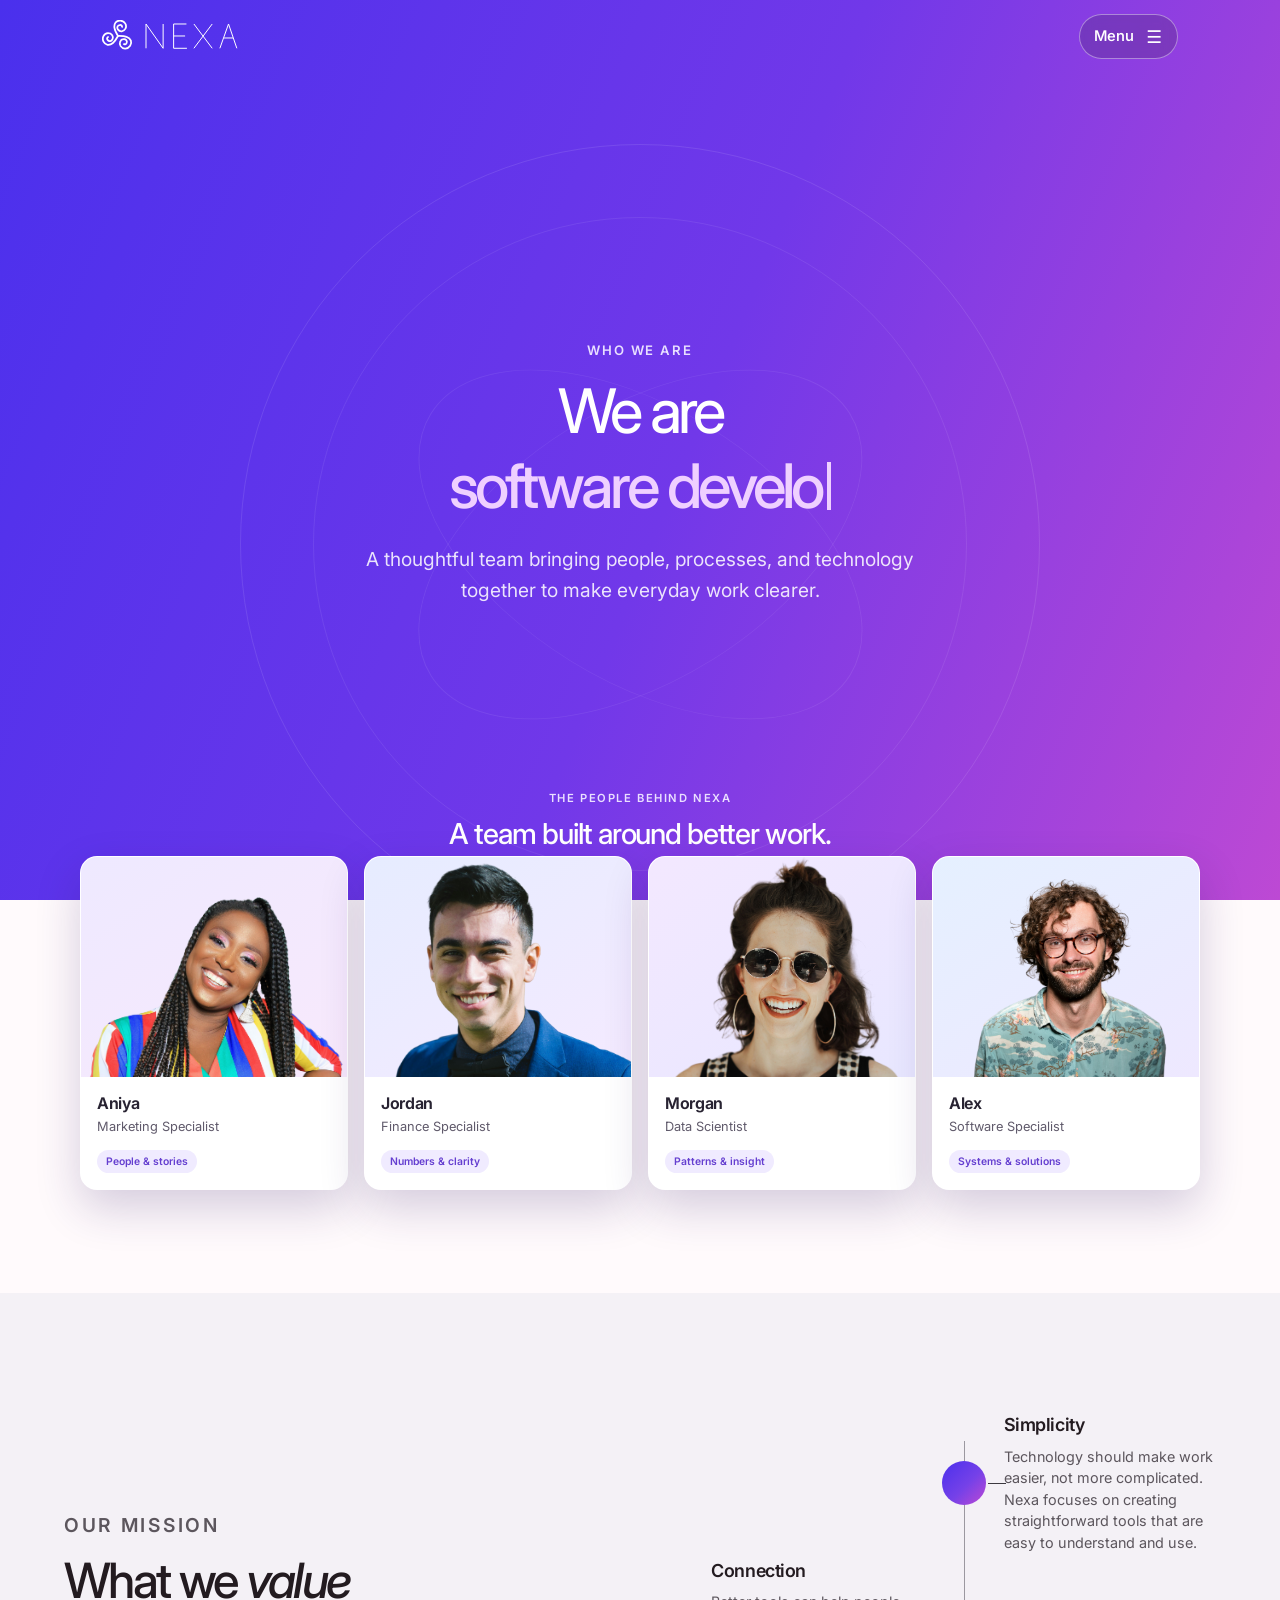
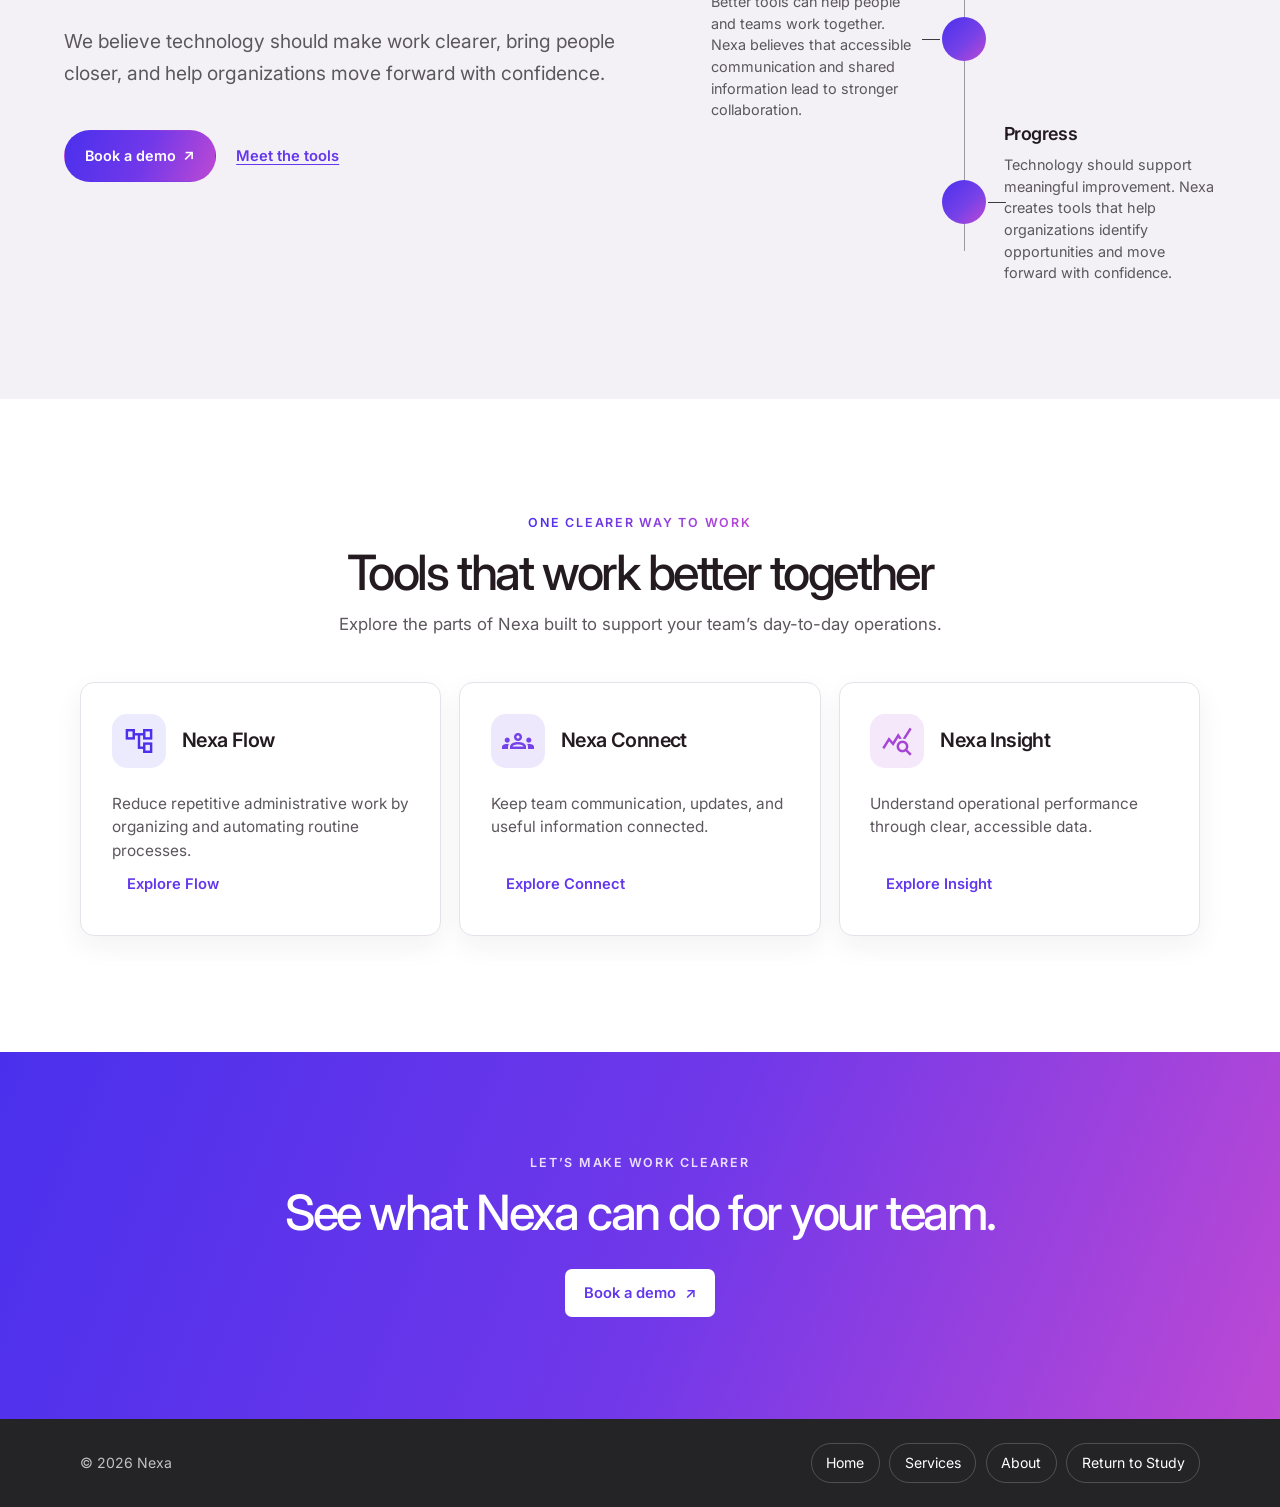
<file: about.html>
<!doctype html>
<html lang="en">
<head>
  <meta charset="utf-8">
  <meta name="viewport" content="width=device-width, initial-scale=1">
  <meta name="theme-color" content="#6335eb">
  <title>About Nexa — Operations, made clearer</title>
  <link rel="preconnect" href="https://fonts.googleapis.com">
  <link rel="preconnect" href="https://fonts.gstatic.com" crossorigin>
  <link href="https://fonts.googleapis.com/css2?family=Inter:wght@400;500;600;700&display=swap" rel="stylesheet">
  <link href="https://fonts.googleapis.com/css2?family=Material+Symbols+Outlined:opsz,wght,FILL,GRAD@20..48,400,0,0" rel="stylesheet">
  <link rel="stylesheet" href="custom.css">
  <script src="script.js" defer></script>
</head>
<body class="about-page">
  <header class="site-header">
    <a class="navbar-brand" href="nexahome.html#top" aria-label="Nexa home">
      <svg class="brand-symbol" viewBox="0 0 100 100" aria-hidden="true">
        <g transform="rotate(18 50 50)" fill="none" stroke="currentColor" stroke-width="5.5" stroke-linecap="butt" stroke-linejoin="round">
          <path d="M50 50C43 44 36 38 32 30 25 17 30 5 42 2 55-1 67 8 65 21c-2 11-13 16-21 10-6-4-6-12 0-15 5-3 10 0 9 5"/>
          <path d="M50 50C43 44 36 38 32 30 25 17 30 5 42 2 55-1 67 8 65 21c-2 11-13 16-21 10-6-4-6-12 0-15 5-3 10 0 9 5" transform="rotate(120 50 50)"/>
          <path d="M50 50C43 44 36 38 32 30 25 17 30 5 42 2 55-1 67 8 65 21c-2 11-13 16-21 10-6-4-6-12 0-15 5-3 10 0 9 5" transform="rotate(240 50 50)"/>
        </g>
      </svg>
      <svg class="brand-wordmark" viewBox="0 0 600 170" role="img" aria-label="NEXA">
        <g fill="none" stroke="currentColor" stroke-width="6" stroke-linecap="butt" stroke-linejoin="miter">
          <path d="M12 12V158 M12 12L115 158 M115 12V158"/>
          <path d="M178 12V158 M178 12H255 M178 84H247 M178 158H258"/>
          <path d="M300 12L410 158 M300 158L410 12"/>
          <path d="M456 158L508 12L558 158 M480 96H535"/>
        </g>
      </svg>
    </a>
    <button class="services-menu-toggle" type="button" aria-expanded="false" aria-controls="services-menu"><span>Menu</span><span class="menu-toggle-icon" aria-hidden="true">☰</span></button>
  </header>
  <main>
    <section class="hero about-hero" id="top" aria-labelledby="about-title">
      <div class="about-hero-copy">
        <p class="about-hero-kicker">Who we are</p>
        <h1 id="about-title">We are <span class="about-role-text" data-about-role aria-hidden="true">software developers</span><span class="about-role-sr">software developers, designers, coders, data analysts, and engineers.</span></h1>
        <p class="about-hero-description">A thoughtful team bringing people, processes, and technology together to make everyday work clearer.</p>
      </div>
      <div class="about-hero-orbit" aria-hidden="true"><span></span><span></span><span></span></div>
    </section>

    <section class="about-team" aria-labelledby="about-team-title">
      <div class="about-team-heading">
        <p class="section-kicker">The people behind Nexa</p>
        <h2 id="about-team-title">A team built around better work.</h2>
      </div>
      <div class="about-team-grid">
        <article class="about-team-card">
          <div class="about-team-portrait"><img src="images/Aniyabg.png" alt="Aniya, Marketing Specialist" loading="eager"></div>
          <div class="about-team-info"><h3>Aniya</h3><p>Marketing Specialist</p><span class="about-team-discipline">People &amp; stories</span></div>
        </article>
        <article class="about-team-card">
          <div class="about-team-portrait"><img src="images/jordannewer.png" alt="Jordan, Finance Specialist" loading="eager"></div>
          <div class="about-team-info"><h3>Jordan</h3><p>Finance Specialist</p><span class="about-team-discipline">Numbers &amp; clarity</span></div>
        </article>
        <article class="about-team-card">
          <div class="about-team-portrait"><img src="images/morgannew.png" alt="Morgan, Data Scientist" loading="eager"></div>
          <div class="about-team-info"><h3>Morgan</h3><p>Data Scientist</p><span class="about-team-discipline">Patterns &amp; insight</span></div>
        </article>
        <article class="about-team-card">
          <div class="about-team-portrait"><img src="images/Alex.png" alt="Alex, Software Specialist" loading="eager"></div>
          <div class="about-team-info"><h3>Alex</h3><p>Software Specialist</p><span class="about-team-discipline">Systems &amp; solutions</span></div>
        </article>
      </div>
    </section>

    <section class="section about about-page-story" id="our-approach" aria-labelledby="mission-title">
      <div class="about-copy">
        <p class="section-kicker">Our mission</p>
        <h2 id="mission-title">What we <em>value</em></h2>
        <p>We believe technology should make work clearer, bring people closer, and help organizations move forward with confidence.</p>
        <div class="actions"><button class="button" type="button">Book a demo</button><a class="text-link" href="#our-products">Meet the tools</a></div>
      </div>
      <ol class="benefit-timeline about-values" aria-label="Nexa values">
        <li class="benefit-point">
          <span class="benefit-dot" aria-hidden="true"></span>
          <div class="benefit-copy"><h3>Simplicity</h3><p>Technology should make work easier, not more complicated. Nexa focuses on creating straightforward tools that are easy to understand and use.</p></div>
        </li>
        <li class="benefit-point">
          <span class="benefit-dot" aria-hidden="true"></span>
          <div class="benefit-copy"><h3>Connection</h3><p>Better tools can help people and teams work together. Nexa believes that accessible communication and shared information lead to stronger collaboration.</p></div>
        </li>
        <li class="benefit-point">
          <span class="benefit-dot" aria-hidden="true"></span>
          <div class="benefit-copy"><h3>Progress</h3><p>Technology should support meaningful improvement. Nexa creates tools that help organizations identify opportunities and move forward with confidence.</p></div>
        </li>
      </ol>
    </section>

    <section class="section about-products" id="our-products" aria-labelledby="about-products-title">
      <p class="section-kicker">One clearer way to work</p>
      <h2 id="about-products-title">Tools that work better together</h2>
      <p class="about-products-intro">Explore the parts of Nexa built to support your team’s day-to-day operations.</p>
      <div class="solution-cards">
        <a class="solution-card" href="services1.html?service=flow">
          <div class="solution-card-heading"><span class="solution-card-icon material-symbols-outlined" aria-hidden="true">account_tree</span><h3>Nexa Flow</h3></div>
          <p>Reduce repetitive administrative work by organizing and automating routine processes.</p>
          <span class="solution-card-link">Explore Flow</span>
        </a>
        <a class="solution-card" href="services1.html?service=connect">
          <div class="solution-card-heading"><span class="solution-card-icon material-symbols-outlined" aria-hidden="true">groups</span><h3>Nexa Connect</h3></div>
          <p>Keep team communication, updates, and useful information connected.</p>
          <span class="solution-card-link">Explore Connect</span>
        </a>
        <a class="solution-card" href="services1.html?service=insight">
          <div class="solution-card-heading"><span class="solution-card-icon material-symbols-outlined" aria-hidden="true">query_stats</span><h3>Nexa Insight</h3></div>
          <p>Understand operational performance through clear, accessible data.</p>
          <span class="solution-card-link">Explore Insight</span>
        </a>
      </div>
    </section>

    <section class="about-page-cta" aria-labelledby="about-cta-title">
      <p class="section-kicker">Let’s make work clearer</p>
      <h2 id="about-cta-title">See what Nexa can do for your team.</h2>
      <button type="button">Book a demo<span aria-hidden="true">↗</span></button>
    </section>
  </main>
  <footer class="site-footer">
    <p>© 2026 Nexa</p>
    <nav aria-label="Footer navigation">
      <a href="nexahome.html#top">Home</a>
      <a href="services1.html">Services</a>
      <a href="about.html">About</a>
      <a href="index.html">Return to Study</a>
    </nav>
  </footer>
  <button class="services-menu-backdrop" type="button" aria-label="Close menu" tabindex="-1"></button>
  <aside class="services-menu-drawer" id="services-menu" aria-label="Site menu" aria-hidden="true" inert>
    <div class="services-menu-heading"><span>Explore Nexa</span><button class="services-menu-close" type="button" aria-label="Close menu">×</button></div>
    <nav class="services-menu-links" aria-label="Main menu">
      <a href="nexahome.html#top" data-close-menu><span>01</span>Home<svg viewBox="0 0 24 24" aria-hidden="true"><path d="M5 12h14m-6-6 6 6-6 6"/></svg></a>
      <a href="services1.html" data-close-menu><span>02</span>Services<svg viewBox="0 0 24 24" aria-hidden="true"><path d="M5 12h14m-6-6 6 6-6 6"/></svg></a>
      <a href="about.html" data-close-menu><span>03</span>About<svg viewBox="0 0 24 24" aria-hidden="true"><path d="M5 12h14m-6-6 6 6-6 6"/></svg></a>
    </nav>
  </aside>
</body>
</html>
</file>
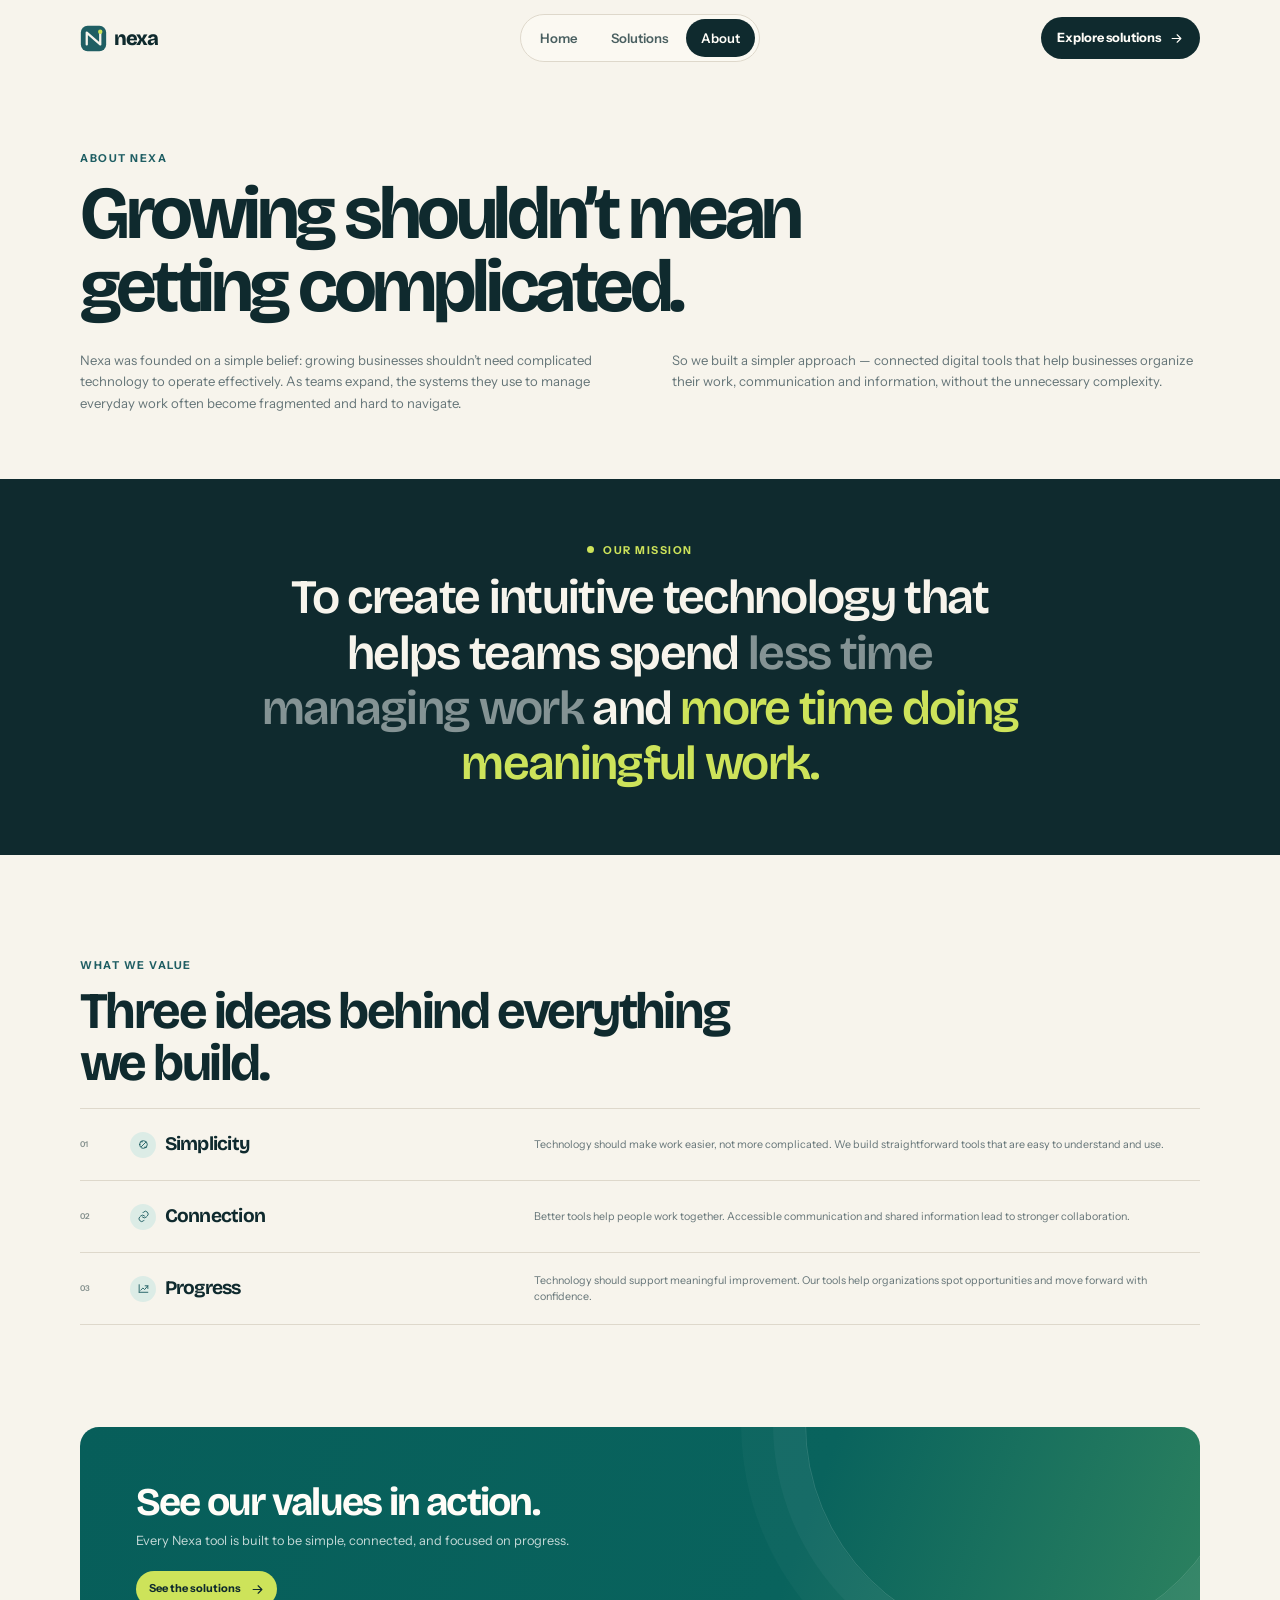
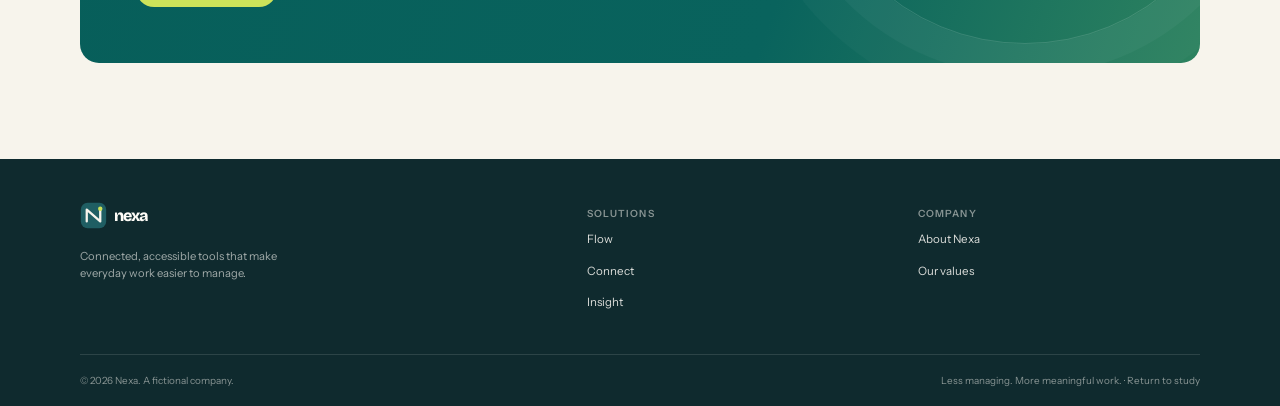
<file: aboutB.html>
<!doctype html>
<html lang="en">
<head>
  <meta charset="utf-8">
  <meta name="viewport" content="width=device-width, initial-scale=1">
  <meta name="theme-color" content="#f7f4ec">
  <meta name="description" content="Meet Nexa and learn about the principles behind our simple, connected tools for growing teams.">
  <title>About Nexa — Growing shouldn’t mean getting complicated</title>
  <link rel="stylesheet" href="websiteb.css">
  <script src="websiteb.js" defer></script>
</head>
<body>
  <svg class="svg-library" aria-hidden="true" focusable="false" style="position:absolute;width:0;height:0;overflow:hidden">
    <symbol id="nexa-mark" viewBox="0 0 32 32"><rect x="1" y="1" width="30" height="30" rx="8" fill="#1f5e63"/><path d="M8 23V9l16 14V8" fill="none" stroke="#f7f4ec" stroke-width="2.7" stroke-linecap="round" stroke-linejoin="round"/><circle cx="24" cy="8" r="2.6" fill="#cde35a"/></symbol>
    <symbol id="nexa-arrow" viewBox="0 0 24 24"><path d="M5 12h14m-6-6 6 6-6 6"/></symbol>
    <symbol id="nexa-simple" viewBox="0 0 24 24"><path d="m8 16 8-8M7 7h3m4 10h3M5 12a7 7 0 1 1 14 0 7 7 0 0 1-14 0Z"/></symbol>
    <symbol id="nexa-link" viewBox="0 0 24 24"><path d="M10 13a5 5 0 0 0 7.1 0l2-2a5 5 0 0 0-7.1-7.1l-1.1 1.1"/><path d="M14 11a5 5 0 0 0-7.1 0l-2 2A5 5 0 0 0 12 20l1.1-1.1"/></symbol>
    <symbol id="nexa-progress" viewBox="0 0 24 24"><path d="M4 19V5m0 14h16"/><path d="m7 15 4-4 3 3 6-7m-5 0h5v5"/></symbol>
  </svg>
  <a class="skip-link" href="#main-content">Skip to content</a>
  <header class="site-header">
    <div class="header-inner">
      <a class="brand" href="websiteb.html" aria-label="Nexa home"><svg class="brand-mark" aria-hidden="true"><use href="#nexa-mark"/></svg><span class="brand-name">nexa</span></a>
      <nav class="desktop-nav" aria-label="Main navigation"><a href="websiteb.html">Home</a><a href="ServicesB.html">Solutions</a><a href="aboutB.html" aria-current="page">About</a></nav>
      <a class="header-action" href="ServicesB.html">Explore solutions <svg aria-hidden="true"><use href="#nexa-arrow"/></svg></a>
      <button class="menu-toggle" type="button" aria-expanded="false" aria-controls="mobile-menu" aria-label="Open navigation menu"><svg aria-hidden="true"><path d="M4 7h16M4 12h16M4 17h16"/></svg></button>
    </div>
    <nav class="mobile-menu" id="mobile-menu" aria-label="Mobile navigation">
      <a href="websiteb.html">Home <svg aria-hidden="true"><use href="#nexa-arrow"/></svg></a>
      <a href="ServicesB.html">Solutions <svg aria-hidden="true"><use href="#nexa-arrow"/></svg></a>
      <a href="aboutB.html" aria-current="page">About <svg aria-hidden="true"><use href="#nexa-arrow"/></svg></a>
      <a href="ServicesB.html">Explore solutions <svg aria-hidden="true"><use href="#nexa-arrow"/></svg></a>
    </nav>
  </header>
  <main id="main-content">
    <section class="about-intro container" aria-labelledby="about-title">
      <div class="reveal">
        <p class="eyebrow">About Nexa</p>
        <h1 id="about-title">Growing shouldn’t mean getting complicated.</h1>
      </div>
      <div class="story-columns">
        <p class="reveal">Nexa was founded on a simple belief: growing businesses shouldn’t need complicated technology to operate effectively. As teams expand, the systems they use to manage everyday work often become fragmented and hard to navigate.</p>
        <p class="reveal">So we built a simpler approach — connected digital tools that help businesses organize their work, communication and information, without the unnecessary complexity.</p>
      </div>
    </section>

    <section class="mission-section" aria-labelledby="mission-title">
      <div class="mission-inner reveal">
        <p class="eyebrow"><span class="eyebrow-dot"></span> Our mission</p>
        <h2 id="mission-title">To create intuitive technology that helps teams spend <span class="mission-muted">less time managing work</span> and <span class="mission-highlight">more time doing meaningful work.</span></h2>
      </div>
    </section>

    <section class="values-section container" id="values" aria-labelledby="values-title">
      <div class="section-heading reveal">
        <p class="eyebrow">What we value</p>
        <h2 id="values-title">Three ideas behind everything we build.</h2>
      </div>
      <div class="values-list">
        <article class="value-row reveal">
          <span class="value-number">01</span>
          <div class="value-heading"><span class="value-icon"><svg aria-hidden="true"><use href="#nexa-simple"/></svg></span><h3>Simplicity</h3></div>
          <p>Technology should make work easier, not more complicated. We build straightforward tools that are easy to understand and use.</p>
        </article>
        <article class="value-row reveal">
          <span class="value-number">02</span>
          <div class="value-heading"><span class="value-icon"><svg aria-hidden="true"><use href="#nexa-link"/></svg></span><h3>Connection</h3></div>
          <p>Better tools help people work together. Accessible communication and shared information lead to stronger collaboration.</p>
        </article>
        <article class="value-row reveal">
          <span class="value-number">03</span>
          <div class="value-heading"><span class="value-icon"><svg aria-hidden="true"><use href="#nexa-progress"/></svg></span><h3>Progress</h3></div>
          <p>Technology should support meaningful improvement. Our tools help organizations spot opportunities and move forward with confidence.</p>
        </article>
      </div>
    </section>

    <div class="container cta-wrap">
      <section class="cta-band reveal" aria-labelledby="about-cta-title">
        <h2 id="about-cta-title">See our values in action.</h2>
        <p>Every Nexa tool is built to be simple, connected, and focused on progress.</p>
        <a class="button button--citrus" href="ServicesB.html">See the solutions <svg aria-hidden="true"><use href="#nexa-arrow"/></svg></a>
      </section>
    </div>
  </main>
  <footer class="site-footer">
    <div class="container">
      <div class="footer-inner">
        <div class="footer-brand-block"><a class="brand footer-brand" href="websiteb.html" aria-label="Nexa home"><svg class="brand-mark" aria-hidden="true"><use href="#nexa-mark"/></svg><span class="brand-name">nexa</span></a><p class="footer-description">Connected, accessible tools that make everyday work easier to manage.</p></div>
        <div class="footer-group"><h2>Solutions</h2><nav class="footer-links" aria-label="Solutions footer links"><a href="ServicesB.html#flow">Flow</a><a href="ServicesB.html#connect">Connect</a><a href="ServicesB.html#insight">Insight</a></nav></div>
        <div class="footer-group"><h2>Company</h2><nav class="footer-links" aria-label="Company footer links"><a href="aboutB.html">About Nexa</a><a href="#values">Our values</a></nav></div>
      </div>
      <div class="footer-bottom"><p>© 2026 Nexa. A fictional company.</p><p>Less managing. More meaningful work. · <a href="index.html">Return to study</a></p></div>
    </div>
  </footer>
</body>
</html>
</file>
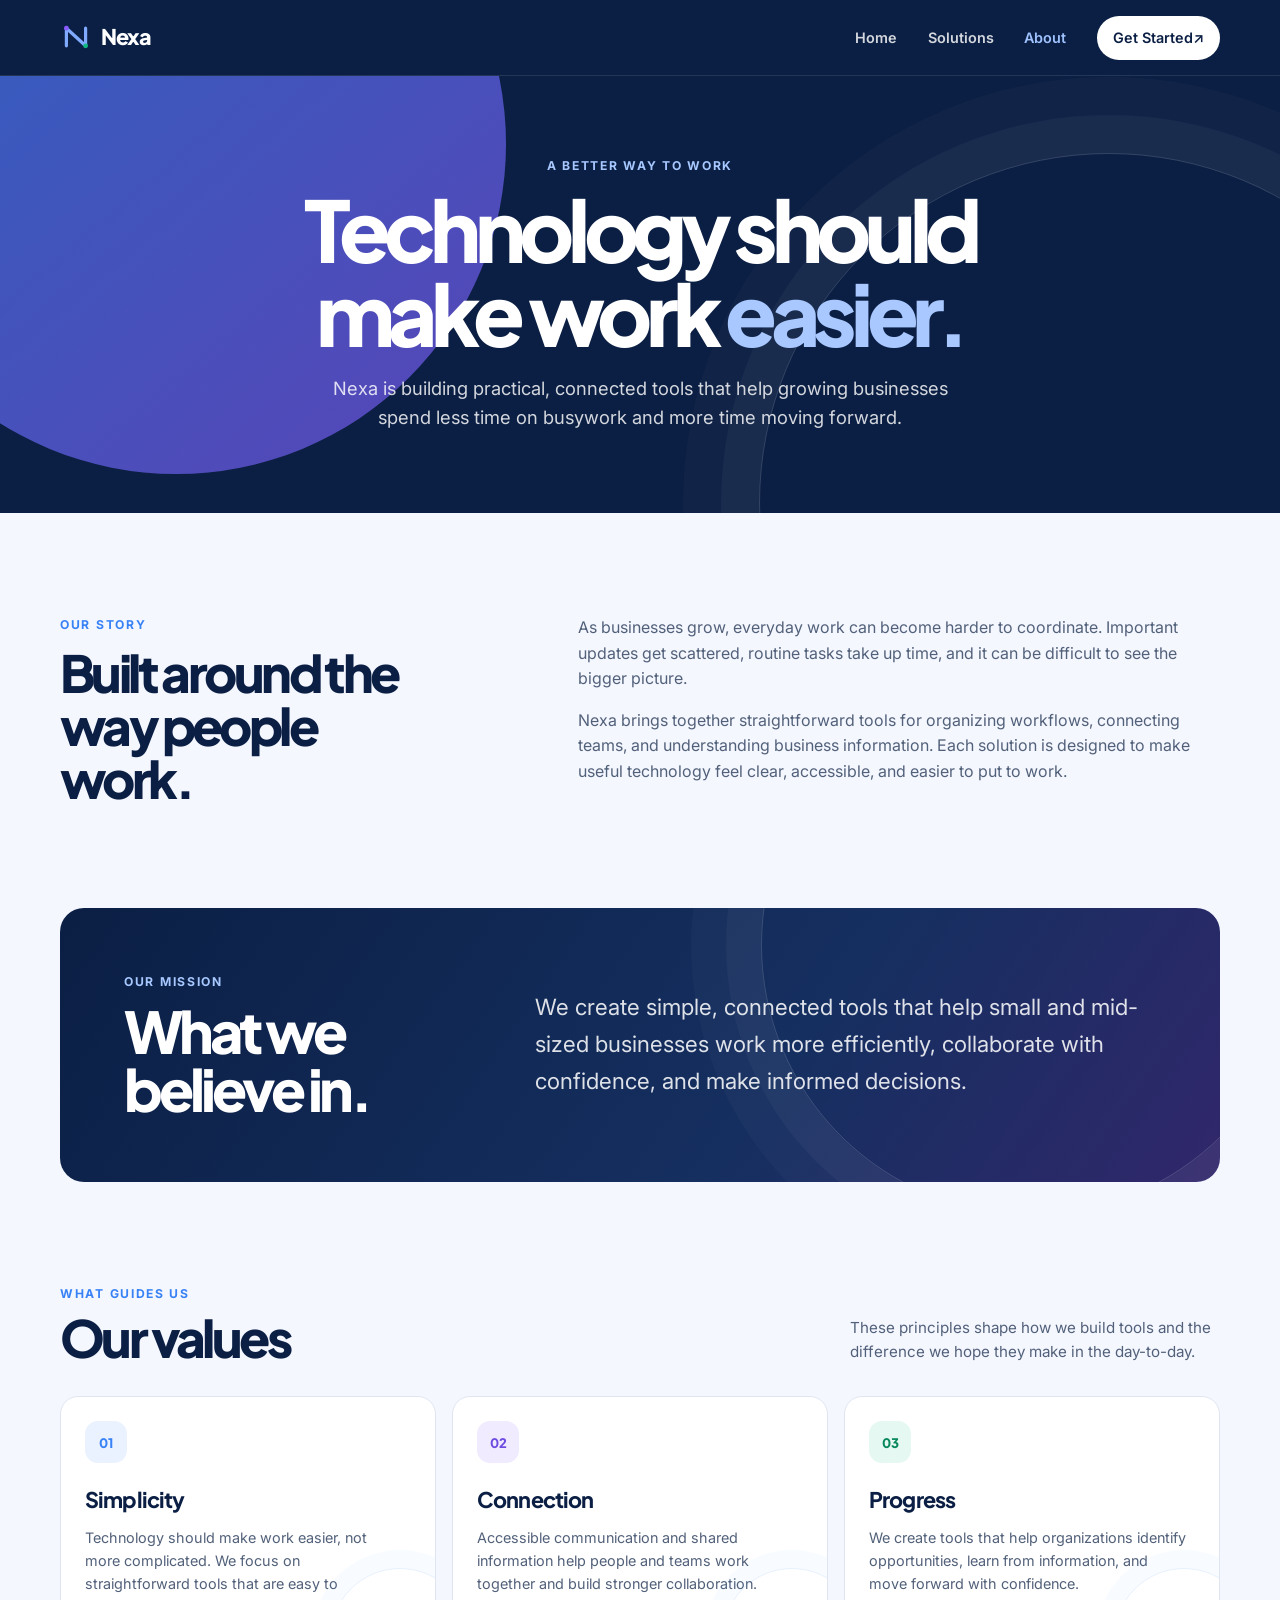
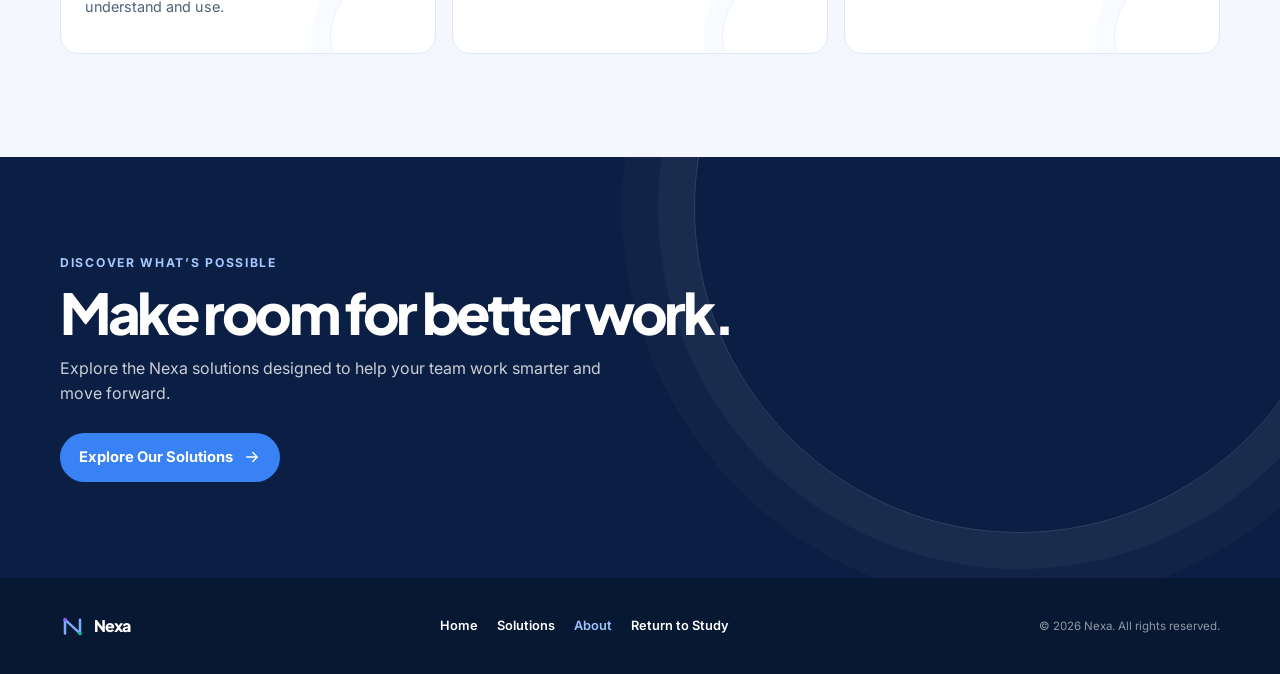
<file: aboutC.html>
<!doctype html>
<html lang="en">
<head>
  <meta charset="utf-8">
  <meta name="viewport" content="width=device-width, initial-scale=1">
  <meta name="theme-color" content="#0b1f44">
  <meta name="description" content="Learn about Nexa’s mission to make technology easier to use and more useful for growing businesses.">
  <title>About Nexa — Better work, made simpler</title>
  <link rel="preconnect" href="https://fonts.googleapis.com">
  <link rel="preconnect" href="https://fonts.gstatic.com" crossorigin>
  <link href="https://fonts.googleapis.com/css2?family=Inter:wght@400;500;600;700&family=Plus+Jakarta+Sans:wght@500;600;700;800&display=swap" rel="stylesheet">
  <style>
    :root {
      color-scheme: light;
      --navy: #0b1f44;
      --blue: #3882f6;
      --purple: #885cff;
      --mint: #10b981;
      --paper: #f5f7ff;
      --white: #fff;
      --muted: #52617a;
      --line: #dfe6f2;
      --container: 1160px;
    }
    *,*::before,*::after { box-sizing: border-box; }
    html { scroll-behavior: smooth; scroll-padding-top: 92px; }
    body { margin: 0; color: var(--navy); background: var(--paper); font-family: Inter,ui-sans-serif,system-ui,-apple-system,BlinkMacSystemFont,"Segoe UI",sans-serif; line-height: 1.6; }
    img,svg { display: block; max-width: 100%; }
    a { color: inherit; }
    .skip-link { position: fixed; z-index: 100; top: .75rem; left: .75rem; padding: .7rem 1rem; border-radius: .6rem; color: var(--white); background: var(--navy); transform: translateY(-160%); }
    .skip-link:focus { transform: translateY(0); }
    .site-header { position: sticky; z-index: 20; top: 0; display: flex; min-height: 76px; align-items: center; justify-content: space-between; gap: 1.5rem; padding: .8rem max(1.25rem,calc((100vw - var(--container))/2)); border-bottom: 1px solid rgba(255,255,255,.1); color: var(--white); background: var(--navy); }
    .brand { display: inline-flex; flex: 0 0 auto; align-items: center; gap: .55rem; color: inherit; font-family: "Plus Jakarta Sans",Inter,sans-serif; font-size: 1.35rem; font-weight: 800; letter-spacing: -.06em; text-decoration: none; }
    .brand-mark { width: 32px; color: #80aaff; }
    .header-links { display: flex; align-items: center; gap: clamp(1rem,2.4vw,2rem); }
    .header-links a { display: inline-flex; min-height: 44px; align-items: center; color: rgba(255,255,255,.82); font-size: .9rem; font-weight: 600; text-decoration: none; transition: color .2s ease; }
    .header-links a:hover,.header-links a[aria-current="page"] { color: #9fc2ff; }
    .header-links .nav-cta { min-height: 44px; padding: .6rem 1rem; border-radius: 999px; color: var(--navy); background: var(--white); }
    .header-links .nav-cta:hover { color: var(--white); background: var(--blue); }
    .menu-toggle { display: none; width: 46px; height: 46px; place-items: center; border: 1px solid rgba(255,255,255,.3); border-radius: 50%; color: var(--white); background: transparent; cursor: pointer; }
    .menu-toggle svg { width: 21px; height: 21px; }
    a:focus-visible,button:focus-visible { outline: 3px solid var(--purple); outline-offset: 4px; }
    .eyebrow { margin: 0 0 .7rem; color: var(--blue); font-size: .76rem; font-weight: 700; letter-spacing: .14em; text-transform: uppercase; }
    h1,h2,h3 { font-family: "Plus Jakarta Sans",Inter,sans-serif; }
    .about-hero { position: relative; display: grid; min-height: 410px; place-items: center; overflow: hidden; padding: 5rem 1.25rem; color: var(--white); background: var(--navy); text-align: center; }
    .about-hero::before,.about-hero::after { position: absolute; content: ""; pointer-events: none; }
    .about-hero::before { top: -60%; left: -12%; width: min(60vw,660px); aspect-ratio: 1; border-radius: 50%; background: linear-gradient(140deg,rgba(56,130,246,.7),rgba(136,92,255,.62)); }
    .about-hero::after { right: -14%; bottom: -78%; width: min(65vw,700px); aspect-ratio: 1; border: 1px solid rgba(255,255,255,.17); border-radius: 50%; box-shadow: 0 0 0 38px rgba(255,255,255,.035),0 0 0 76px rgba(255,255,255,.025); }
    .about-hero-inner { position: relative; z-index: 1; width: min(100%,850px); }
    .about-hero .eyebrow { color: #a7c7ff; }
    .about-hero h1 { margin: 0; font-size: clamp(2.8rem,7vw,5.3rem); font-weight: 800; letter-spacing: -.075em; line-height: .99; }
    .about-hero h1 span { color: #a9c8ff; }
    .about-hero p:not(.eyebrow) { max-width: 630px; margin: 1.2rem auto 0; color: rgba(255,255,255,.82); font-size: clamp(1rem,1.7vw,1.15rem); }
    .story-section { width: min(100% - 2.5rem,var(--container)); margin: auto; padding: clamp(4.5rem,8vw,7rem) 0; }
    .story-grid { display: grid; grid-template-columns: minmax(0,.8fr) minmax(0,1.2fr); align-items: start; gap: clamp(2rem,7vw,7rem); }
    .story-heading h2 { max-width: 390px; margin: 0; font-size: clamp(2.3rem,4vw,3.8rem); font-weight: 800; letter-spacing: -.07em; line-height: 1.04; }
    .story-copy p { margin: 0 0 1rem; color: var(--muted); font-size: 1rem; }
    .story-copy p:last-child { margin-bottom: 0; }
    .mission-section { padding: 0 1.25rem clamp(4.5rem,8vw,7rem); }
    .mission-card { position: relative; display: grid; width: min(100%,var(--container)); grid-template-columns: minmax(0,.7fr) minmax(0,1.3fr); align-items: center; gap: clamp(2rem,6vw,6rem); overflow: hidden; margin: auto; padding: clamp(2.2rem,5vw,4.4rem); border-radius: 24px; color: var(--white); background: linear-gradient(125deg,#0b1f44 0%,#152f60 62%,#31276b 100%); }
    .mission-card::after { position: absolute; top: -85%; right: -7%; width: min(50vw,540px); aspect-ratio: 1; border: 1px solid rgba(255,255,255,.16); border-radius: 50%; box-shadow: 0 0 0 35px rgba(255,255,255,.035),0 0 0 70px rgba(255,255,255,.025); content: ""; pointer-events: none; }
    .mission-label { position: relative; z-index: 1; }
    .mission-label .eyebrow { color: #a7c7ff; }
    .mission-label h2 { margin: 0; font-size: clamp(2.4rem,4.5vw,4.2rem); font-weight: 800; letter-spacing: -.07em; line-height: 1; }
    .mission-copy { position: relative; z-index: 1; }
    .mission-copy p { margin: 0; color: rgba(255,255,255,.86); font-size: clamp(1.1rem,2vw,1.4rem); line-height: 1.65; }
    .values-section { width: min(100% - 2.5rem,var(--container)); margin: auto; padding: 0 0 clamp(4.5rem,8vw,7rem); }
    .values-heading { display: flex; align-items: end; justify-content: space-between; gap: 2rem; margin-bottom: 2rem; }
    .values-heading .eyebrow { margin-bottom: .45rem; }
    .values-heading h2 { margin: 0; font-size: clamp(2.2rem,4vw,3.5rem); font-weight: 800; letter-spacing: -.07em; line-height: 1.05; }
    .values-heading > p { max-width: 370px; margin: 0; color: var(--muted); font-size: .95rem; }
    .values-grid { display: grid; grid-template-columns: repeat(3,minmax(0,1fr)); gap: 1rem; }
    .value-card { position: relative; min-height: 258px; overflow: hidden; padding: 1.5rem; border: 1px solid var(--line); border-radius: 18px; background: var(--white); transition: transform .25s ease,box-shadow .25s ease; }
    .value-card:hover { box-shadow: 0 18px 34px rgba(11,31,68,.08); transform: translateY(-4px); }
    .value-card::after { position: absolute; right: -35px; bottom: -55px; width: 140px; aspect-ratio: 1; border: 1px solid rgba(56,130,246,.12); border-radius: 50%; box-shadow: 0 0 0 18px rgba(56,130,246,.035); content: ""; }
    .value-number { display: grid; width: 42px; height: 42px; place-items: center; margin-bottom: 1.25rem; border-radius: 13px; color: var(--blue); background: #eaf2ff; font-family: "Plus Jakarta Sans",Inter,sans-serif; font-size: .82rem; font-weight: 800; }
    .value-card:nth-child(2) .value-number { color: #6f4ce1; background: #f0ebff; }.value-card:nth-child(3) .value-number { color: #07875d; background: #e5f8f1; }
    .value-card h3 { margin: 0 0 .5rem; font-size: 1.35rem; font-weight: 750; letter-spacing: -.04em; }
    .value-card p { max-width: 320px; margin: 0; color: var(--muted); font-size: .9rem; }
    .closing-cta { position: relative; overflow: hidden; padding: clamp(3.5rem,8vw,6rem) 1.25rem; color: var(--white); background: var(--navy); }
    .closing-cta::after { position: absolute; top: -65%; right: -5%; width: min(60vw,650px); aspect-ratio: 1; border: 1px solid rgba(255,255,255,.15); border-radius: 50%; box-shadow: 0 0 0 36px rgba(255,255,255,.035),0 0 0 72px rgba(255,255,255,.025); content: ""; pointer-events: none; }
    .closing-inner { position: relative; z-index: 1; width: min(100%,var(--container)); margin: auto; }
    .closing-inner .eyebrow { color: #a7c7ff; }
    .closing-inner h2 { max-width: 700px; margin: 0; font-size: clamp(2.1rem,4.4vw,3.8rem); font-weight: 800; letter-spacing: -.06em; line-height: 1.06; }
    .closing-inner p:not(.eyebrow) { max-width: 570px; margin: .8rem 0 1.6rem; color: rgba(255,255,255,.78); }
    .button { display: inline-flex; min-height: 48px; align-items: center; justify-content: center; gap: .6rem; padding: .75rem 1.15rem; border: 1px solid transparent; border-radius: 999px; color: var(--white); background: var(--blue); font-size: .92rem; font-weight: 700; text-decoration: none; transition: transform .25s ease,box-shadow .25s ease,background .25s ease; }
    .button:hover { background: var(--purple); box-shadow: 0 10px 24px rgba(56,130,246,.23); transform: translateY(-2px); }
    .button svg { width: 18px; height: 18px; }
    .site-footer { display: flex; min-height: 96px; align-items: center; justify-content: space-between; gap: 1rem; padding: 1.2rem max(1.25rem,calc((100vw - var(--container))/2)); color: rgba(255,255,255,.72); background: #071832; }
    .footer-brand { display: inline-flex; align-items: center; gap: .55rem; color: var(--white); font-family: "Plus Jakarta Sans",Inter,sans-serif; font-size: 1rem; font-weight: 800; letter-spacing: -.06em; text-decoration: none; }.footer-brand .brand-mark { width: 25px; }
    .footer-links { display: flex; flex-wrap: wrap; gap: 1.2rem; }.footer-links a { display: inline-flex; min-height: 44px; align-items: center; color: var(--white); font-size: .8rem; font-weight: 600; text-decoration: none; }.footer-links a:hover,.footer-links a[aria-current="page"] { color: #9fc2ff; }
    .copyright { color: rgba(255,255,255,.55); font-size: .72rem; }
    html.js-motion .reveal:not(.is-visible) { opacity: 0; transform: translateY(18px); }.reveal { transition: opacity .55s ease,transform .55s ease; }
    @media (max-width: 760px) {
      .about-hero { min-height: 370px; }.about-hero::before { left: -25%; width: 70vw; }.about-hero::after { right: -35%; width: 75vw; }
      .story-grid { grid-template-columns: 1fr; gap: 1.4rem; }.story-heading h2 { max-width: 520px; }
      .mission-card { grid-template-columns: 1fr; gap: 1.3rem; padding: 2rem; }.mission-card::after { top: -36%; right: -23%; width: 58vw; }
      .values-heading { align-items: start; flex-direction: column; gap: .75rem; }.values-grid { grid-template-columns: 1fr; }.value-card { min-height: 0; padding: 1.3rem; }.value-number { margin-bottom: .9rem; }
      .site-footer { flex-direction: column; justify-content: center; gap: .7rem; padding: 1.2rem 1rem; text-align: center; }.footer-links { justify-content: center; gap: 1rem; }
    }
    @media (max-width: 700px) {
      html { scroll-padding-top: 74px; }
      .site-header { min-height: 68px; padding-inline: 1rem; }.menu-toggle { display: grid; }
      .header-links { position: absolute; top: calc(100% + 1px); right: 0; left: 0; display: none; align-items: stretch; gap: 0; padding: .5rem 1rem 1rem; border-bottom: 1px solid rgba(255,255,255,.12); background: var(--navy); box-shadow: 0 16px 24px rgba(11,31,68,.2); }
      .header-links.is-open { display: grid; }.header-links a { min-height: 48px; padding-inline: .25rem; }.header-links .nav-cta { justify-content: center; margin-top: .5rem; color: var(--navy); background: var(--white); }
      .about-hero { min-height: 340px; padding: 4.5rem 1.1rem; }.about-hero h1 { font-size: clamp(2.7rem,12vw,4.2rem); }
      .story-section,.values-section { width: min(100% - 2rem,var(--container)); }.story-section { padding-block: 3.7rem; }
      .mission-section { padding: 0 1rem 3.7rem; }.mission-card { border-radius: 18px; }.mission-copy p { font-size: 1rem; }
      .values-section { padding-bottom: 3.7rem; }.values-heading > p { font-size: .9rem; }
    }
    @media (prefers-reduced-motion: reduce) {
      *,*::before,*::after { scroll-behavior: auto !important; animation-duration: .01ms !important; animation-iteration-count: 1 !important; transition-duration: .01ms !important; }
      html.js-motion .reveal:not(.is-visible) { opacity: 1; transform: none; }
    }
  </style>
</head>
<body>
  <a class="skip-link" href="#main-content">Skip to content</a>
  <header class="site-header">
    <a class="brand" href="websitec.html" aria-label="Nexa home"><svg class="brand-mark" viewBox="0 0 40 40" fill="none" aria-hidden="true"><path d="M8 31V9l24 22V9" stroke="currentColor" stroke-width="4" stroke-linecap="round" stroke-linejoin="round"/><circle cx="8" cy="9" r="3" fill="#885cff"/><circle cx="32" cy="31" r="3" fill="#10b981"/></svg><span>Nexa</span></a>
    <button class="menu-toggle" type="button" aria-expanded="false" aria-controls="primary-navigation" aria-label="Open navigation menu"><svg viewBox="0 0 24 24" fill="none" stroke="currentColor" stroke-width="1.8" stroke-linecap="round" aria-hidden="true"><path d="M4 7h16M4 12h16M4 17h16"/></svg></button>
    <nav class="header-links" id="primary-navigation" aria-label="Main navigation"><a href="websitec.html">Home</a><a href="ServicesC.html">Solutions</a><a href="aboutC.html" aria-current="page">About</a><a class="nav-cta" href="ServicesC.html#flow">Get Started <span aria-hidden="true">↗</span></a></nav>
  </header>
  <main id="main-content">
    <section class="about-hero" aria-labelledby="about-title">
      <div class="about-hero-inner reveal">
        <p class="eyebrow">A better way to work</p>
        <h1 id="about-title">Technology should make work <span>easier.</span></h1>
        <p>Nexa is building practical, connected tools that help growing businesses spend less time on busywork and more time moving forward.</p>
      </div>
    </section>

    <section class="story-section" aria-labelledby="story-title">
      <div class="story-grid">
        <div class="story-heading reveal">
          <p class="eyebrow">Our story</p>
          <h2 id="story-title">Built around the way people work.</h2>
        </div>
        <div class="story-copy reveal">
          <p>As businesses grow, everyday work can become harder to coordinate. Important updates get scattered, routine tasks take up time, and it can be difficult to see the bigger picture.</p>
          <p>Nexa brings together straightforward tools for organizing workflows, connecting teams, and understanding business information. Each solution is designed to make useful technology feel clear, accessible, and easier to put to work.</p>
        </div>
      </div>
    </section>

    <section class="mission-section" aria-labelledby="mission-title">
      <div class="mission-card reveal">
        <div class="mission-label">
          <p class="eyebrow">Our mission</p>
          <h2 id="mission-title">What we<br>believe in.</h2>
        </div>
        <div class="mission-copy">
          <p>We create simple, connected tools that help small and mid-sized businesses work more efficiently, collaborate with confidence, and make informed decisions.</p>
        </div>
      </div>
    </section>

    <section class="values-section" aria-labelledby="values-title">
      <div class="values-heading reveal">
        <div><p class="eyebrow">What guides us</p><h2 id="values-title">Our values</h2></div>
        <p>These principles shape how we build tools and the difference we hope they make in the day-to-day.</p>
      </div>
      <div class="values-grid">
        <article class="value-card reveal">
          <span class="value-number" aria-hidden="true">01</span>
          <h3>Simplicity</h3>
          <p>Technology should make work easier, not more complicated. We focus on straightforward tools that are easy to understand and use.</p>
        </article>
        <article class="value-card reveal">
          <span class="value-number" aria-hidden="true">02</span>
          <h3>Connection</h3>
          <p>Accessible communication and shared information help people and teams work together and build stronger collaboration.</p>
        </article>
        <article class="value-card reveal">
          <span class="value-number" aria-hidden="true">03</span>
          <h3>Progress</h3>
          <p>We create tools that help organizations identify opportunities, learn from information, and move forward with confidence.</p>
        </article>
      </div>
    </section>

    <section class="closing-cta" aria-labelledby="closing-title">
      <div class="closing-inner reveal">
        <p class="eyebrow">Discover what’s possible</p>
        <h2 id="closing-title">Make room for better work.</h2>
        <p>Explore the Nexa solutions designed to help your team work smarter and move forward.</p>
        <a class="button" href="ServicesC.html">Explore Our Solutions <svg viewBox="0 0 24 24" fill="none" stroke="currentColor" stroke-width="1.8" stroke-linecap="round" aria-hidden="true"><path d="M5 12h14m-6-6 6 6-6 6"/></svg></a>
      </div>
    </section>
  </main>
  <footer class="site-footer">
    <a class="footer-brand" href="websitec.html" aria-label="Nexa home"><svg class="brand-mark" viewBox="0 0 40 40" fill="none" aria-hidden="true"><path d="M8 31V9l24 22V9" stroke="currentColor" stroke-width="4" stroke-linecap="round" stroke-linejoin="round"/><circle cx="8" cy="9" r="3" fill="#885cff"/><circle cx="32" cy="31" r="3" fill="#10b981"/></svg><span>Nexa</span></a>
    <nav class="footer-links" aria-label="Footer navigation"><a href="websitec.html">Home</a><a href="ServicesC.html">Solutions</a><a href="aboutC.html" aria-current="page">About</a><a href="index.html">Return to Study</a></nav>
    <span class="copyright">© 2026 Nexa. All rights reserved.</span>
  </footer>
  <script>
    (() => {
      const menuButton = document.querySelector(".menu-toggle");
      const navigation = document.querySelector("#primary-navigation");
      if (menuButton && navigation) {
        const closeMenu = () => {
          menuButton.setAttribute("aria-expanded", "false");
          menuButton.setAttribute("aria-label", "Open navigation menu");
          navigation.classList.remove("is-open");
        };
        menuButton.addEventListener("click", () => {
          const isOpen = menuButton.getAttribute("aria-expanded") !== "true";
          menuButton.setAttribute("aria-expanded", String(isOpen));
          menuButton.setAttribute("aria-label", isOpen ? "Close navigation menu" : "Open navigation menu");
          navigation.classList.toggle("is-open", isOpen);
        });
        navigation.querySelectorAll("a").forEach((link) => link.addEventListener("click", closeMenu));
        document.addEventListener("keydown", (event) => {
          if (event.key === "Escape" && menuButton.getAttribute("aria-expanded") === "true") {
            closeMenu();
            menuButton.focus();
          }
        });
      }
      const reducedMotion = window.matchMedia("(prefers-reduced-motion: reduce)");
      const revealItems = document.querySelectorAll(".reveal");
      if (reducedMotion.matches || !("IntersectionObserver" in window)) {
        revealItems.forEach((item) => item.classList.add("is-visible"));
        return;
      }
      document.documentElement.classList.add("js-motion");
      const observer = new IntersectionObserver((entries, currentObserver) => {
        entries.forEach((entry) => {
          if (!entry.isIntersecting) return;
          entry.target.classList.add("is-visible");
          currentObserver.unobserve(entry.target);
        });
      }, { threshold: .12 });
      revealItems.forEach((item) => observer.observe(item));
    })();
  </script>
</body>
</html>
</file>
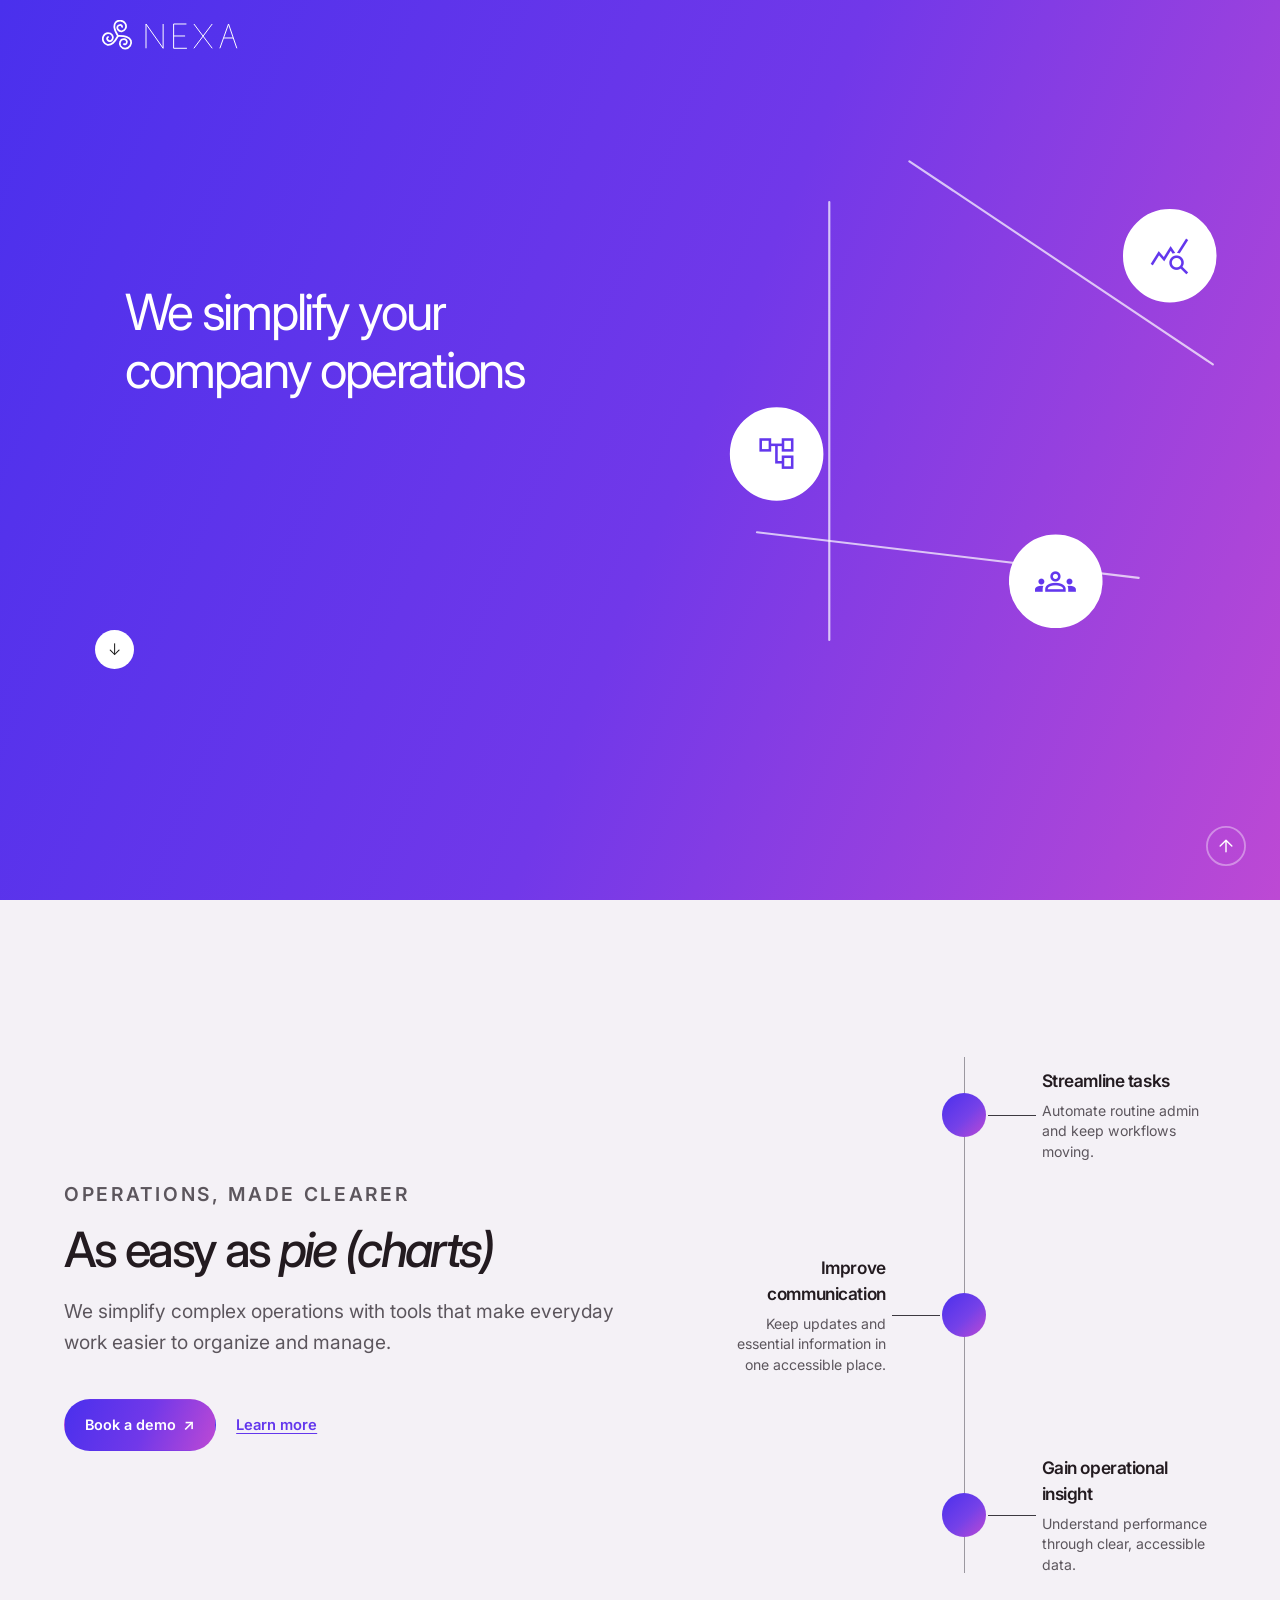
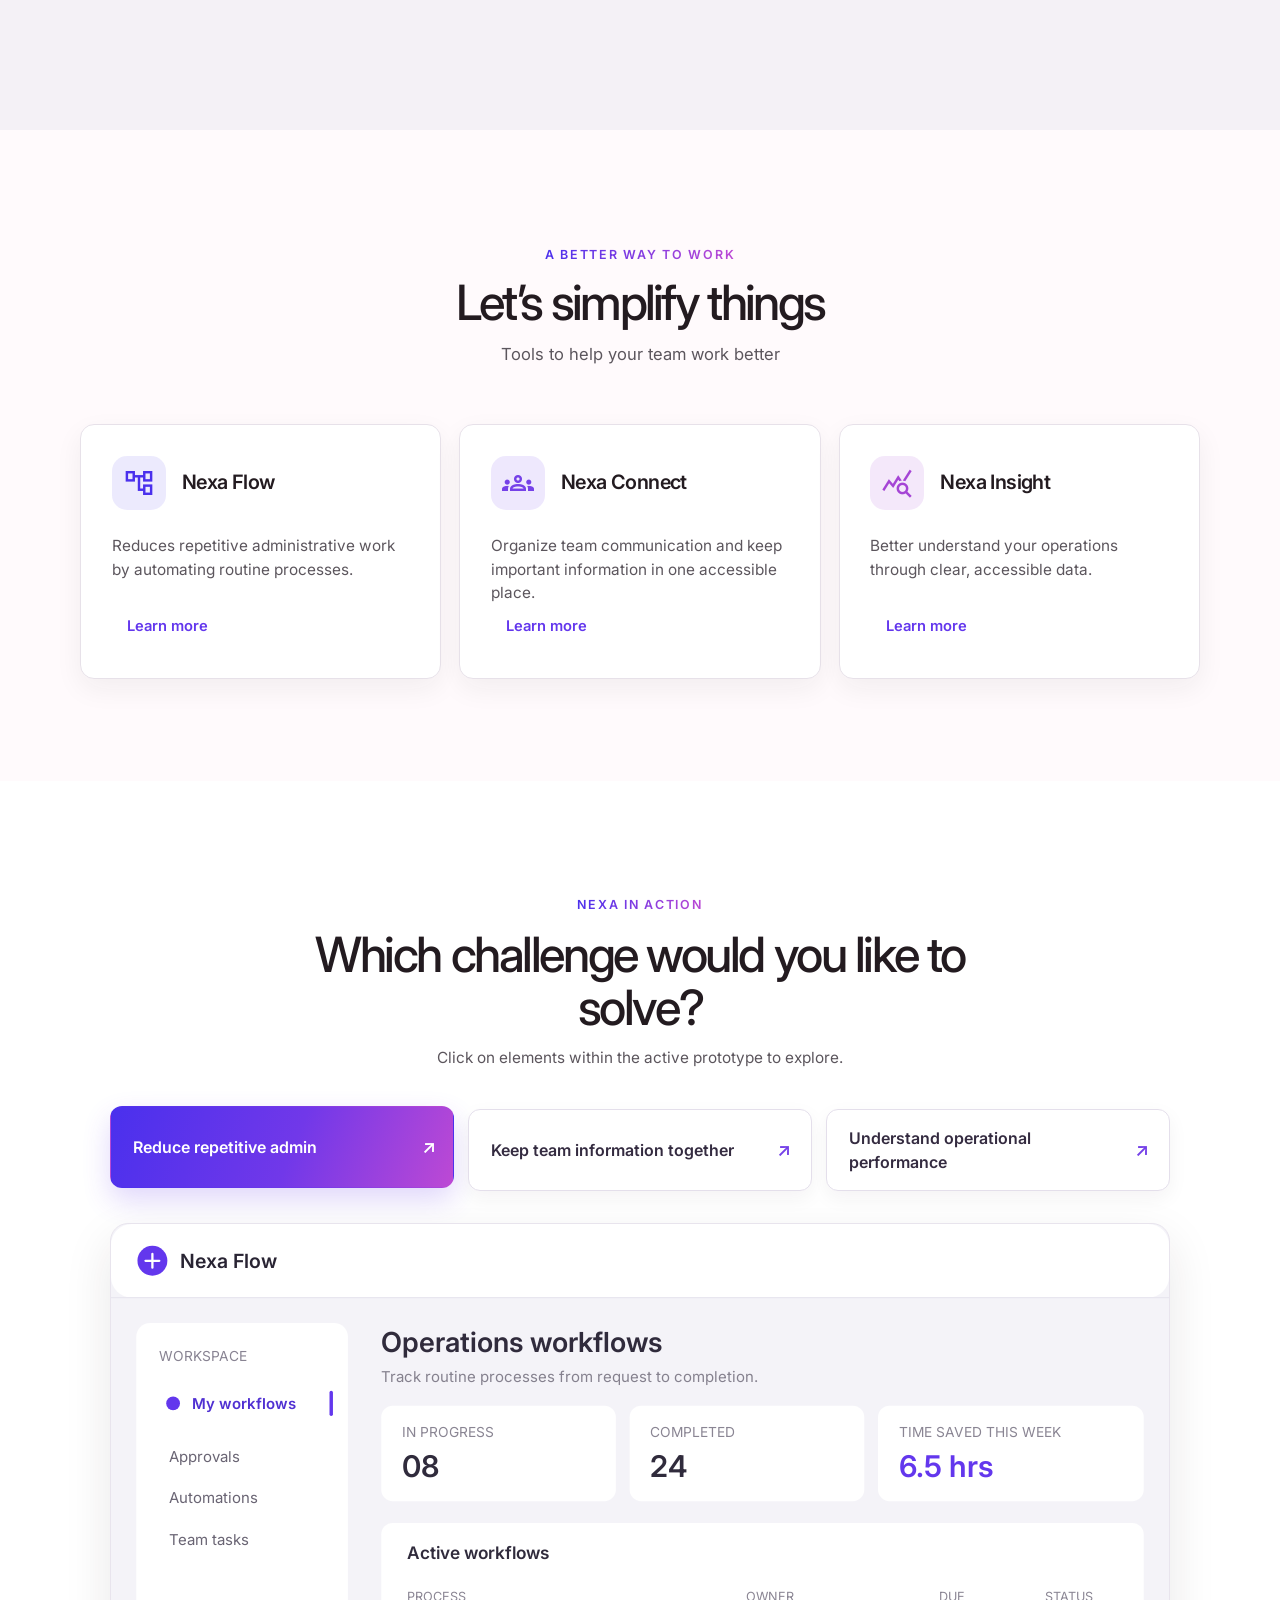
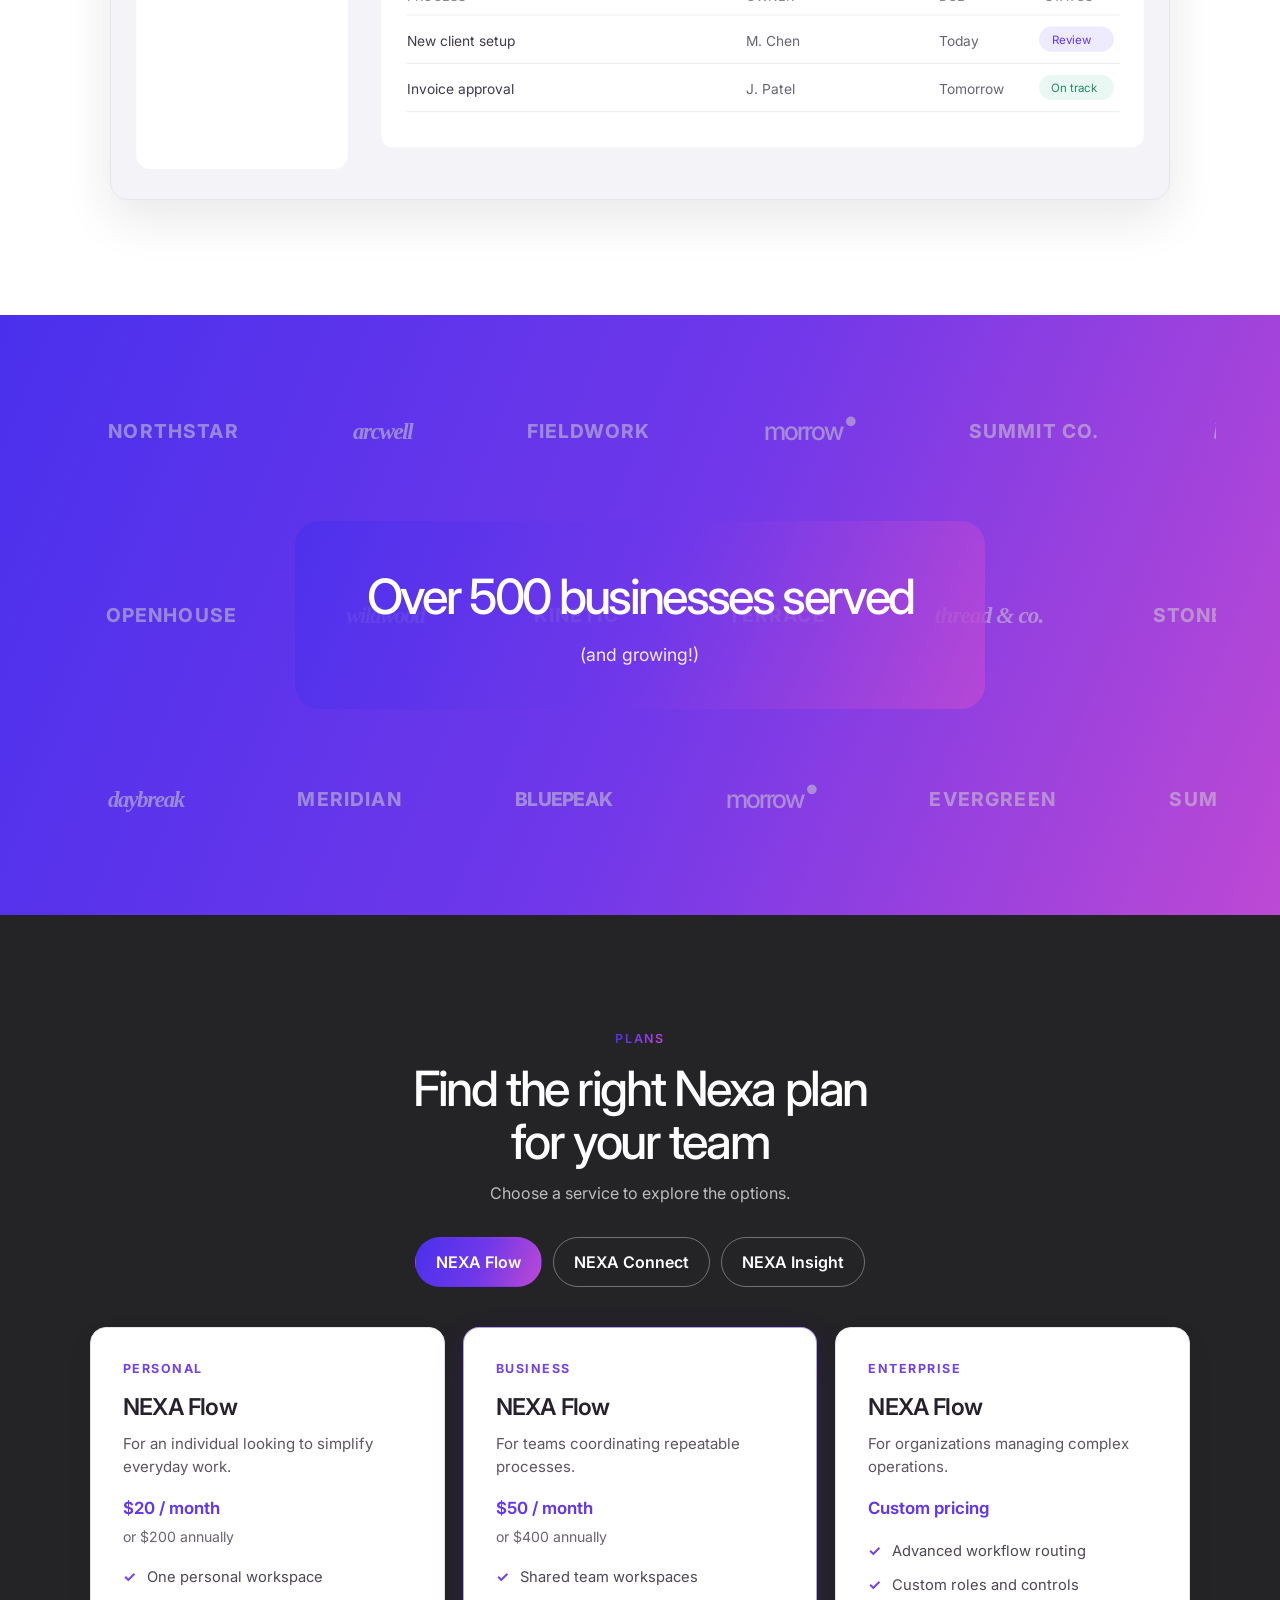
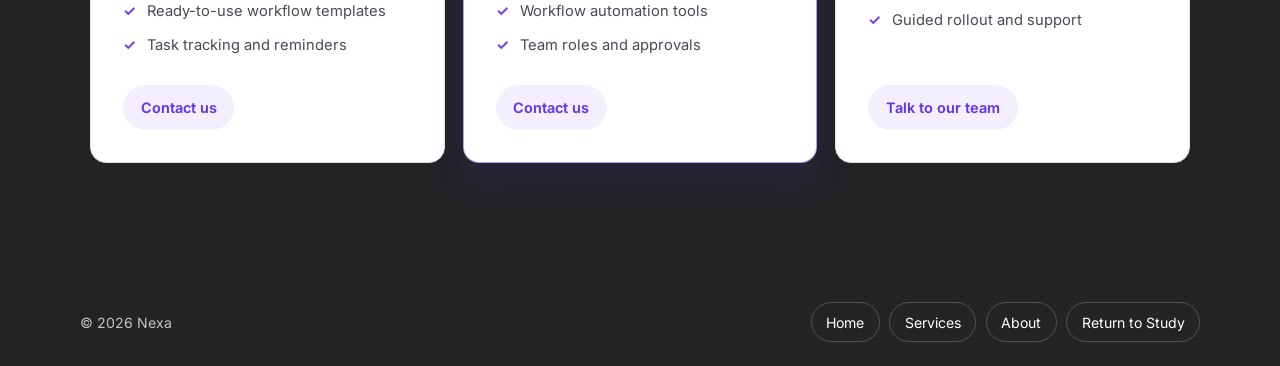
<file: nexahome.html>
<!doctype html>
<html lang="en">
<head>
  <meta charset="utf-8">
  <meta name="viewport" content="width=device-width, initial-scale=1">
  <meta name="theme-color" content="#6335eb">
  <title>Nexa — Digital tools to help your company grow</title>
  <link rel="preconnect" href="https://fonts.googleapis.com">
  <link rel="preconnect" href="https://fonts.gstatic.com" crossorigin>
  <link href="https://fonts.googleapis.com/css2?family=Inter:wght@400;500;600;700&display=swap" rel="stylesheet">
  <link href="https://fonts.googleapis.com/css2?family=Material+Symbols+Outlined:opsz,wght,FILL,GRAD@20..48,400,0,0" rel="stylesheet">
  <link rel="stylesheet" href="custom.css">
  <script src="script.js" defer></script>
</head>
<body class="home-page">
  <header class="site-header">
    <a class="navbar-brand" href="#top" aria-label="Nexa home">
      <svg class="brand-symbol" viewBox="0 0 100 100" aria-hidden="true">
        <defs><linearGradient id="nexa-home-symbol-gradient" x1="0" y1="0" x2="1" y2="1"><stop offset="0%" stop-color="#4a30ed"/><stop offset="53%" stop-color="#7138e9"/><stop offset="100%" stop-color="#bd49d4"/></linearGradient></defs>
        <g transform="rotate(18 50 50)" fill="none" stroke="currentColor" stroke-width="5.5" stroke-linecap="butt" stroke-linejoin="round">
          <path d="M50 50C43 44 36 38 32 30 25 17 30 5 42 2 55-1 67 8 65 21c-2 11-13 16-21 10-6-4-6-12 0-15 5-3 10 0 9 5"/>
          <path d="M50 50C43 44 36 38 32 30 25 17 30 5 42 2 55-1 67 8 65 21c-2 11-13 16-21 10-6-4-6-12 0-15 5-3 10 0 9 5" transform="rotate(120 50 50)"/>
          <path d="M50 50C43 44 36 38 32 30 25 17 30 5 42 2 55-1 67 8 65 21c-2 11-13 16-21 10-6-4-6-12 0-15 5-3 10 0 9 5" transform="rotate(240 50 50)"/>
        </g>
      </svg>
      <svg class="brand-wordmark" viewBox="0 0 600 170" role="img" aria-label="NEXA">
        <defs><linearGradient id="nexa-home-wordmark-gradient" x1="0" y1="0" x2="1" y2="1"><stop offset="0%" stop-color="#4a30ed"/><stop offset="53%" stop-color="#7138e9"/><stop offset="100%" stop-color="#bd49d4"/></linearGradient></defs>
        <g fill="none" stroke="currentColor" stroke-width="6" stroke-linecap="butt" stroke-linejoin="miter">
          <path d="M12 12V158 M12 12L115 158 M115 12V158"/>
          <path d="M178 12V158 M178 12H255 M178 84H247 M178 158H258"/>
          <path d="M300 12L410 158 M300 158L410 12"/>
          <path d="M456 158L508 12L558 158 M480 96H535"/>
        </g>
      </svg>
    </a>
    <button class="services-menu-toggle home-menu-toggle" type="button" aria-expanded="false" aria-controls="services-menu"><span>Menu</span><span class="menu-toggle-icon" aria-hidden="true">☰</span></button>
  </header>
  <main>
    <section class="hero" id="top" aria-labelledby="hero-title">
      <svg class="hero-geometry" viewBox="0 0 700 950" preserveAspectRatio="none" aria-hidden="true">
        <g class="geometry-lines" fill="none" stroke="rgba(255,255,255,.7)" stroke-width="1">
          <line class="geometry-line geometry-line-one" x1="56" y1="100" x2="690" y2="100">
            <animate attributeName="x1" from="56" to="600" begin=".7s" dur="2.3s" fill="freeze"/>
            <animate attributeName="y1" from="100" to="120" begin=".7s" dur="2.3s" fill="freeze"/>
            <animate attributeName="x2" from="690" to="600" begin=".7s" dur="2.3s" fill="freeze"/>
            <animate attributeName="y2" from="100" to="780" begin=".7s" dur="2.3s" fill="freeze"/>
            <animate attributeName="stroke-width" from="1" to="5.5" begin=".7s" dur="2.3s" fill="freeze"/>
          </line>
          <line class="geometry-line geometry-line-two" x1="210" y1="185" x2="210" y2="676">
            <animate attributeName="x1" from="210" to="100" begin=".7s" dur="2.3s" fill="freeze"/>
            <animate attributeName="y1" from="185" to="120" begin=".7s" dur="2.3s" fill="freeze"/>
            <animate attributeName="x2" from="210" to="100" begin=".7s" dur="2.3s" fill="freeze"/>
            <animate attributeName="y2" from="676" to="780" begin=".7s" dur="2.3s" fill="freeze"/>
            <animate attributeName="stroke-width" from="1" to="5.5" begin=".7s" dur="2.3s" fill="freeze"/>
          </line>
          <line class="geometry-line geometry-line-three" x1="14" y1="875" x2="580" y2="546">
            <animate attributeName="x1" from="14" to="170" begin=".7s" dur="2.3s" fill="freeze"/>
            <animate attributeName="y1" from="875" to="120" begin=".7s" dur="2.3s" fill="freeze"/>
            <animate attributeName="x2" from="580" to="530" begin=".7s" dur="2.3s" fill="freeze"/>
            <animate attributeName="y2" from="546" to="780" begin=".7s" dur="2.3s" fill="freeze"/>
            <animate attributeName="stroke-width" from="1" to="5.5" begin=".7s" dur="2.3s" fill="freeze"/>
          </line>
        </g>
        <g class="hero-node hero-node-laptop">
          <circle class="node-ring" cx="100" cy="480" r="58" fill="#fff" stroke="#fff" stroke-width="3"/>
          <foreignObject class="node-icon material-icon-wrap" x="64" y="444" width="72" height="72"><span xmlns="http://www.w3.org/1999/xhtml" class="material-symbols-outlined">account_tree</span></foreignObject>
        </g>
        <g class="hero-node hero-node-data">
          <circle class="node-ring" cx="455" cy="642" r="58" fill="#fff" stroke="#fff" stroke-width="3"/>
          <foreignObject class="node-icon material-icon-wrap" x="419" y="606" width="72" height="72"><span xmlns="http://www.w3.org/1999/xhtml" class="material-symbols-outlined">groups</span></foreignObject>
        </g>
        <g class="hero-node hero-node-message">
          <circle class="node-ring node-ring-filled" cx="600" cy="228" r="58" fill="#fff" stroke="#fff" stroke-width="3"/>
          <foreignObject class="node-icon material-icon-wrap" x="564" y="192" width="72" height="72"><span xmlns="http://www.w3.org/1999/xhtml" class="material-symbols-outlined">query_stats</span></foreignObject>
        </g>
      </svg>
      <div class="hero-copy">
        <h1 class="tagline" id="hero-title">We simplify your<br>company operations</h1>
      </div>
      <a class="scroll-cue" href="#about" aria-label="Scroll to learn about Nexa">↓</a>
    </section>

    <section class="section about" id="about">
      <div class="about-copy">
        <p class="section-kicker">Operations, made clearer</p>
        <h2>As easy as <em>pie (charts)</em></h2>
        <p>We simplify complex operations with tools that make everyday work easier to organize and manage.</p>
        <div class="actions"><button class="button" type="button">Book a demo</button><a class="text-link" href="about.html">Learn more</a></div>
      </div>
      <ol class="benefit-timeline" aria-label="Benefits of Nexa">
        <li class="benefit-point">
          <span class="benefit-dot" aria-hidden="true"></span>
          <div class="benefit-copy"><h3>Streamline tasks</h3><p>Automate routine admin and keep workflows moving.</p></div>
        </li>
        <li class="benefit-point">
          <span class="benefit-dot" aria-hidden="true"></span>
          <div class="benefit-copy"><h3>Improve communication</h3><p>Keep updates and essential information in one accessible place.</p></div>
        </li>
        <li class="benefit-point">
          <span class="benefit-dot" aria-hidden="true"></span>
          <div class="benefit-copy"><h3>Gain operational insight</h3><p>Understand performance through clear, accessible data.</p></div>
        </li>
      </ol>
    </section>

    <section class="section intro" id="solutions">
      <p class="section-kicker">A better way to work</p>
      <h2>Let’s simplify things</h2>
      <p>Tools to help your team work better</p>
      <div class="solution-cards">
        <a class="solution-card" href="services1.html?service=flow">
          <div class="solution-card-heading"><span class="solution-card-icon material-symbols-outlined" aria-hidden="true">account_tree</span><h3>Nexa Flow</h3></div>
          <p>Reduces repetitive administrative work by automating routine processes.</p>
          <span class="solution-card-link">Learn more</span>
        </a>
        <a class="solution-card" href="services1.html?service=connect">
          <div class="solution-card-heading"><span class="solution-card-icon material-symbols-outlined" aria-hidden="true">groups</span><h3>Nexa Connect</h3></div>
          <p>Organize team communication and keep important information in one accessible place.</p>
          <span class="solution-card-link">Learn more</span>
        </a>
        <a class="solution-card" href="services1.html?service=insight">
          <div class="solution-card-heading"><span class="solution-card-icon material-symbols-outlined" aria-hidden="true">query_stats</span><h3>Nexa Insight</h3></div>
          <p>Better understand your operations through clear, accessible data.</p>
          <span class="solution-card-link">Learn more</span>
        </a>
      </div>
    </section>

    <section class="section problems-section" aria-labelledby="problems-title" id="problems">
      <p class="section-kicker">Nexa in action</p>
      <h2 id="problems-title">Which challenge would you like to solve?</h2>
      <p class="prototype-hint">Click on elements within the active prototype to explore.</p>
      <div class="problem-buttons" role="group" aria-label="Choose an operations challenge">
        <button class="problem-button" type="button" data-service="flow" aria-controls="software-flow" aria-pressed="true">Reduce repetitive admin</button>
        <button class="problem-button" type="button" data-service="connect" aria-controls="software-connect" aria-pressed="false">Keep team information together</button>
        <button class="problem-button" type="button" data-service="insight" aria-controls="software-insight" aria-pressed="false">Understand operational performance</button>
      </div>
      <div class="software-preview" aria-live="polite">
        <figure class="service-software-panel" id="software-flow">
          <div class="software-canvas">
          <svg viewBox="0 0 920 500" role="group" aria-labelledby="flow-preview-title flow-preview-desc">
            <title id="flow-preview-title">Nexa Flow workflow dashboard</title>
            <desc id="flow-preview-desc">A workflow dashboard with task statuses, owners, and due dates.</desc>
            <rect width="920" height="500" rx="18" fill="#f4f3f8"/><rect x="0" y="0" width="920" height="64" rx="18" fill="#fff"/><path d="M0 64h920" stroke="#e8e6ef"/>
            <circle cx="36" cy="32" r="13" fill="#6337ed"/><path d="M30 32h12M36 26v12" stroke="#fff" stroke-width="2" stroke-linecap="round"/>
            <text x="60" y="38" fill="#292433" font-family="Inter,Arial,sans-serif" font-size="17" font-weight="600">Nexa Flow</text>
            <rect x="22" y="86" width="184" height="388" rx="12" fill="#fff"/>
            <text x="42" y="119" fill="#888392" font-family="Inter,Arial,sans-serif" font-size="12">WORKSPACE</text>
            <rect id="flow-nav-selection" x="190" y="145" width="3" height="22" rx="1.5" fill="#6337ed"/><circle cx="54" cy="156" r="6" fill="#6337ed"/><text x="70" y="161" fill="#5030d2" font-family="Inter,Arial,sans-serif" font-size="13" font-weight="600">My workflows</text>
            <text x="50" y="207" fill="#696473" font-family="Inter,Arial,sans-serif" font-size="13">Approvals</text><text x="50" y="243" fill="#696473" font-family="Inter,Arial,sans-serif" font-size="13">Automations</text><text x="50" y="279" fill="#696473" font-family="Inter,Arial,sans-serif" font-size="13">Team tasks</text>
            <text id="flow-view-title" x="235" y="111" fill="#302b3c" font-family="Inter,Arial,sans-serif" font-size="24" font-weight="600">Operations workflows</text>
            <text id="flow-view-description" x="235" y="137" fill="#85818e" font-family="Inter,Arial,sans-serif" font-size="13">Track routine processes from request to completion.</text>
            <rect x="235" y="158" width="204" height="83" rx="10" fill="#fff"/><text x="253" y="185" fill="#8a8593" font-family="Inter,Arial,sans-serif" font-size="12">IN PROGRESS</text><text x="253" y="220" fill="#302b3c" font-family="Inter,Arial,sans-serif" font-size="26" font-weight="600">08</text>
            <rect x="451" y="158" width="204" height="83" rx="10" fill="#fff"/><text x="469" y="185" fill="#8a8593" font-family="Inter,Arial,sans-serif" font-size="12">COMPLETED</text><text x="469" y="220" fill="#302b3c" font-family="Inter,Arial,sans-serif" font-size="26" font-weight="600">24</text>
            <rect x="667" y="158" width="231" height="83" rx="10" fill="#fff"/><text x="685" y="185" fill="#8a8593" font-family="Inter,Arial,sans-serif" font-size="12">TIME SAVED THIS WEEK</text><text x="685" y="220" fill="#6337ed" font-family="Inter,Arial,sans-serif" font-size="26" font-weight="600">6.5 hrs</text>
            <rect x="235" y="260" width="663" height="195" rx="10" fill="#fff"/>
            <text id="flow-table-title" x="257" y="291" fill="#302b3c" font-family="Inter,Arial,sans-serif" font-size="15" font-weight="600">Active workflows</text>
            <text x="257" y="328" fill="#8a8593" font-family="Inter,Arial,sans-serif" font-size="11">PROCESS</text><text x="552" y="328" fill="#8a8593" font-family="Inter,Arial,sans-serif" font-size="11">OWNER</text><text x="720" y="328" fill="#8a8593" font-family="Inter,Arial,sans-serif" font-size="11">DUE</text><text x="812" y="328" fill="#8a8593" font-family="Inter,Arial,sans-serif" font-size="11">STATUS</text>
            <path d="M257 340h620M257 382h620M257 424h620" stroke="#eeeef2"/>
            <text x="257" y="367" fill="#403b49" font-family="Inter,Arial,sans-serif" font-size="12">New client setup</text><text x="552" y="367" fill="#696473" font-family="Inter,Arial,sans-serif" font-size="12">M. Chen</text><text x="720" y="367" fill="#696473" font-family="Inter,Arial,sans-serif" font-size="12">Today</text><rect x="807" y="350" width="65" height="22" rx="11" fill="#eeeaff"/><text x="818" y="365" fill="#6337ed" font-family="Inter,Arial,sans-serif" font-size="10">Review</text>
            <text x="257" y="409" fill="#403b49" font-family="Inter,Arial,sans-serif" font-size="12">Invoice approval</text><text x="552" y="409" fill="#696473" font-family="Inter,Arial,sans-serif" font-size="12">J. Patel</text><text x="720" y="409" fill="#696473" font-family="Inter,Arial,sans-serif" font-size="12">Tomorrow</text><rect x="807" y="392" width="65" height="22" rx="11" fill="#e9f8f3"/><text x="817" y="407" fill="#23876b" font-family="Inter,Arial,sans-serif" font-size="10">On track</text>
            <g class="flow-screen" data-flow-screen="Approvals" style="display:none"><rect x="220" y="76" width="686" height="398" rx="12" fill="#f4f3f8"/><text x="245" y="112" fill="#302b3c" font-family="Inter,Arial,sans-serif" font-size="24" font-weight="600">Approval queue</text><text x="245" y="137" fill="#85818e" font-family="Inter,Arial,sans-serif" font-size="13">Review requests waiting for a decision.</text><rect x="245" y="158" width="636" height="282" rx="10" fill="#fff"/><text x="267" y="190" fill="#898492" font-family="Inter,Arial,sans-serif" font-size="11">REQUEST</text><text x="535" y="190" fill="#898492" font-family="Inter,Arial,sans-serif" font-size="11">REQUESTED BY</text><text x="700" y="190" fill="#898492" font-family="Inter,Arial,sans-serif" font-size="11">SUBMITTED</text><path d="M267 202h590M267 258h590M267 314h590M267 370h590" stroke="#eeeef2"/><text x="267" y="235" fill="#403b49" font-family="Inter,Arial,sans-serif" font-size="13">New supplier request</text><text x="535" y="235" fill="#696473" font-family="Inter,Arial,sans-serif" font-size="12">Maya Chen</text><text x="700" y="235" fill="#696473" font-family="Inter,Arial,sans-serif" font-size="12">Today</text><rect x="790" y="216" width="54" height="24" rx="12" fill="#eeeaff"/><text x="801" y="232" fill="#6337ed" font-family="Inter,Arial,sans-serif" font-size="10">Review</text><text x="267" y="291" fill="#403b49" font-family="Inter,Arial,sans-serif" font-size="13">Expense reimbursement</text><text x="535" y="291" fill="#696473" font-family="Inter,Arial,sans-serif" font-size="12">Jordan Patel</text><text x="700" y="291" fill="#696473" font-family="Inter,Arial,sans-serif" font-size="12">Yesterday</text><rect x="790" y="272" width="54" height="24" rx="12" fill="#eeeaff"/><text x="801" y="288" fill="#6337ed" font-family="Inter,Arial,sans-serif" font-size="10">Review</text><text x="267" y="347" fill="#403b49" font-family="Inter,Arial,sans-serif" font-size="13">Quarterly purchase order</text><text x="535" y="347" fill="#696473" font-family="Inter,Arial,sans-serif" font-size="12">Ari Brooks</text><text x="700" y="347" fill="#696473" font-family="Inter,Arial,sans-serif" font-size="12">Monday</text></g>
            <g class="flow-screen" data-flow-screen="Automations" style="display:none"><rect x="220" y="76" width="686" height="398" rx="12" fill="#f4f3f8"/><text x="245" y="112" fill="#302b3c" font-family="Inter,Arial,sans-serif" font-size="24" font-weight="600">Workflow automations</text><text x="245" y="137" fill="#85818e" font-family="Inter,Arial,sans-serif" font-size="13">Repeatable processes that keep everyday work moving.</text><rect x="245" y="158" width="300" height="134" rx="10" fill="#fff"/><circle cx="276" cy="191" r="14" fill="#eeeaff"/><path d="M269 191h14M276 184v14" stroke="#6337ed" stroke-width="2"/><text x="300" y="190" fill="#302b3c" font-family="Inter,Arial,sans-serif" font-size="14" font-weight="600">Client onboarding</text><text x="267" y="225" fill="#696473" font-family="Inter,Arial,sans-serif" font-size="12">Assign checklist and notify the owner</text><rect x="267" y="246" width="84" height="24" rx="12" fill="#e9f8f3"/><text x="284" y="262" fill="#23876b" font-family="Inter,Arial,sans-serif" font-size="10">ACTIVE</text><rect x="565" y="158" width="316" height="134" rx="10" fill="#fff"/><circle cx="596" cy="191" r="14" fill="#f4e9fa"/><path d="M590 191h12M596 185v12" stroke="#a045d2" stroke-width="2"/><text x="620" y="190" fill="#302b3c" font-family="Inter,Arial,sans-serif" font-size="14" font-weight="600">Invoice approval</text><text x="587" y="225" fill="#696473" font-family="Inter,Arial,sans-serif" font-size="12">Route invoices by amount and department</text><rect x="587" y="246" width="84" height="24" rx="12" fill="#e9f8f3"/><text x="604" y="262" fill="#23876b" font-family="Inter,Arial,sans-serif" font-size="10">ACTIVE</text><rect x="245" y="310" width="636" height="130" rx="10" fill="#fff"/><text x="267" y="344" fill="#302b3c" font-family="Inter,Arial,sans-serif" font-size="14" font-weight="600">Automation activity</text><circle cx="277" cy="378" r="5" fill="#6337ed"/><text x="293" y="382" fill="#696473" font-family="Inter,Arial,sans-serif" font-size="12">Client onboarding started · 9:42 AM</text><circle cx="277" cy="412" r="5" fill="#a045d2"/><text x="293" y="416" fill="#696473" font-family="Inter,Arial,sans-serif" font-size="12">Invoice routed to finance · 9:18 AM</text></g>
            <g class="flow-screen" data-flow-screen="Team tasks" style="display:none"><rect x="220" y="76" width="686" height="398" rx="12" fill="#f4f3f8"/><text x="245" y="112" fill="#302b3c" font-family="Inter,Arial,sans-serif" font-size="24" font-weight="600">Team tasks</text><text x="245" y="137" fill="#85818e" font-family="Inter,Arial,sans-serif" font-size="13">A shared view of ownership and upcoming work.</text><rect x="245" y="158" width="636" height="282" rx="10" fill="#fff"/><text x="267" y="190" fill="#898492" font-family="Inter,Arial,sans-serif" font-size="11">TASK</text><text x="555" y="190" fill="#898492" font-family="Inter,Arial,sans-serif" font-size="11">OWNER</text><text x="700" y="190" fill="#898492" font-family="Inter,Arial,sans-serif" font-size="11">DUE</text><path d="M267 202h590M267 258h590M267 314h590M267 370h590" stroke="#eeeef2"/><text x="267" y="235" fill="#403b49" font-family="Inter,Arial,sans-serif" font-size="13">Prepare onboarding materials</text><text x="555" y="235" fill="#696473" font-family="Inter,Arial,sans-serif" font-size="12">Maya Chen</text><text x="700" y="235" fill="#696473" font-family="Inter,Arial,sans-serif" font-size="12">Today</text><text x="267" y="291" fill="#403b49" font-family="Inter,Arial,sans-serif" font-size="13">Review supplier agreement</text><text x="555" y="291" fill="#696473" font-family="Inter,Arial,sans-serif" font-size="12">Jordan Patel</text><text x="700" y="291" fill="#696473" font-family="Inter,Arial,sans-serif" font-size="12">Tomorrow</text><text x="267" y="347" fill="#403b49" font-family="Inter,Arial,sans-serif" font-size="13">Send weekly operations update</text><text x="555" y="347" fill="#696473" font-family="Inter,Arial,sans-serif" font-size="12">Ari Brooks</text><text x="700" y="347" fill="#696473" font-family="Inter,Arial,sans-serif" font-size="12">Friday</text></g>
            <g class="mockup-control flow-nav-control" role="button" tabindex="0" aria-label="Show My workflows" aria-pressed="true" data-flow-view="My workflows" data-flow-table-title="Active workflows" data-flow-description="Track routine processes from request to completion." data-nav-offset="0"><rect x="34" y="136" width="160" height="40" fill="transparent"/></g>
            <g class="mockup-control flow-nav-control" role="button" tabindex="0" aria-label="Show approvals" aria-pressed="false" data-flow-view="Approvals" data-flow-table-title="Requests awaiting approval" data-flow-description="Review pending requests and see who needs to approve them." data-nav-offset="48"><rect x="34" y="180" width="160" height="32" fill="transparent"/></g>
            <g class="mockup-control flow-nav-control" role="button" tabindex="0" aria-label="Show automations" aria-pressed="false" data-flow-view="Automations" data-flow-table-title="Automations" data-flow-description="Build repeatable processes that route work automatically." data-nav-offset="84"><rect x="34" y="216" width="160" height="32" fill="transparent"/></g>
            <g class="mockup-control flow-nav-control" role="button" tabindex="0" aria-label="Show team tasks" aria-pressed="false" data-flow-view="Team tasks" data-flow-table-title="Tasks assigned to your team" data-flow-description="See assigned work, owners, and due dates across your team." data-nav-offset="120"><rect x="34" y="252" width="160" height="32" fill="transparent"/></g>
          </svg>
          </div>
        </figure>
        <figure class="service-software-panel" id="software-connect" hidden>
          <div class="software-canvas">
          <svg viewBox="0 0 920 500" role="group" aria-labelledby="connect-preview-title connect-preview-desc">
            <title id="connect-preview-title">Nexa Connect team communication workspace</title>
            <desc id="connect-preview-desc">A team workspace with channels, a project conversation, and shared reference material.</desc>
            <rect width="920" height="500" rx="18" fill="#f4f3f8"/><rect x="0" y="0" width="920" height="64" rx="18" fill="#fff"/><path d="M0 64h920" stroke="#e8e6ef"/>
            <circle cx="36" cy="32" r="13" fill="#6337ed"/><path d="M29 28h14v10H34l-5 4z" fill="none" stroke="#fff" stroke-width="1.7" stroke-linejoin="round"/>
            <text x="60" y="38" fill="#292433" font-family="Inter,Arial,sans-serif" font-size="17" font-weight="600">Nexa Connect</text>
            <rect x="20" y="84" width="202" height="390" rx="12" fill="#fff"/><text x="40" y="117" fill="#888392" font-family="Inter,Arial,sans-serif" font-size="12">YOUR WORKSPACES</text>
            <rect x="32" y="135" width="178" height="38" rx="8" fill="#eeeaff"/><circle cx="51" cy="154" r="6" fill="#6337ed"/><text x="67" y="159" fill="#5030d2" font-family="Inter,Arial,sans-serif" font-size="12" font-weight="600">Operations</text>
            <rect id="connect-channel-selection" x="204" y="189" width="3" height="20" rx="1.5" transform="translate(0 32)" fill="#6337ed"/><text x="43" y="204" fill="#696473" font-family="Inter,Arial,sans-serif" font-size="12"># announcements</text><text x="43" y="236" fill="#696473" font-family="Inter,Arial,sans-serif" font-size="12"># team-updates</text><text x="43" y="268" fill="#696473" font-family="Inter,Arial,sans-serif" font-size="12"># client-onboarding</text>
            <text id="connect-channel-title" x="246" y="106" fill="#302b3c" font-family="Inter,Arial,sans-serif" font-size="18" font-weight="600"># team-updates</text><text id="connect-channel-subtitle" x="246" y="129" fill="#85818e" font-family="Inter,Arial,sans-serif" font-size="12">A shared space for team news and decisions</text>
            <path d="M246 147h427" stroke="#e8e6ef"/>
            <circle cx="268" cy="182" r="17" fill="#d9d1f8"/><text x="295" y="178" fill="#302b3c" font-family="Inter,Arial,sans-serif" font-size="12" font-weight="600">Maya Chen</text><text id="connect-message-content" x="295" y="197" fill="#6e6977" font-family="Inter,Arial,sans-serif" font-size="12">Onboarding checklist is ready for review.</text>
            <rect x="295" y="211" width="334" height="50" rx="8" fill="#fff"/><rect x="308" y="223" width="28" height="26" rx="5" fill="#eeeaff"/><path d="M316 230h12M316 236h12M316 242h8" stroke="#6337ed" stroke-width="1.5"/><text x="346" y="229" fill="#403b49" font-family="Inter,Arial,sans-serif" font-size="11" font-weight="600">Client onboarding guide</text><text x="346" y="246" fill="#8a8593" font-family="Inter,Arial,sans-serif" font-size="10">Updated just now · Shared document</text>
            <circle cx="268" cy="297" r="17" fill="#d8eef3"/><text x="295" y="293" fill="#302b3c" font-family="Inter,Arial,sans-serif" font-size="12" font-weight="600">Jordan Patel</text><text x="295" y="312" fill="#6e6977" font-family="Inter,Arial,sans-serif" font-size="12">Thanks. I added the latest handoff notes here.</text>
            <circle cx="268" cy="359" r="17" fill="#f4dced"/><text x="295" y="355" fill="#302b3c" font-family="Inter,Arial,sans-serif" font-size="12" font-weight="600">Ari Brooks</text><text x="295" y="374" fill="#6e6977" font-family="Inter,Arial,sans-serif" font-size="12">The key updates are all in one place now.</text>
            <rect x="246" y="416" width="427" height="40" rx="9" fill="#fff" stroke="#e5e2eb"/><text x="264" y="441" fill="#aaa6b1" font-family="Inter,Arial,sans-serif" font-size="12">Message #team-updates</text>
            <rect x="693" y="84" width="207" height="390" rx="12" fill="#fff"/><text x="713" y="117" fill="#302b3c" font-family="Inter,Arial,sans-serif" font-size="13" font-weight="600">Shared information</text><text x="713" y="151" fill="#8a8593" font-family="Inter,Arial,sans-serif" font-size="10">PINNED FOR THE TEAM</text><rect x="710" y="165" width="173" height="74" rx="8" fill="#f8f7fb"/><text x="723" y="190" fill="#403b49" font-family="Inter,Arial,sans-serif" font-size="11" font-weight="600">Weekly operations</text><text x="723" y="210" fill="#8a8593" font-family="Inter,Arial,sans-serif" font-size="10">Notes · 8 min read</text><text x="713" y="277" fill="#8a8593" font-family="Inter,Arial,sans-serif" font-size="10">RECENT FILES</text><rect x="713" y="293" width="26" height="30" rx="5" fill="#eeeaff"/><text x="749" y="306" fill="#403b49" font-family="Inter,Arial,sans-serif" font-size="10">Project brief</text><text x="749" y="320" fill="#8a8593" font-family="Inter,Arial,sans-serif" font-size="9">Updated today</text><rect x="713" y="339" width="26" height="30" rx="5" fill="#e9f8f3"/><text x="749" y="352" fill="#403b49" font-family="Inter,Arial,sans-serif" font-size="10">Team directory</text><text x="749" y="366" fill="#8a8593" font-family="Inter,Arial,sans-serif" font-size="9">12 team members</text>
            <rect x="693" y="84" width="207" height="390" rx="12" fill="#fff"/><text x="713" y="117" fill="#302b3c" font-family="Inter,Arial,sans-serif" font-size="13" font-weight="600">Shared information</text><text x="713" y="151" fill="#8a8593" font-family="Inter,Arial,sans-serif" font-size="10">PINNED FOR THE TEAM</text><rect x="710" y="165" width="173" height="74" rx="8" fill="#f8f7fb"/><text x="723" y="190" fill="#403b49" font-family="Inter,Arial,sans-serif" font-size="11" font-weight="600">Weekly operations</text><text x="723" y="210" fill="#8a8593" font-family="Inter,Arial,sans-serif" font-size="10">Notes · 8 min read</text><text x="713" y="277" fill="#8a8593" font-family="Inter,Arial,sans-serif" font-size="10">RECENT FILES</text><rect x="713" y="293" width="26" height="30" rx="5" fill="#eeeaff"/><text x="749" y="306" fill="#403b49" font-family="Inter,Arial,sans-serif" font-size="10">Project brief</text><text x="749" y="320" fill="#8a8593" font-family="Inter,Arial,sans-serif" font-size="9">Updated today</text><rect x="713" y="339" width="26" height="30" rx="5" fill="#e9f8f3"/><text x="749" y="352" fill="#403b49" font-family="Inter,Arial,sans-serif" font-size="10">Team directory</text><text x="749" y="366" fill="#8a8593" font-family="Inter,Arial,sans-serif" font-size="9">12 team members</text>
            <g class="connect-screen" data-connect-screen="#announcements" style="display:none"><rect x="235" y="145" width="438" height="322" rx="10" fill="#f4f3f8"/><text x="255" y="178" fill="#302b3c" font-family="Inter,Arial,sans-serif" font-size="15" font-weight="600">Company announcements</text><rect x="255" y="196" width="398" height="86" rx="9" fill="#fff"/><circle cx="278" cy="220" r="13" fill="#d9d1f8"/><text x="301" y="219" fill="#302b3c" font-family="Inter,Arial,sans-serif" font-size="12" font-weight="600">Maya Chen · Today</text><text x="301" y="242" fill="#696473" font-family="Inter,Arial,sans-serif" font-size="12">Quarterly planning starts next week.</text><text x="301" y="261" fill="#85818e" font-family="Inter,Arial,sans-serif" font-size="11">The updated schedule is in the shared workspace.</text><rect x="255" y="294" width="398" height="86" rx="9" fill="#fff"/><circle cx="278" cy="318" r="13" fill="#d8eef3"/><text x="301" y="317" fill="#302b3c" font-family="Inter,Arial,sans-serif" font-size="12" font-weight="600">Jordan Patel · Yesterday</text><text x="301" y="340" fill="#696473" font-family="Inter,Arial,sans-serif" font-size="12">Team training sessions are open for signup.</text><text x="301" y="359" fill="#85818e" font-family="Inter,Arial,sans-serif" font-size="11">Choose a time that works for you.</text><rect x="255" y="394" width="398" height="42" rx="9" fill="#fff" stroke="#e5e2eb"/><text x="273" y="420" fill="#aaa6b1" font-family="Inter,Arial,sans-serif" font-size="12">Post an announcement</text></g>
            <g class="connect-screen" data-connect-screen="#client-onboarding" style="display:none"><rect x="235" y="145" width="438" height="322" rx="10" fill="#f4f3f8"/><text x="255" y="178" fill="#302b3c" font-family="Inter,Arial,sans-serif" font-size="15" font-weight="600">Client onboarding</text><rect x="255" y="196" width="398" height="86" rx="9" fill="#fff"/><circle cx="278" cy="220" r="13" fill="#d9d1f8"/><text x="301" y="219" fill="#302b3c" font-family="Inter,Arial,sans-serif" font-size="12" font-weight="600">Maya Chen · 9:42 AM</text><text x="301" y="242" fill="#696473" font-family="Inter,Arial,sans-serif" font-size="12">The kickoff checklist is ready for review.</text><text x="301" y="261" fill="#85818e" font-family="Inter,Arial,sans-serif" font-size="11">I added the latest client details to the shared guide.</text><rect x="255" y="294" width="398" height="86" rx="9" fill="#fff"/><circle cx="278" cy="318" r="13" fill="#f4dced"/><text x="301" y="317" fill="#302b3c" font-family="Inter,Arial,sans-serif" font-size="12" font-weight="600">Ari Brooks · 9:51 AM</text><text x="301" y="340" fill="#696473" font-family="Inter,Arial,sans-serif" font-size="12">I’ll take the first follow-up task.</text><text x="301" y="359" fill="#85818e" font-family="Inter,Arial,sans-serif" font-size="11">Due dates and owners are listed in the project brief.</text><rect x="255" y="394" width="398" height="42" rx="9" fill="#fff" stroke="#e5e2eb"/><text x="273" y="420" fill="#aaa6b1" font-family="Inter,Arial,sans-serif" font-size="12">Message #client-onboarding</text></g>
            <g class="mockup-control connect-channel-control" role="button" tabindex="0" aria-label="Open announcements channel" aria-pressed="false" data-channel="#announcements" data-summary="Company news and important updates for everyone." data-channel-offset="0"><rect x="32" y="180" width="178" height="32" fill="transparent"/></g>
            <g class="mockup-control connect-channel-control" role="button" tabindex="0" aria-label="Open team updates channel" aria-pressed="true" data-channel="#team-updates" data-summary="A shared space for team news and decisions." data-channel-offset="32"><rect x="32" y="212" width="178" height="32" fill="transparent"/></g>
            <g class="mockup-control connect-channel-control" role="button" tabindex="0" aria-label="Open client onboarding channel" aria-pressed="false" data-channel="#client-onboarding" data-summary="Coordinate client handoffs, checklists, and onboarding questions." data-channel-offset="64"><rect x="32" y="244" width="178" height="32" fill="transparent"/></g>
          </svg>
          </div>
        </figure>
        <figure class="service-software-panel" id="software-insight" hidden>
          <div class="software-canvas">
          <svg viewBox="0 0 920 500" role="group" aria-labelledby="insight-preview-title insight-preview-desc">
            <title id="insight-preview-title">Nexa Insight operations analytics dashboard</title>
            <desc id="insight-preview-desc">An operations dashboard with performance metrics, a weekly trend, and task completion data.</desc>
            <rect width="920" height="500" rx="18" fill="#f4f3f8"/><rect x="0" y="0" width="920" height="64" rx="18" fill="#fff"/><path d="M0 64h920" stroke="#e8e6ef"/>
            <circle cx="36" cy="32" r="13" fill="#6337ed"/><path d="M29 39V31h5v8M36 39V25h5v14" stroke="#fff" stroke-width="1.8" fill="none"/>
            <text x="60" y="38" fill="#292433" font-family="Inter,Arial,sans-serif" font-size="17" font-weight="600">Nexa Insight</text>
            <text x="28" y="110" fill="#302b3c" font-family="Inter,Arial,sans-serif" font-size="23" font-weight="600">Operations overview</text><text x="28" y="136" fill="#85818e" font-family="Inter,Arial,sans-serif" font-size="12">A clear view of how work is moving across your team.</text>
            <rect x="28" y="158" width="202" height="94" rx="10" fill="#fff"/><text x="46" y="184" fill="#8a8593" font-family="Inter,Arial,sans-serif" font-size="11">TASKS COMPLETED</text><text x="46" y="222" fill="#302b3c" font-family="Inter,Arial,sans-serif" font-size="28" font-weight="600">86%</text><text x="112" y="222" fill="#2b9b7a" font-family="Inter,Arial,sans-serif" font-size="11">↑ 12%</text>
            <rect x="244" y="158" width="202" height="94" rx="10" fill="#fff"/><text x="262" y="184" fill="#8a8593" font-family="Inter,Arial,sans-serif" font-size="11">AVERAGE RESPONSE</text><text x="262" y="222" fill="#302b3c" font-family="Inter,Arial,sans-serif" font-size="28" font-weight="600">2.4h</text><text x="328" y="222" fill="#2b9b7a" font-family="Inter,Arial,sans-serif" font-size="11">↓ 18%</text>
            <rect x="460" y="158" width="202" height="94" rx="10" fill="#fff"/><text x="478" y="184" fill="#8a8593" font-family="Inter,Arial,sans-serif" font-size="11">OPEN REQUESTS</text><text x="478" y="222" fill="#302b3c" font-family="Inter,Arial,sans-serif" font-size="28" font-weight="600">14</text>
            <rect x="676" y="158" width="216" height="94" rx="10" fill="#fff"/><text x="694" y="184" fill="#8a8593" font-family="Inter,Arial,sans-serif" font-size="11">TEAM CAPACITY</text><text x="694" y="222" fill="#302b3c" font-family="Inter,Arial,sans-serif" font-size="28" font-weight="600">Good</text>
            <rect x="28" y="271" width="520" height="195" rx="10" fill="#fff"/><text x="48" y="301" fill="#302b3c" font-family="Inter,Arial,sans-serif" font-size="14" font-weight="600">Weekly task completion</text><path d="M72 421h430M72 386h430M72 351h430M72 316h430" stroke="#eeeef2"/><path d="M105 399 164 379 223 389 282 344 341 359 400 327 459 338" fill="none" stroke="#7041e8" stroke-width="4" stroke-linecap="round" stroke-linejoin="round"/><path d="M105 399 164 379 223 389 282 344 341 359 400 327 459 338v83H105Z" fill="#7041e8" opacity=".08"/><g fill="#7041e8"><circle cx="105" cy="399" r="4"/><circle cx="164" cy="379" r="4"/><circle cx="223" cy="389" r="4"/><circle cx="282" cy="344" r="4"/><circle cx="341" cy="359" r="4"/><circle cx="400" cy="327" r="4"/><circle cx="459" cy="338" r="4"/></g><text x="95" y="448" fill="#8a8593" font-family="Inter,Arial,sans-serif" font-size="10">MON</text><text x="155" y="448" fill="#8a8593" font-family="Inter,Arial,sans-serif" font-size="10">TUE</text><text x="214" y="448" fill="#8a8593" font-family="Inter,Arial,sans-serif" font-size="10">WED</text><text x="273" y="448" fill="#8a8593" font-family="Inter,Arial,sans-serif" font-size="10">THU</text><text x="332" y="448" fill="#8a8593" font-family="Inter,Arial,sans-serif" font-size="10">FRI</text>
            <rect x="566" y="271" width="326" height="195" rx="10" fill="#fff"/><text x="586" y="301" fill="#302b3c" font-family="Inter,Arial,sans-serif" font-size="14" font-weight="600">Work by status</text><rect x="594" y="340" width="46" height="98" rx="5" fill="#6337ed"/><rect x="657" y="365" width="46" height="73" rx="5" fill="#8053e5"/><rect x="720" y="325" width="46" height="113" rx="5" fill="#a045d2"/><rect x="783" y="351" width="46" height="87" rx="5" fill="#c055ca"/><text x="597" y="456" fill="#8a8593" font-family="Inter,Arial,sans-serif" font-size="9">Flow</text><text x="657" y="456" fill="#8a8593" font-family="Inter,Arial,sans-serif" font-size="9">Team</text><text x="721" y="456" fill="#8a8593" font-family="Inter,Arial,sans-serif" font-size="9">Done</text><text x="782" y="456" fill="#8a8593" font-family="Inter,Arial,sans-serif" font-size="9">Review</text>
          </svg>
          <button class="mockup-card-control" style="--card-x:3%;--card-width:22%" type="button" aria-label="View task completion metric" aria-pressed="false" data-metric-title="Task completion trend" data-metric-note="86% of assigned tasks are complete this week."></button>
          <button class="mockup-card-control" style="--card-x:26.5%;--card-width:22%" type="button" aria-label="View response time metric" aria-pressed="false" data-metric-title="Response time trend" data-metric-note="Average response time is 2.4 hours, down 18%."></button>
          <button class="mockup-card-control" style="--card-x:50%;--card-width:22%" type="button" aria-label="View open requests metric" aria-pressed="false" data-metric-title="Open request trend" data-metric-note="14 requests are currently waiting for action."></button>
          <button class="mockup-card-control" style="--card-x:74%;--card-width:23.5%" type="button" aria-label="View team capacity metric" aria-pressed="false" data-metric-title="Team capacity trend" data-metric-note="Current team capacity is good across active work."></button>
          <div class="insight-detail-screen" hidden aria-live="polite"><h3></h3><p></p><div class="insight-demo-chart" aria-hidden="true"><span style="--bar:72%"></span><span style="--bar:48%"></span><span style="--bar:86%"></span><span style="--bar:60%"></span><span style="--bar:94%"></span><span style="--bar:78%"></span></div><small>Last 6 reporting periods</small></div>
          </div>
        </figure>
      </div>
    </section>

    <section class="client-band" id="clients">
      <div class="client-logo-grid" aria-hidden="true">
        <div class="client-logo-row"><div class="client-logo-track"><div class="client-logo-set"><span class="client-logo logo-northstar">NORTHSTAR</span><span class="client-logo logo-arcwell">arcwell</span><span class="client-logo logo-fieldwork">FIELDWORK</span><span class="client-logo logo-morrow">morrow<span class="logo-mark">●</span></span><span class="client-logo logo-summit">SUMMIT CO.</span><span class="client-logo logo-brightpath">brightpath</span></div><div class="client-logo-set"><span class="client-logo logo-evergreen">EVERGREEN</span><span class="client-logo logo-common">common ground</span><span class="client-logo logo-pivot">PIVOT</span><span class="client-logo logo-bluepeak">BLUEPEAK</span><span class="client-logo logo-daybreak">daybreak</span><span class="client-logo logo-meridian">MERIDIAN</span></div></div></div>
        <div class="client-logo-row"><div class="client-logo-track"><div class="client-logo-set"><span class="client-logo logo-openhouse">OPENHOUSE</span><span class="client-logo logo-wildwood">wildwood</span><span class="client-logo logo-kinetic">KINETIC</span><span class="client-logo logo-terrace">TERRACE</span><span class="client-logo logo-thread">thread &amp; co.</span><span class="client-logo logo-stonebridge">STONEBRIDGE</span></div><div class="client-logo-set"><span class="client-logo logo-northstar">NORTHSTAR</span><span class="client-logo logo-pivot">PIVOT</span><span class="client-logo logo-brightpath">brightpath</span><span class="client-logo logo-arcwell">arcwell</span><span class="client-logo logo-fieldwork">FIELDWORK</span><span class="client-logo logo-common">common ground</span></div></div></div>
        <div class="client-logo-row"><div class="client-logo-track"><div class="client-logo-set"><span class="client-logo logo-daybreak">daybreak</span><span class="client-logo logo-meridian">MERIDIAN</span><span class="client-logo logo-bluepeak">BLUEPEAK</span><span class="client-logo logo-morrow">morrow<span class="logo-mark">●</span></span><span class="client-logo logo-evergreen">EVERGREEN</span><span class="client-logo logo-summit">SUMMIT CO.</span></div><div class="client-logo-set"><span class="client-logo logo-terrace">TERRACE</span><span class="client-logo logo-thread">thread &amp; co.</span><span class="client-logo logo-stonebridge">STONEBRIDGE</span><span class="client-logo logo-wildwood">wildwood</span><span class="client-logo logo-kinetic">KINETIC</span><span class="client-logo logo-openhouse">OPENHOUSE</span></div></div></div>
      </div>
      <div class="client-band-copy"><h2>Over 500 businesses served</h2><p>(and growing!)</p></div>
    </section>

    <section class="section pricing-section" id="pricing" aria-labelledby="pricing-title">
      <p class="section-kicker">Plans</p>
      <h2 id="pricing-title">Find the right Nexa plan<br>for your team</h2>
      <p class="pricing-intro">Choose a service to explore the options.</p>
      <div class="pricing-service-select" role="group" aria-label="Choose a Nexa service">
        <button class="pricing-service-button" type="button" data-pricing-service="flow" aria-pressed="true">NEXA Flow</button>
        <button class="pricing-service-button" type="button" data-pricing-service="connect" aria-pressed="false">NEXA Connect</button>
        <button class="pricing-service-button" type="button" data-pricing-service="insight" aria-pressed="false">NEXA Insight</button>
      </div>
      <div class="pricing-cards" aria-live="polite">
        <article class="pricing-card" data-plan="personal">
          <p class="pricing-plan-label">Personal</p><h3 class="pricing-service-name">NEXA Flow</h3>
          <p class="pricing-plan-description">For an individual looking to simplify everyday work.</p>
          <p class="pricing-cost">$20 <span>/ month</span></p><p class="pricing-annual">or $200 annually</p>
          <ul class="pricing-features"><li>One personal workspace</li><li>Ready-to-use workflow templates</li><li>Task tracking and reminders</li></ul>
          <button class="pricing-cta" type="button">Contact us</button>
        </article>
        <article class="pricing-card pricing-card-featured" data-plan="business">
          <p class="pricing-plan-label">Business</p><h3 class="pricing-service-name">NEXA Flow</h3>
          <p class="pricing-plan-description">For teams coordinating repeatable processes.</p>
          <p class="pricing-cost">$50 <span>/ month</span></p><p class="pricing-annual">or $400 annually</p>
          <ul class="pricing-features"><li>Shared team workspaces</li><li>Workflow automation tools</li><li>Team roles and approvals</li></ul>
          <button class="pricing-cta" type="button">Contact us</button>
        </article>
        <article class="pricing-card" data-plan="enterprise">
          <p class="pricing-plan-label">Enterprise</p><h3 class="pricing-service-name">NEXA Flow</h3>
          <p class="pricing-plan-description">For organizations managing complex operations.</p>
          <p class="pricing-cost">Custom pricing</p>
          <ul class="pricing-features"><li>Advanced workflow routing</li><li>Custom roles and controls</li><li>Guided rollout and support</li></ul>
          <button class="pricing-cta" type="button">Talk to our team</button>
        </article>
      </div>
    </section>
  </main>
  <footer class="site-footer">
    <p>© 2026 Nexa</p>
    <nav aria-label="Footer navigation">
      <a href="nexahome.html#top">Home</a>
      <a href="services1.html">Services</a>
      <a href="about.html">About</a>
      <a href="index.html">Return to Study</a>
    </nav>
  </footer>
  <button class="services-menu-backdrop" type="button" aria-label="Close menu" tabindex="-1"></button>
  <aside class="services-menu-drawer" id="services-menu" aria-label="Site menu" aria-hidden="true" inert>
    <div class="services-menu-heading"><span>Explore Nexa</span><button class="services-menu-close" type="button" aria-label="Close menu">×</button></div>
    <nav class="services-menu-links" aria-label="Main menu">
      <a href="nexahome.html#top" data-close-menu><span>01</span>Home<svg viewBox="0 0 24 24" aria-hidden="true"><path d="M5 12h14m-6-6 6 6-6 6"/></svg></a>
      <a href="services1.html" data-close-menu><span>02</span>Services<svg viewBox="0 0 24 24" aria-hidden="true"><path d="M5 12h14m-6-6 6 6-6 6"/></svg></a>
      <a href="about.html" data-close-menu><span>03</span>About<svg viewBox="0 0 24 24" aria-hidden="true"><path d="M5 12h14m-6-6 6 6-6 6"/></svg></a>
    </nav>
  </aside>
  <a class="back-to-top" href="#top" aria-label="Back to top">
    <svg class="back-to-top-ring" viewBox="0 0 60 60" aria-hidden="true">
      <defs><linearGradient id="back-to-top-gradient" x1="0" y1="0" x2="1" y2="1"><stop offset="0%" stop-color="#4a30ed"/><stop offset="53%" stop-color="#7138e9"/><stop offset="100%" stop-color="#bd49d4"/></linearGradient></defs>
      <circle class="back-to-top-track" cx="30" cy="30" r="26" />
      <circle class="back-to-top-progress" cx="30" cy="30" r="26" />
    </svg>
    <svg class="back-to-top-arrow" viewBox="0 0 24 24" aria-hidden="true"><path d="M12 19V5m-7 7 7-7 7 7" /></svg>
  </a>
</body>
</html>
</file>
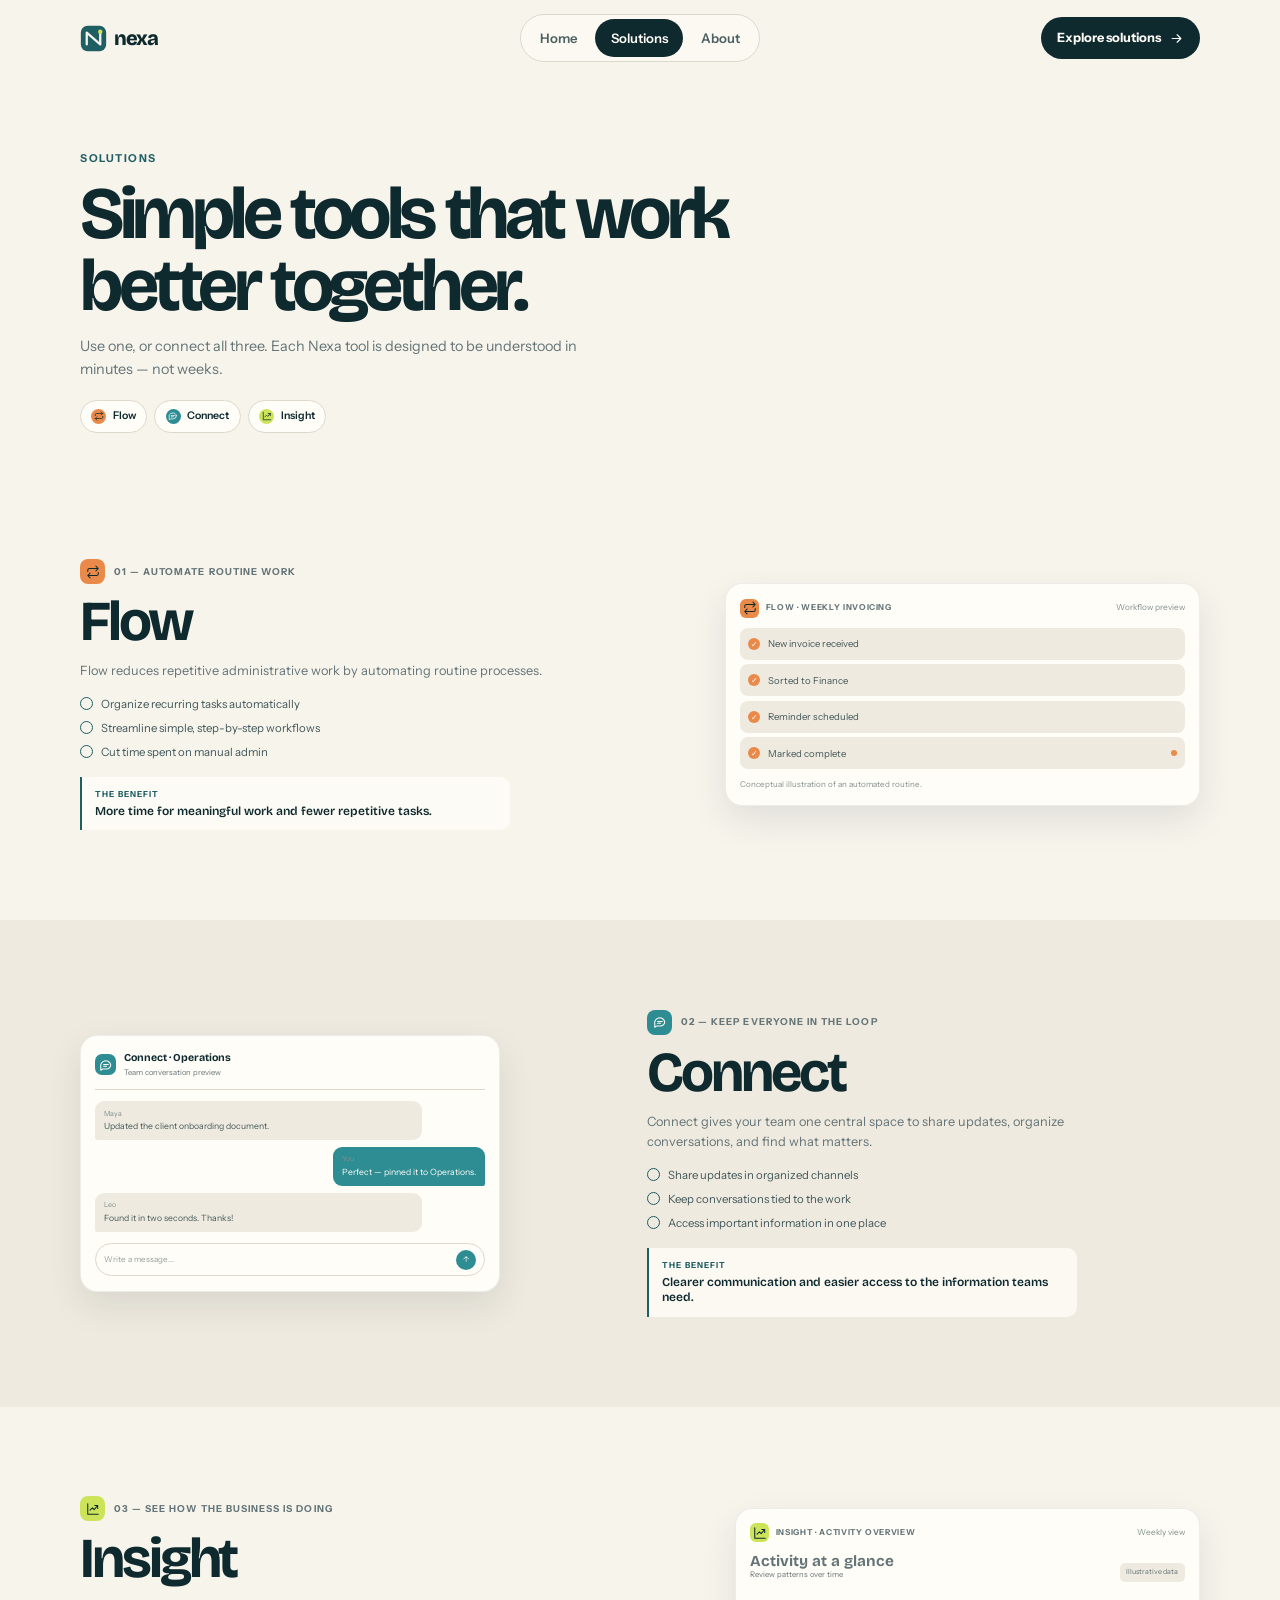
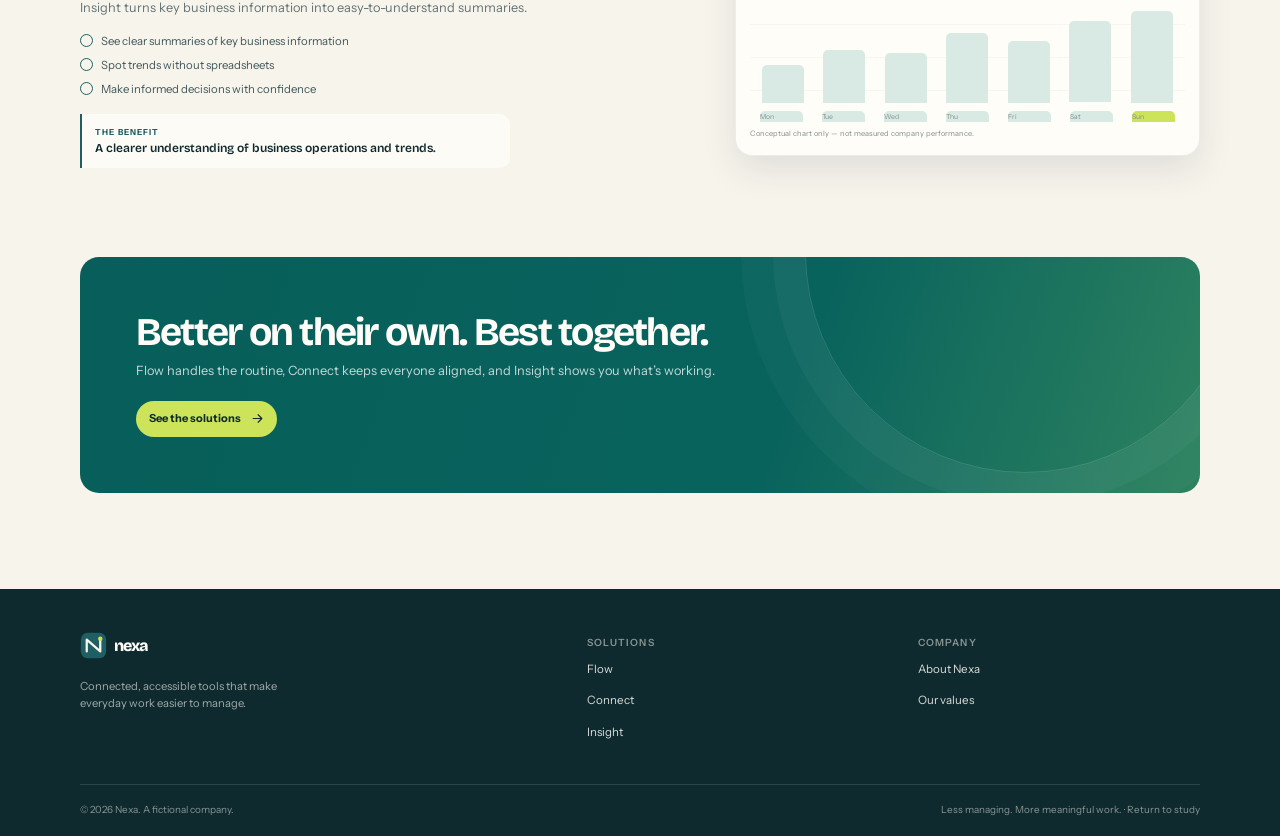
<file: ServicesB.html>
<!doctype html>
<html lang="en">
<head>
  <meta charset="utf-8">
  <meta name="viewport" content="width=device-width, initial-scale=1">
  <meta name="theme-color" content="#f7f4ec">
  <meta name="description" content="Discover Nexa Flow, Connect, and Insight: simple tools for routine work, team communication, and business information.">
  <title>Nexa Solutions — Simple tools that work better together</title>
  <link rel="stylesheet" href="websiteb.css">
  <script src="websiteb.js" defer></script>
</head>
<body>
  <svg class="svg-library" aria-hidden="true" focusable="false" style="position:absolute;width:0;height:0;overflow:hidden">
    <symbol id="nexa-mark" viewBox="0 0 32 32"><rect x="1" y="1" width="30" height="30" rx="8" fill="#1f5e63"/><path d="M8 23V9l16 14V8" fill="none" stroke="#f7f4ec" stroke-width="2.7" stroke-linecap="round" stroke-linejoin="round"/><circle cx="24" cy="8" r="2.6" fill="#cde35a"/></symbol>
    <symbol id="nexa-repeat" viewBox="0 0 24 24"><path d="M17 2l4 4-4 4M3 11V9a3 3 0 0 1 3-3h15M7 22l-4-4 4-4m14-1v2a3 3 0 0 1-3 3H3"/></symbol>
    <symbol id="nexa-chat" viewBox="0 0 24 24"><path d="M20 11.5a7.5 7.5 0 0 1-7.5 7.5H6l-3 2v-5.5A7.5 7.5 0 1 1 20 11.5Z"/><path d="M8 11h8m-8 3h5"/></symbol>
    <symbol id="nexa-trend" viewBox="0 0 24 24"><path d="M3 3v18h18"/><path d="m7 14 4-4 3 3 6-7m-5 0h5v5"/></symbol>
    <symbol id="nexa-arrow" viewBox="0 0 24 24"><path d="M5 12h14m-6-6 6 6-6 6"/></symbol>
  </svg>
  <a class="skip-link" href="#main-content">Skip to content</a>
  <header class="site-header">
    <div class="header-inner">
      <a class="brand" href="websiteb.html" aria-label="Nexa home"><svg class="brand-mark" aria-hidden="true"><use href="#nexa-mark"/></svg><span class="brand-name">nexa</span></a>
      <nav class="desktop-nav" aria-label="Main navigation"><a href="websiteb.html">Home</a><a href="ServicesB.html" aria-current="page">Solutions</a><a href="aboutB.html">About</a></nav>
      <a class="header-action" href="#flow">Explore solutions <svg aria-hidden="true"><use href="#nexa-arrow"/></svg></a>
      <button class="menu-toggle" type="button" aria-expanded="false" aria-controls="mobile-menu" aria-label="Open navigation menu"><svg aria-hidden="true"><path d="M4 7h16M4 12h16M4 17h16"/></svg></button>
    </div>
    <nav class="mobile-menu" id="mobile-menu" aria-label="Mobile navigation">
      <a href="websiteb.html">Home <svg aria-hidden="true"><use href="#nexa-arrow"/></svg></a>
      <a href="ServicesB.html" aria-current="page">Solutions <svg aria-hidden="true"><use href="#nexa-arrow"/></svg></a>
      <a href="aboutB.html">About <svg aria-hidden="true"><use href="#nexa-arrow"/></svg></a>
      <a href="#flow">Explore solutions <svg aria-hidden="true"><use href="#nexa-arrow"/></svg></a>
    </nav>
  </header>
  <main id="main-content">
    <section class="page-intro container reveal" aria-labelledby="solutions-title">
      <p class="eyebrow">Solutions</p>
      <h1 id="solutions-title">Simple tools that work better together.</h1>
      <p class="lead">Use one, or connect all three. Each Nexa tool is designed to be understood in minutes — not weeks.</p>
      <nav class="anchor-chips" aria-label="Jump to a solution">
        <a class="anchor-chip" href="#flow"><span class="product-icon product-icon--flow"><svg aria-hidden="true"><use href="#nexa-repeat"/></svg></span>Flow</a>
        <a class="anchor-chip" href="#connect"><span class="product-icon product-icon--connect"><svg aria-hidden="true"><use href="#nexa-chat"/></svg></span>Connect</a>
        <a class="anchor-chip" href="#insight"><span class="product-icon product-icon--insight"><svg aria-hidden="true"><use href="#nexa-trend"/></svg></span>Insight</a>
      </nav>
    </section>

    <section class="solution-section" id="flow" aria-labelledby="flow-title">
      <div class="container solution-grid">
        <div class="solution-copy reveal">
          <p class="solution-kicker"><span class="product-icon product-icon--flow"><svg aria-hidden="true"><use href="#nexa-repeat"/></svg></span> 01 — Automate routine work</p>
          <h2 id="flow-title">Flow</h2>
          <p>Flow reduces repetitive administrative work by automating routine processes.</p>
          <ul class="feature-list"><li>Organize recurring tasks automatically</li><li>Streamline simple, step-by-step workflows</li><li>Cut time spent on manual admin</li></ul>
          <div class="benefit-callout"><span>The benefit</span><strong>More time for meaningful work and fewer repetitive tasks.</strong></div>
        </div>
        <div class="product-vignette reveal">
          <div class="ui-card flow-ui" role="img" aria-label="Illustrative Nexa Flow task list for a weekly invoicing workflow.">
            <div class="ui-header"><span class="ui-title"><span class="product-icon product-icon--flow"><svg aria-hidden="true"><use href="#nexa-repeat"/></svg></span> Flow · Weekly invoicing</span><span class="ui-period">Workflow preview</span></div>
            <div class="task-list">
              <div class="task-row"><span class="task-check">✓</span>New invoice received</div>
              <div class="task-row"><span class="task-check">✓</span>Sorted to Finance</div>
              <div class="task-row"><span class="task-check">✓</span>Reminder scheduled</div>
              <div class="task-row task-row--current"><span class="task-check">✓</span>Marked complete</div>
            </div>
            <p class="ui-footnote">Conceptual illustration of an automated routine.</p>
          </div>
        </div>
      </div>
    </section>

    <section class="solution-section solution-section--alternate solution-section--reverse" id="connect" aria-labelledby="connect-title">
      <div class="container solution-grid">
        <div class="solution-copy reveal">
          <p class="solution-kicker"><span class="product-icon product-icon--connect"><svg aria-hidden="true"><use href="#nexa-chat"/></svg></span> 02 — Keep everyone in the loop</p>
          <h2 id="connect-title">Connect</h2>
          <p>Connect gives your team one central space to share updates, organize conversations, and find what matters.</p>
          <ul class="feature-list"><li>Share updates in organized channels</li><li>Keep conversations tied to the work</li><li>Access important information in one place</li></ul>
          <div class="benefit-callout"><span>The benefit</span><strong>Clearer communication and easier access to the information teams need.</strong></div>
        </div>
        <div class="product-vignette reveal">
          <div class="ui-card chat-ui" role="img" aria-label="Illustrative team conversation in a shared operations channel.">
            <div class="chat-top"><span class="product-icon product-icon--connect"><svg aria-hidden="true"><use href="#nexa-chat"/></svg></span><span><strong>Connect · Operations</strong><small>Team conversation preview</small></span></div>
            <div class="chat-messages">
              <div class="chat-message"><span class="chat-time">Maya</span>Updated the client onboarding document.</div>
              <div class="chat-message chat-message--outgoing"><span class="chat-time">You</span>Perfect — pinned it to Operations.</div>
              <div class="chat-message"><span class="chat-time">Leo</span>Found it in two seconds. Thanks!</div>
            </div>
            <div class="chat-compose"><span>Write a message...</span><span aria-hidden="true">↑</span></div>
          </div>
        </div>
      </div>
    </section>

    <section class="solution-section" id="insight" aria-labelledby="insight-title">
      <div class="container solution-grid">
        <div class="solution-copy reveal">
          <p class="solution-kicker"><span class="product-icon product-icon--insight"><svg aria-hidden="true"><use href="#nexa-trend"/></svg></span> 03 — See how the business is doing</p>
          <h2 id="insight-title">Insight</h2>
          <p>Insight turns key business information into easy-to-understand summaries.</p>
          <ul class="feature-list"><li>See clear summaries of key business information</li><li>Spot trends without spreadsheets</li><li>Make informed decisions with confidence</li></ul>
          <div class="benefit-callout"><span>The benefit</span><strong>A clearer understanding of business operations and trends.</strong></div>
        </div>
        <div class="product-vignette reveal">
          <div class="ui-card insight-ui" role="img" aria-label="Illustrative weekly activity bar chart. Bars are decorative and not actual business data.">
            <div class="ui-header"><span class="ui-title"><span class="product-icon product-icon--insight"><svg aria-hidden="true"><use href="#nexa-trend"/></svg></span> Insight · Activity overview</span><span class="ui-period">Weekly view</span></div>
            <div class="insight-summary"><span><strong>Activity at a glance</strong><span>Review patterns over time</span></span><span class="illustrative-label">Illustrative data</span></div>
            <div class="chart-area" aria-hidden="true">
              <span style="--bar-height:36%"></span><span style="--bar-height:51%"></span><span style="--bar-height:48%"></span><span style="--bar-height:67%"></span><span style="--bar-height:59%"></span><span style="--bar-height:78%"></span><span style="--bar-height:88%"></span>
              <div class="chart-labels"><span>Mon</span><span>Tue</span><span>Wed</span><span>Thu</span><span>Fri</span><span>Sat</span><span>Sun</span></div>
            </div>
            <p class="chart-note">Conceptual chart only — not measured company performance.</p>
          </div>
        </div>
      </div>
    </section>

    <div class="container cta-wrap">
      <section class="cta-band reveal" aria-labelledby="solutions-cta-title">
        <h2 id="solutions-cta-title">Better on their own. Best together.</h2>
        <p>Flow handles the routine, Connect keeps everyone aligned, and Insight shows you what’s working.</p>
        <a class="button button--citrus" href="#flow">See the solutions <svg aria-hidden="true"><use href="#nexa-arrow"/></svg></a>
      </section>
    </div>
  </main>
  <footer class="site-footer">
    <div class="container">
      <div class="footer-inner">
        <div class="footer-brand-block"><a class="brand footer-brand" href="websiteb.html" aria-label="Nexa home"><svg class="brand-mark" aria-hidden="true"><use href="#nexa-mark"/></svg><span class="brand-name">nexa</span></a><p class="footer-description">Connected, accessible tools that make everyday work easier to manage.</p></div>
        <div class="footer-group"><h2>Solutions</h2><nav class="footer-links" aria-label="Solutions footer links"><a href="#flow">Flow</a><a href="#connect">Connect</a><a href="#insight">Insight</a></nav></div>
        <div class="footer-group"><h2>Company</h2><nav class="footer-links" aria-label="Company footer links"><a href="aboutB.html">About Nexa</a><a href="aboutB.html#values">Our values</a></nav></div>
      </div>
      <div class="footer-bottom"><p>© 2026 Nexa. A fictional company.</p><p>Less managing. More meaningful work. · <a href="index.html">Return to study</a></p></div>
    </div>
  </footer>
</body>
</html>
</file>
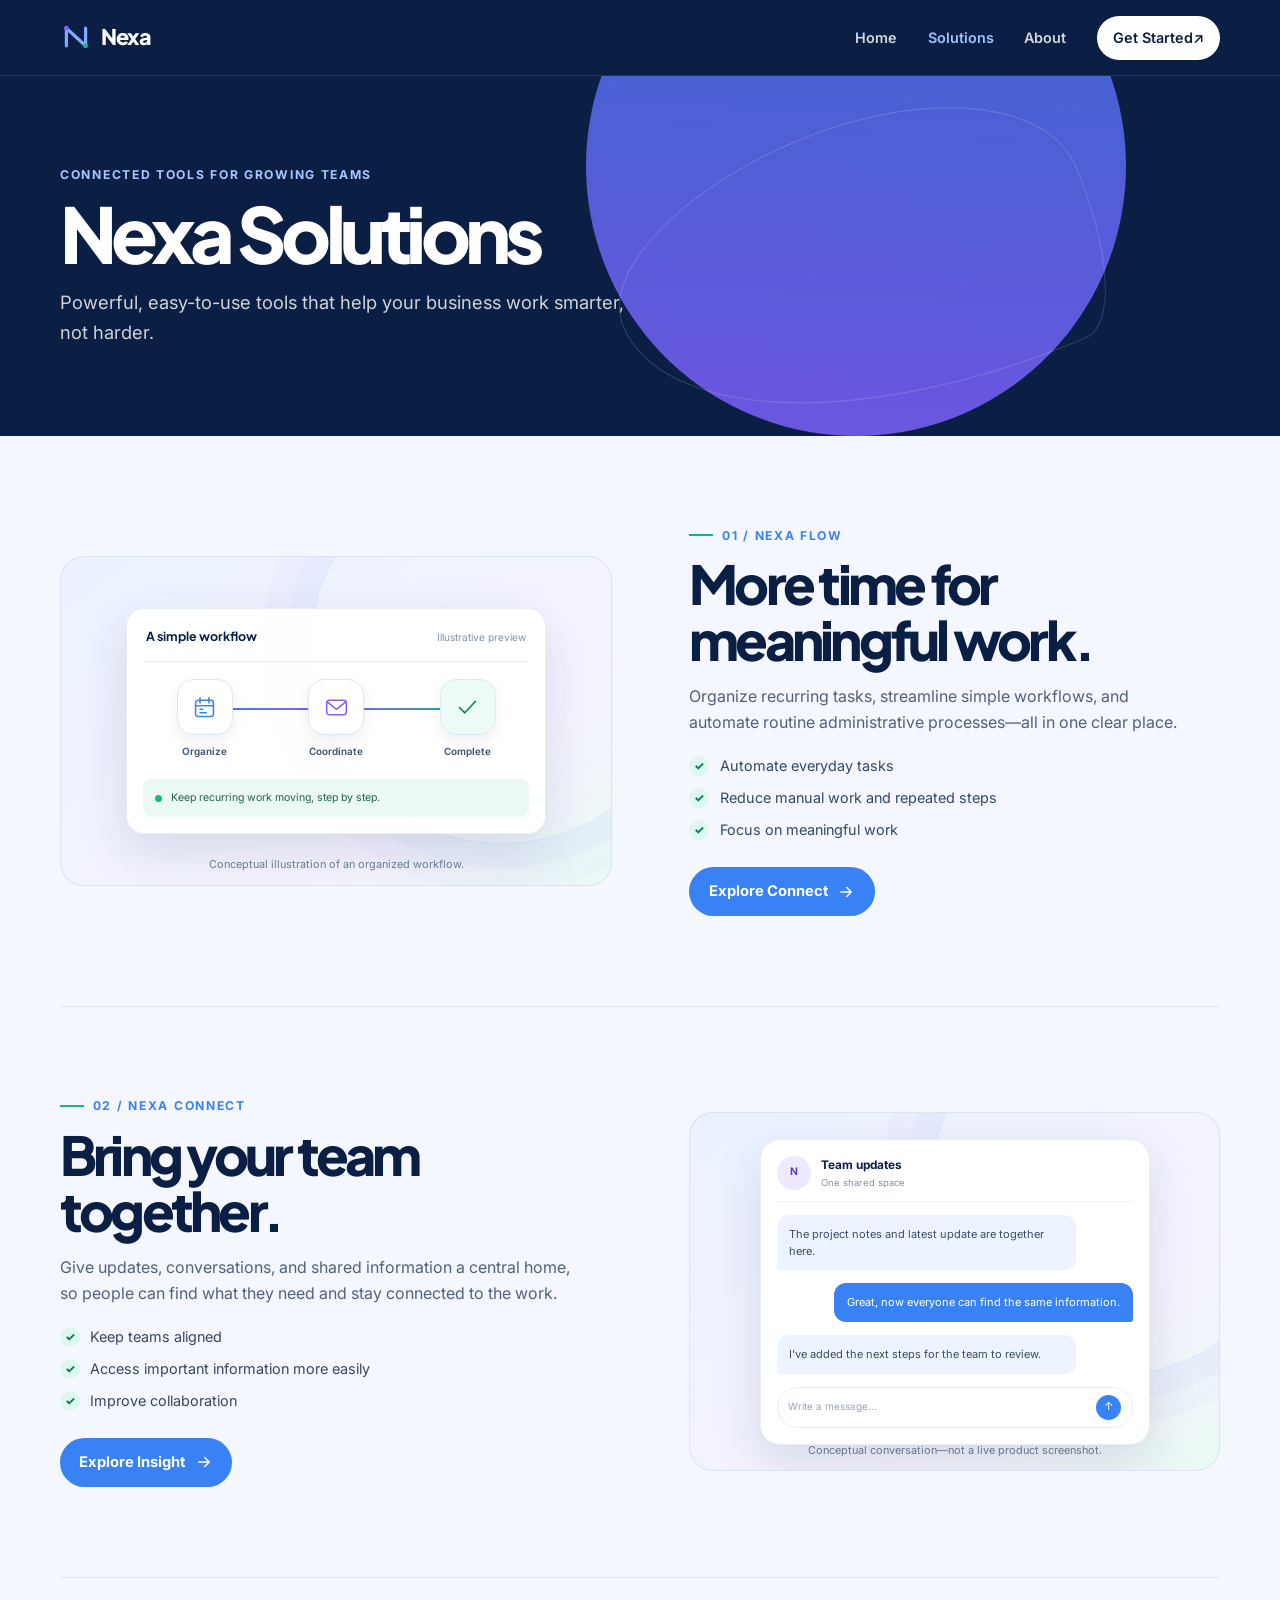
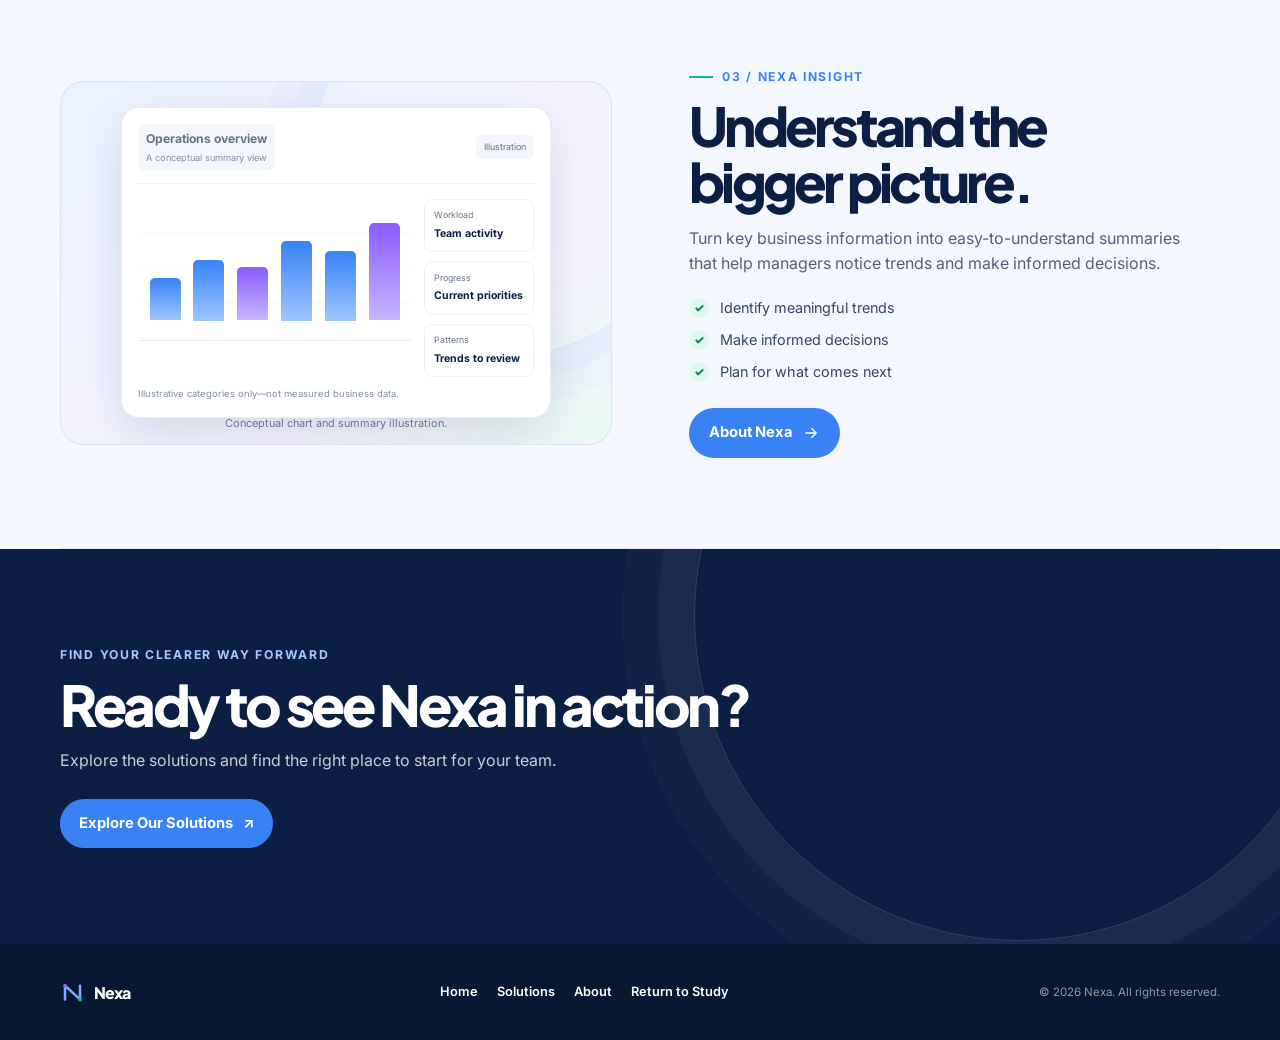
<file: ServicesC.html>
<!doctype html>
<html lang="en">
<head>
  <meta charset="utf-8">
  <meta name="viewport" content="width=device-width, initial-scale=1">
  <meta name="theme-color" content="#0b1f44">
  <meta name="description" content="Explore Nexa Flow, Connect, and Insight: connected tools that help growing businesses work smarter.">
  <title>Nexa Solutions — Flow, Connect, and Insight</title>
  <link rel="preconnect" href="https://fonts.googleapis.com">
  <link rel="preconnect" href="https://fonts.gstatic.com" crossorigin>
  <link href="https://fonts.googleapis.com/css2?family=Inter:wght@400;500;600;700&family=Plus+Jakarta+Sans:wght@500;600;700;800&display=swap" rel="stylesheet">
  <style>
    :root {
      color-scheme: light;
      --navy: #0b1f44;
      --blue: #3882f6;
      --purple: #885cff;
      --mint: #10b981;
      --paper: #f5f7ff;
      --white: #fff;
      --muted: #52617a;
      --line: #dfe6f2;
      --container: 1160px;
    }
    *, *::before, *::after { box-sizing: border-box; }
    html { scroll-behavior: smooth; scroll-padding-top: 92px; }
    body { margin: 0; color: var(--navy); background: var(--paper); font-family: Inter, ui-sans-serif, system-ui, -apple-system, BlinkMacSystemFont, "Segoe UI", sans-serif; line-height: 1.6; }
    img, svg { display: block; max-width: 100%; }
    a { color: inherit; }
    .skip-link { position: fixed; z-index: 100; top: .75rem; left: .75rem; padding: .7rem 1rem; border-radius: .6rem; color: var(--white); background: var(--navy); transform: translateY(-160%); }
    .skip-link:focus { transform: translateY(0); }
    .site-header { position: sticky; z-index: 20; top: 0; display: flex; min-height: 76px; align-items: center; justify-content: space-between; gap: 1.5rem; padding: .8rem max(1.25rem,calc((100vw - var(--container))/2)); border-bottom: 1px solid rgba(255,255,255,.1); color: var(--white); background: var(--navy); }
    .brand { display: inline-flex; flex: 0 0 auto; align-items: center; gap: .55rem; color: inherit; font-family: "Plus Jakarta Sans",Inter,sans-serif; font-size: 1.35rem; font-weight: 800; letter-spacing: -.06em; text-decoration: none; }
    .brand-mark { width: 32px; color: #80aaff; }
    .header-links { display: flex; align-items: center; gap: clamp(1rem,2.4vw,2rem); }
    .header-links a { display: inline-flex; min-height: 44px; align-items: center; color: rgba(255,255,255,.82); font-size: .9rem; font-weight: 600; text-decoration: none; transition: color .2s ease; }
    .header-links a:hover,.header-links a[aria-current="page"] { color: #9fc2ff; }
    .header-links .nav-cta { min-height: 44px; padding: .6rem 1rem; border-radius: 999px; color: var(--navy); background: var(--white); }
    .header-links .nav-cta:hover { color: var(--white); background: var(--blue); }
    .menu-toggle { display: none; width: 46px; height: 46px; place-items: center; border: 1px solid rgba(255,255,255,.3); border-radius: 50%; color: var(--white); background: transparent; cursor: pointer; }
    .menu-toggle svg { width: 21px; height: 21px; }
    a:focus-visible,button:focus-visible { outline: 3px solid var(--purple); outline-offset: 4px; }
    .button { display: inline-flex; min-height: 48px; align-items: center; justify-content: center; gap: .6rem; padding: .75rem 1.15rem; border: 1px solid transparent; border-radius: 999px; color: var(--white); background: var(--blue); font-size: .92rem; font-weight: 700; text-decoration: none; transition: transform .25s ease, box-shadow .25s ease, background .25s ease; }
    .button:hover { background: var(--purple); box-shadow: 0 10px 24px rgba(56,130,246,.23); transform: translateY(-2px); }
    .button svg { width: 18px; height: 18px; }
    .eyebrow { margin: 0 0 .7rem; color: var(--blue); font-size: .76rem; font-weight: 700; letter-spacing: .14em; text-transform: uppercase; }
    h1,h2,h3 { font-family: "Plus Jakarta Sans",Inter,sans-serif; }
    .solutions-hero { position: relative; display: flex; min-height: 360px; flex-direction: column; justify-content: center; overflow: hidden; padding: 4.5rem max(1.25rem,calc((100vw - var(--container))/2)); color: var(--white); background: var(--navy); }
    .solutions-hero::before,.solutions-hero::after { position: absolute; content: ""; pointer-events: none; }
    .solutions-hero::before { top: -50%; right: 12%; width: min(45vw,540px); aspect-ratio: 1; border-radius: 50%; background: linear-gradient(145deg,rgba(56,130,246,.75),rgba(136,92,255,.85)); transform: rotate(38deg); }
    .solutions-hero::after { top: 14%; right: 14%; width: min(40vw,480px); height: 82%; border: 1px solid rgba(255,255,255,.16); border-radius: 48% 52% 12% 88% / 35% 45% 55% 65%; transform: rotate(-23deg); }
    .solutions-hero-inner { position: relative; z-index: 1; width: min(100%,var(--container)); margin: auto; }
    .solutions-hero .eyebrow { color: #a7c7ff; }
    .solutions-hero h1 { max-width: 650px; margin: 0; font-size: clamp(2.8rem,6vw,5rem); font-weight: 800; letter-spacing: -.075em; line-height: 1; }
    .solutions-hero p:not(.eyebrow) { max-width: 570px; margin: 1rem 0 0; color: rgba(255,255,255,.8); font-size: clamp(1rem,1.5vw,1.15rem); }
    .product-list { width: min(100% - 2.5rem,var(--container)); margin: 0 auto; }
    .product-section { display: grid; min-height: 490px; grid-template-columns: minmax(0,1.02fr) minmax(0,.98fr); align-items: center; gap: clamp(2.5rem,6vw,5rem); padding: clamp(4rem,7vw,6rem) 0; border-bottom: 1px solid var(--line); scroll-margin-top: 84px; }
    .product-section:nth-child(even) .product-visual { order: 2; }
    .product-copy { max-width: 510px; }
    .product-copy .eyebrow { display: flex; align-items: center; gap: .55rem; }
    .product-copy .eyebrow::before { width: 24px; height: 2px; content: ""; background: var(--mint); }
    .product-copy h2 { margin: 0; font-size: clamp(2.3rem,4.2vw,3.8rem); font-weight: 800; letter-spacing: -.07em; line-height: 1.04; }
    .product-copy > p:not(.eyebrow) { margin: 1rem 0 1.2rem; color: var(--muted); font-size: 1rem; }
    .product-benefits { display: grid; gap: .55rem; margin: 0 0 1.6rem; padding: 0; list-style: none; }
    .product-benefits li { display: flex; align-items: start; gap: .65rem; color: #334866; font-size: .9rem; }
    .product-benefits li::before { display: grid; width: 20px; height: 20px; flex: 0 0 20px; place-items: center; margin-top: .13rem; border-radius: 50%; color: #087c57; background: #dff8ef; content: "✓"; font-size: .73rem; font-weight: 800; }
    .product-visual { position: relative; display: grid; min-height: 330px; place-items: center; overflow: hidden; padding: 1.6rem; border: 1px solid rgba(11,31,68,.08); border-radius: 24px; background: linear-gradient(145deg,#eaf2ff,#f6f3ff 70%,#e9faf4); }
    .product-visual::before { position: absolute; top: -30%; right: -15%; width: 70%; aspect-ratio: 1; border: 1px solid rgba(56,130,246,.12); border-radius: 50%; box-shadow: 0 0 0 24px rgba(56,130,246,.035),0 0 0 48px rgba(136,92,255,.025); content: ""; }
    .visual-caption { position: absolute; right: 1rem; bottom: .7rem; left: 1rem; margin: 0; color: #6f7f97; font-size: .68rem; text-align: center; }
    .workflow-board { position: relative; z-index: 1; width: min(100%,420px); padding: 1rem; border: 1px solid rgba(11,31,68,.08); border-radius: 18px; background: rgba(255,255,255,.94); box-shadow: 0 18px 50px rgba(11,31,68,.12); }
    .workflow-heading { display: flex; align-items: center; justify-content: space-between; gap: 1rem; padding: .15rem .2rem .85rem; border-bottom: 1px solid #e9eef7; }
    .workflow-heading strong { font-family: "Plus Jakarta Sans",Inter,sans-serif; font-size: .78rem; }.workflow-heading span { color: #8491a5; font-size: .63rem; }
    .workflow-track { position: relative; display: grid; grid-template-columns: repeat(3,minmax(0,1fr)); gap: .55rem; margin-top: 1.1rem; }
    .workflow-track::before { position: absolute; top: 29px; right: 13%; left: 13%; height: 2px; background: linear-gradient(90deg,var(--blue),var(--purple),var(--mint)); content: ""; }
    .workflow-step { position: relative; z-index: 1; display: grid; justify-items: center; gap: .55rem; color: #485975; text-align: center; }
    .workflow-step span { display: grid; width: 56px; height: 56px; place-items: center; border: 1px solid #dfe8f7; border-radius: 16px; color: var(--blue); background: var(--white); box-shadow: 0 6px 15px rgba(11,31,68,.07); }
    .workflow-step:nth-child(2) span { color: var(--purple); }.workflow-step:nth-child(3) span { color: #087c57; background: #edfbf6; }
    .workflow-step svg { width: 25px; height: 25px; fill: none; stroke: currentColor; stroke-width: 1.7; stroke-linecap: round; stroke-linejoin: round; }
    .workflow-step small { font-size: .62rem; font-weight: 650; }
    .workflow-status { display: flex; align-items: center; gap: .55rem; margin-top: 1.2rem; padding: .65rem .75rem; border-radius: 9px; color: #27604e; background: #eaf9f3; font-size: .66rem; }
    .workflow-status i { width: 7px; height: 7px; border-radius: 50%; background: var(--mint); }
    .chat-board { position: relative; z-index: 1; display: grid; width: min(100%,390px); gap: .8rem; padding: 1rem; border: 1px solid rgba(11,31,68,.08); border-radius: 20px; background: var(--white); box-shadow: 0 18px 50px rgba(11,31,68,.12); }
    .chat-top { display: flex; align-items: center; gap: .65rem; padding-bottom: .7rem; border-bottom: 1px solid #edf0f7; }
    .chat-avatar { display: grid; width: 34px; height: 34px; place-items: center; border-radius: 50%; color: #5940b4; background: #eee9ff; font-size: .65rem; font-weight: 700; }
    .chat-top strong,.chat-top small { display: block; }.chat-top strong { font-size: .74rem; }.chat-top small { color: #8390a3; font-size: .59rem; }
    .chat-message { max-width: 84%; padding: .7rem .8rem; border-radius: 12px 12px 12px 3px; color: #3c4d67; background: #edf4ff; font-size: .69rem; line-height: 1.5; animation: message-in .45s ease both; }
    .chat-message:nth-of-type(3) { justify-self: end; border-radius: 12px 12px 3px 12px; color: #fff; background: var(--blue); animation-delay: .12s; }
    .chat-message:nth-of-type(4) { animation-delay: .22s; }
    @keyframes message-in { from { opacity: 0; transform: translateY(7px); } to { opacity: 1; transform: translateY(0); } }
    .chat-composer { display: flex; min-height: 38px; align-items: center; justify-content: space-between; padding: .45rem .65rem; border: 1px solid #e8edf5; border-radius: 999px; color: #9aa4b5; font-size: .62rem; }
    .chat-composer span:last-child { display: grid; width: 25px; height: 25px; place-items: center; border-radius: 50%; color: #fff; background: var(--blue); font-size: .7rem; }
    .insight-board { position: relative; z-index: 1; width: min(100%,430px); padding: 1rem; border: 1px solid rgba(11,31,68,.08); border-radius: 18px; background: var(--white); box-shadow: 0 18px 50px rgba(11,31,68,.12); }
    .insight-board-header { display: flex; justify-content: space-between; gap: 1rem; padding-bottom: .8rem; border-bottom: 1px solid #edf0f7; }
    .insight-board-header strong,.insight-board-header small { display: block; }.insight-board-header strong { font-size: .76rem; }.insight-board-header small { margin-top: .15rem; color: #8792a5; font-size: .58rem; }
    .insight-board-header span { align-self: center; padding: .3rem .5rem; border-radius: 6px; color: #64728a; background: #f3f6fb; font-size: .56rem; }
    .insight-overview { display: grid; grid-template-columns: 1fr 110px; gap: .8rem; margin-top: .9rem; }
    .insight-chart { display: flex; height: 142px; align-items: end; justify-content: space-around; gap: .4rem; padding: .7rem .5rem 1.2rem; border-bottom: 1px solid #e7edf5; background: repeating-linear-gradient(to bottom,transparent 0,transparent 34px,#eff3f8 35px); }
    .insight-chart span { width: 12%; height: var(--height); border-radius: 5px 5px 0 0; background: linear-gradient(180deg,var(--blue),#9ec6ff); transform-origin: bottom; animation: insight-rise .7s ease both; }
    .insight-chart span:nth-child(3n) { background: linear-gradient(180deg,var(--purple),#c7b5ff); }.insight-chart span:nth-child(2) { animation-delay: .08s; }.insight-chart span:nth-child(3) { animation-delay: .16s; }.insight-chart span:nth-child(4) { animation-delay: .24s; }.insight-chart span:nth-child(5) { animation-delay: .32s; }.insight-chart span:nth-child(6) { animation-delay: .4s; }
    @keyframes insight-rise { from { transform: scaleY(.1); } to { transform: scaleY(1); } }
    .insight-summary { display: grid; align-content: start; gap: .55rem; }
    .insight-summary span { display: block; padding: .55rem; border: 1px solid #edf0f7; border-radius: 9px; color: #68758a; font-size: .55rem; }
    .insight-summary strong { display: block; margin-top: .2rem; color: var(--navy); font-size: .66rem; }
    .insight-board-note { margin: .55rem 0 0; color: #8290a4; font-size: .59rem; }
    .closing-cta { position: relative; overflow: hidden; padding: clamp(3.5rem,8vw,6rem) 1.25rem; color: var(--white); background: var(--navy); }
    .closing-cta::after { position: absolute; top: -65%; right: -5%; width: min(60vw,650px); aspect-ratio: 1; border: 1px solid rgba(255,255,255,.15); border-radius: 50%; box-shadow: 0 0 0 36px rgba(255,255,255,.035),0 0 0 72px rgba(255,255,255,.025); content: ""; pointer-events: none; }
    .closing-inner { position: relative; z-index: 1; width: min(100%,var(--container)); margin: auto; }
    .closing-inner .eyebrow { color: #a7c7ff; }.closing-inner h2 { max-width: 700px; margin: 0; font-size: clamp(2.1rem,4.4vw,3.8rem); font-weight: 800; letter-spacing: -.06em; line-height: 1.06; }
    .closing-inner p:not(.eyebrow) { max-width: 570px; margin: .8rem 0 1.6rem; color: rgba(255,255,255,.78); }
    .site-footer { display: flex; min-height: 96px; align-items: center; justify-content: space-between; gap: 1rem; padding: 1.2rem max(1.25rem,calc((100vw - var(--container))/2)); color: rgba(255,255,255,.72); background: #071832; }
    .footer-brand { color: var(--white); font-size: 1rem; }.footer-brand .brand-mark { width: 25px; }
    .footer-links { display: flex; flex-wrap: wrap; gap: 1.2rem; }.footer-links a { display: inline-flex; min-height: 44px; align-items: center; color: var(--white); font-size: .8rem; font-weight: 600; text-decoration: none; }.footer-links a:hover { color: #9fc2ff; }
    .copyright { color: rgba(255,255,255,.55); font-size: .72rem; }
    html.js-motion .reveal:not(.is-visible) { opacity: 0; transform: translateY(18px); }.reveal { transition: opacity .55s ease,transform .55s ease; }
    @media (max-width: 820px) {
      .solutions-hero { min-height: 320px; }.solutions-hero::before { right: -8%; width: 52vw; }.solutions-hero::after { right: -6%; }
      .product-section { min-height: 0; grid-template-columns: minmax(0,1fr) minmax(0,.95fr); gap: 1.6rem; }
      .product-visual { min-height: 300px; padding: 1rem; }.workflow-board,.chat-board,.insight-board { padding: .8rem; }
    }
    @media (max-width: 700px) {
      html { scroll-padding-top: 74px; }
      .site-header { min-height: 68px; padding-inline: 1rem; }.menu-toggle { display: grid; }
      .header-links { position: absolute; top: calc(100% + 1px); right: 0; left: 0; display: none; align-items: stretch; gap: 0; padding: .5rem 1rem 1rem; border-bottom: 1px solid rgba(255,255,255,.12); background: var(--navy); box-shadow: 0 16px 24px rgba(11,31,68,.2); }
      .header-links.is-open { display: grid; }.header-links a { min-height: 48px; padding-inline: .25rem; }.header-links .nav-cta { justify-content: center; margin-top: .5rem; color: var(--navy); background: var(--white); }
      .solutions-hero { min-height: 310px; padding: 3.5rem 1.25rem; }.solutions-hero::before { top: -8%; right: -20%; width: 75vw; opacity: .7; }.solutions-hero::after { top: 20%; right: -18%; width: 70vw; height: 72%; }
      .product-list { width: min(100% - 2rem,var(--container)); }
      .product-section { grid-template-columns: 1fr; gap: 1.5rem; padding: 3.5rem 0; }
      .product-section:nth-child(even) .product-visual { order: initial; }.product-section:nth-child(even) .product-copy { order: 1; }
      .product-copy h2 { font-size: clamp(2.25rem,10vw,3rem); }.product-copy > p:not(.eyebrow) { font-size: .95rem; }
      .product-visual { min-height: 290px; }.workflow-board { padding: .9rem; }.workflow-step span { width: 50px; height: 50px; }.workflow-track::before { top: 26px; }
      .site-footer { flex-direction: column; justify-content: center; gap: .7rem; padding: 1.2rem 1rem; text-align: center; }.footer-links { justify-content: center; gap: 1rem; }
    }
    @media (prefers-reduced-motion: reduce) {
      *,*::before,*::after { scroll-behavior: auto !important; animation-duration: .01ms !important; animation-iteration-count: 1 !important; transition-duration: .01ms !important; }
      html.js-motion .reveal:not(.is-visible) { opacity: 1; transform: none; }
    }
  </style>
</head>
<body>
  <a class="skip-link" href="#main-content">Skip to content</a>
  <header class="site-header">
    <a class="brand" href="websitec.html" aria-label="Nexa home"><svg class="brand-mark" viewBox="0 0 40 40" fill="none" aria-hidden="true"><path d="M8 31V9l24 22V9" stroke="currentColor" stroke-width="4" stroke-linecap="round" stroke-linejoin="round"/><circle cx="8" cy="9" r="3" fill="#885cff"/><circle cx="32" cy="31" r="3" fill="#10b981"/></svg><span>Nexa</span></a>
    <button class="menu-toggle" type="button" aria-expanded="false" aria-controls="primary-navigation" aria-label="Open navigation menu"><svg viewBox="0 0 24 24" fill="none" stroke="currentColor" stroke-width="1.8" stroke-linecap="round" aria-hidden="true"><path d="M4 7h16M4 12h16M4 17h16"/></svg></button>
    <nav class="header-links" id="primary-navigation" aria-label="Main navigation"><a href="websitec.html">Home</a><a href="ServicesC.html" aria-current="page">Solutions</a><a href="aboutC.html">About</a><a class="nav-cta" href="#flow">Get Started <span aria-hidden="true">↗</span></a></nav>
  </header>
  <main id="main-content">
    <section class="solutions-hero" id="solutions" aria-labelledby="solutions-title">
      <div class="solutions-hero-inner reveal">
        <p class="eyebrow">Connected tools for growing teams</p>
        <h1 id="solutions-title">Nexa Solutions</h1>
        <p>Powerful, easy-to-use tools that help your business work smarter, not harder.</p>
      </div>
    </section>

    <div class="product-list">
      <section class="product-section" id="flow" aria-labelledby="flow-title">
        <div class="product-visual reveal" role="img" aria-label="Conceptual workflow illustration showing a task moving through calendar, communication, and completion steps.">
          <div class="workflow-board" aria-hidden="true">
            <div class="workflow-heading"><strong>A simple workflow</strong><span>Illustrative preview</span></div>
            <div class="workflow-track">
              <div class="workflow-step"><span><svg viewBox="0 0 28 28"><rect x="4" y="6" width="20" height="18" rx="3"/><path d="M9 3v6m10-6v6M4 12h20M9 16h3m-3 4h7"/></svg></span><small>Organize</small></div>
              <div class="workflow-step"><span><svg viewBox="0 0 28 28"><rect x="3" y="6" width="22" height="16" rx="3"/><path d="m4 8 10 8 10-8"/></svg></span><small>Coordinate</small></div>
              <div class="workflow-step"><span><svg viewBox="0 0 28 28"><path d="m5 14 6 6L23 7"/></svg></span><small>Complete</small></div>
            </div>
            <div class="workflow-status"><i></i><span>Keep recurring work moving, step by step.</span></div>
          </div>
          <p class="visual-caption">Conceptual illustration of an organized workflow.</p>
        </div>
        <div class="product-copy reveal">
          <p class="eyebrow">01 / Nexa Flow</p>
          <h2 id="flow-title">More time for meaningful work.</h2>
          <p>Organize recurring tasks, streamline simple workflows, and automate routine administrative processes—all in one clear place.</p>
          <ul class="product-benefits"><li>Automate everyday tasks</li><li>Reduce manual work and repeated steps</li><li>Focus on meaningful work</li></ul>
          <a class="button" href="#connect">Explore Connect <svg viewBox="0 0 24 24" fill="none" stroke="currentColor" stroke-width="1.8" stroke-linecap="round" aria-hidden="true"><path d="M5 12h14m-6-6 6 6-6 6"/></svg></a>
        </div>
      </section>

      <section class="product-section" id="connect" aria-labelledby="connect-title">
        <div class="product-visual reveal" role="img" aria-label="Conceptual team conversation illustration with a shared update and two replies.">
          <div class="chat-board" aria-hidden="true">
            <div class="chat-top"><span class="chat-avatar">N</span><span><strong>Team updates</strong><small>One shared space</small></span></div>
            <div class="chat-message">The project notes and latest update are together here.</div>
            <div class="chat-message">Great, now everyone can find the same information.</div>
            <div class="chat-message">I’ve added the next steps for the team to review.</div>
            <div class="chat-composer"><span>Write a message...</span><span aria-hidden="true">↑</span></div>
          </div>
          <p class="visual-caption">Conceptual conversation—not a live product screenshot.</p>
        </div>
        <div class="product-copy reveal">
          <p class="eyebrow">02 / Nexa Connect</p>
          <h2 id="connect-title">Bring your team together.</h2>
          <p>Give updates, conversations, and shared information a central home, so people can find what they need and stay connected to the work.</p>
          <ul class="product-benefits"><li>Keep teams aligned</li><li>Access important information more easily</li><li>Improve collaboration</li></ul>
          <a class="button" href="#insight">Explore Insight <svg viewBox="0 0 24 24" fill="none" stroke="currentColor" stroke-width="1.8" stroke-linecap="round" aria-hidden="true"><path d="M5 12h14m-6-6 6 6-6 6"/></svg></a>
        </div>
      </section>

      <section class="product-section" id="insight" aria-labelledby="insight-title">
        <div class="product-visual reveal" role="img" aria-label="Illustrative operations chart and summary categories showing how information can be organized for review.">
          <div class="insight-board" aria-hidden="true">
            <div class="insight-board-header"><span><strong>Operations overview</strong><small>A conceptual summary view</small></span><span>Illustration</span></div>
            <div class="insight-overview">
              <div class="insight-chart"><span style="--height:38%"></span><span style="--height:55%"></span><span style="--height:48%"></span><span style="--height:72%"></span><span style="--height:63%"></span><span style="--height:88%"></span></div>
              <div class="insight-summary"><span>Workload<strong>Team activity</strong></span><span>Progress<strong>Current priorities</strong></span><span>Patterns<strong>Trends to review</strong></span></div>
            </div>
            <p class="insight-board-note">Illustrative categories only—not measured business data.</p>
          </div>
          <p class="visual-caption">Conceptual chart and summary illustration.</p>
        </div>
        <div class="product-copy reveal">
          <p class="eyebrow">03 / Nexa Insight</p>
          <h2 id="insight-title">Understand the bigger picture.</h2>
          <p>Turn key business information into easy-to-understand summaries that help managers notice trends and make informed decisions.</p>
          <ul class="product-benefits"><li>Identify meaningful trends</li><li>Make informed decisions</li><li>Plan for what comes next</li></ul>
          <a class="button" href="aboutC.html">About Nexa <svg viewBox="0 0 24 24" fill="none" stroke="currentColor" stroke-width="1.8" stroke-linecap="round" aria-hidden="true"><path d="M5 12h14m-6-6 6 6-6 6"/></svg></a>
        </div>
      </section>
    </div>

    <section class="closing-cta" aria-labelledby="closing-title">
      <div class="closing-inner reveal">
        <p class="eyebrow">Find your clearer way forward</p>
        <h2 id="closing-title">Ready to see Nexa in action?</h2>
        <p>Explore the solutions and find the right place to start for your team.</p>
        <a class="button" href="websitec.html#solutions">Explore Our Solutions <span aria-hidden="true">↗</span></a>
      </div>
    </section>
  </main>
  <footer class="site-footer">
    <a class="brand footer-brand" href="websitec.html" aria-label="Nexa home"><svg class="brand-mark" viewBox="0 0 40 40" fill="none" aria-hidden="true"><path d="M8 31V9l24 22V9" stroke="currentColor" stroke-width="4" stroke-linecap="round" stroke-linejoin="round"/><circle cx="8" cy="9" r="3" fill="#885cff"/><circle cx="32" cy="31" r="3" fill="#10b981"/></svg><span>Nexa</span></a>
    <nav class="footer-links" aria-label="Footer navigation"><a href="websitec.html">Home</a><a href="ServicesC.html" aria-current="page">Solutions</a><a href="aboutC.html">About</a><a href="index.html">Return to Study</a></nav>
    <span class="copyright">© 2026 Nexa. All rights reserved.</span>
  </footer>
  <script>
    (() => {
      const menuButton = document.querySelector(".menu-toggle");
      const navigation = document.querySelector("#primary-navigation");
      if (menuButton && navigation) {
        const closeMenu = () => {
          menuButton.setAttribute("aria-expanded", "false");
          menuButton.setAttribute("aria-label", "Open navigation menu");
          navigation.classList.remove("is-open");
        };
        menuButton.addEventListener("click", () => {
          const isOpen = menuButton.getAttribute("aria-expanded") !== "true";
          menuButton.setAttribute("aria-expanded", String(isOpen));
          menuButton.setAttribute("aria-label", isOpen ? "Close navigation menu" : "Open navigation menu");
          navigation.classList.toggle("is-open", isOpen);
        });
        navigation.querySelectorAll("a").forEach((link) => link.addEventListener("click", closeMenu));
        document.addEventListener("keydown", (event) => {
          if (event.key === "Escape" && menuButton.getAttribute("aria-expanded") === "true") {
            closeMenu();
            menuButton.focus();
          }
        });
      }
      const reducedMotion = window.matchMedia("(prefers-reduced-motion: reduce)");
      const revealItems = document.querySelectorAll(".reveal");
      if (reducedMotion.matches || !("IntersectionObserver" in window)) {
        revealItems.forEach((item) => item.classList.add("is-visible"));
        return;
      }
      document.documentElement.classList.add("js-motion");
      const observer = new IntersectionObserver((entries, currentObserver) => {
        entries.forEach((entry) => {
          if (!entry.isIntersecting) return;
          entry.target.classList.add("is-visible");
          currentObserver.unobserve(entry.target);
        });
      }, { threshold: .12 });
      revealItems.forEach((item) => observer.observe(item));
    })();
  </script>
</body>
</html>
</file>
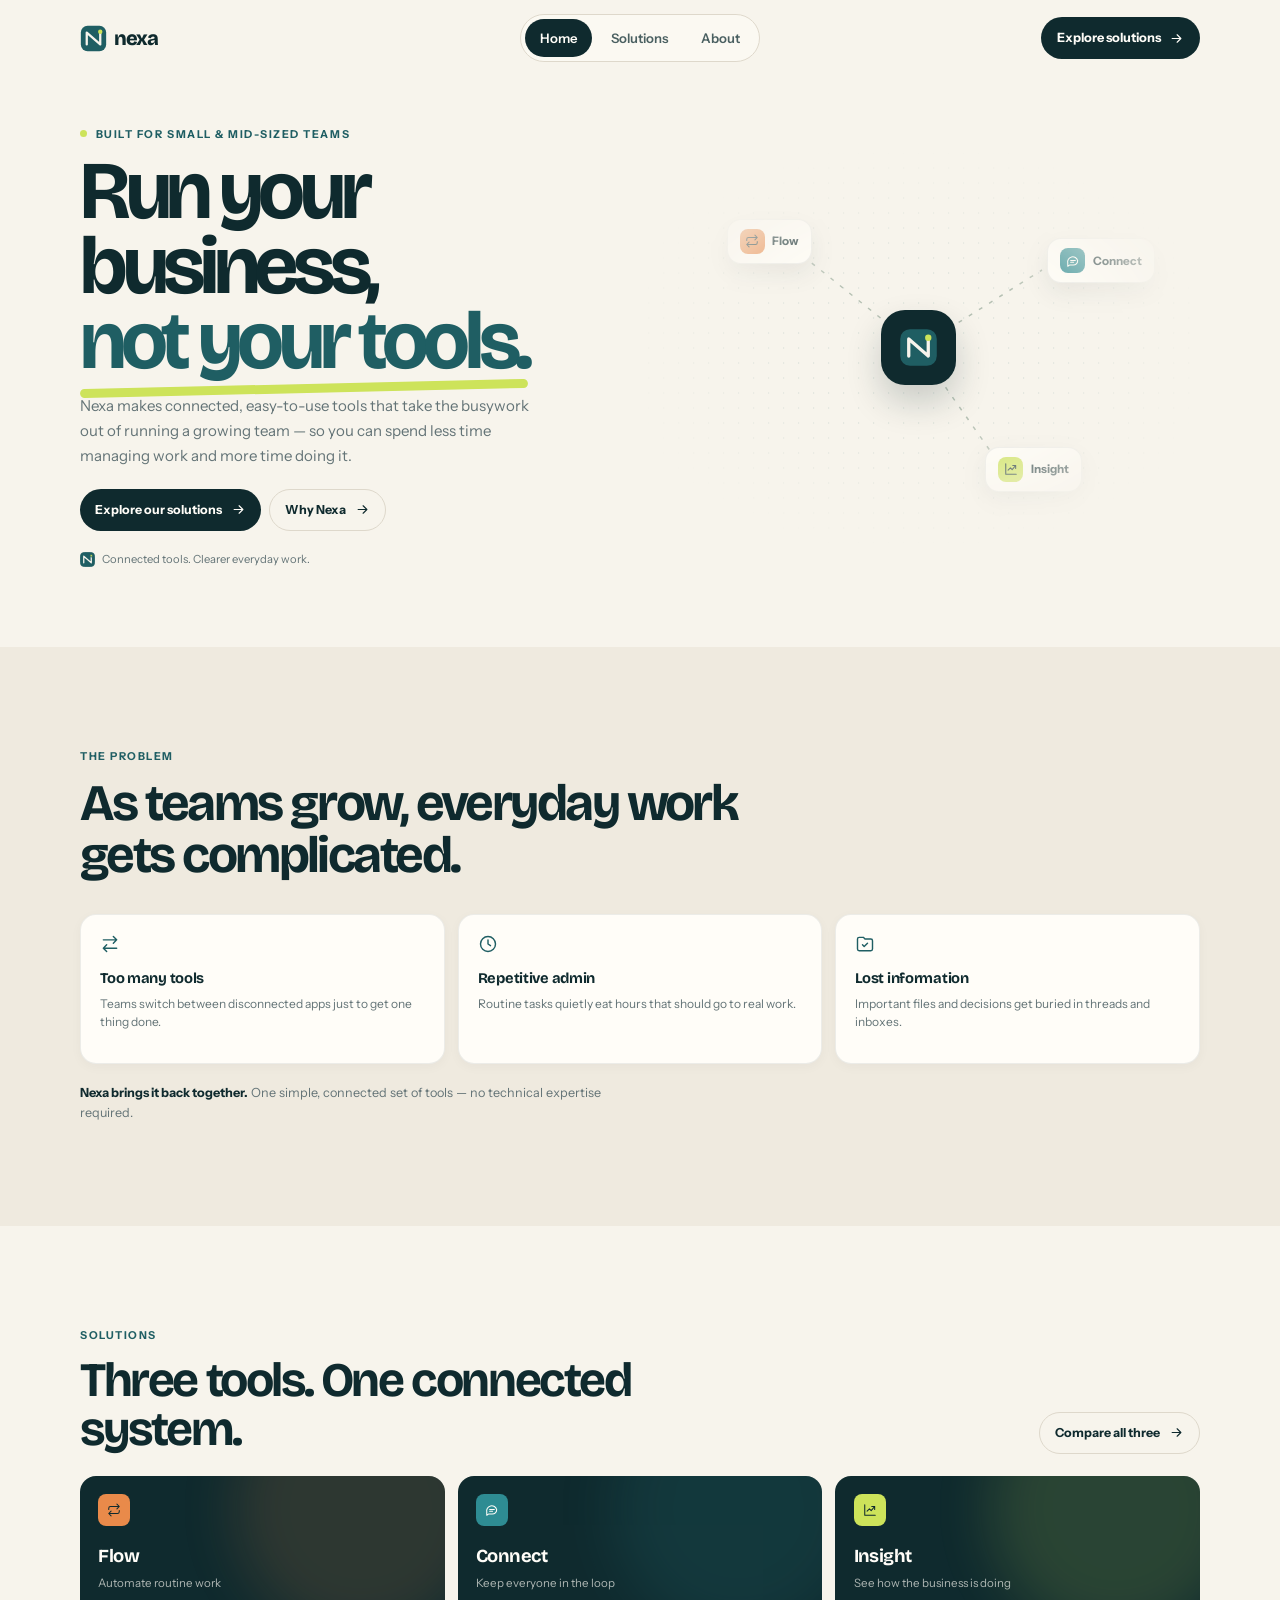
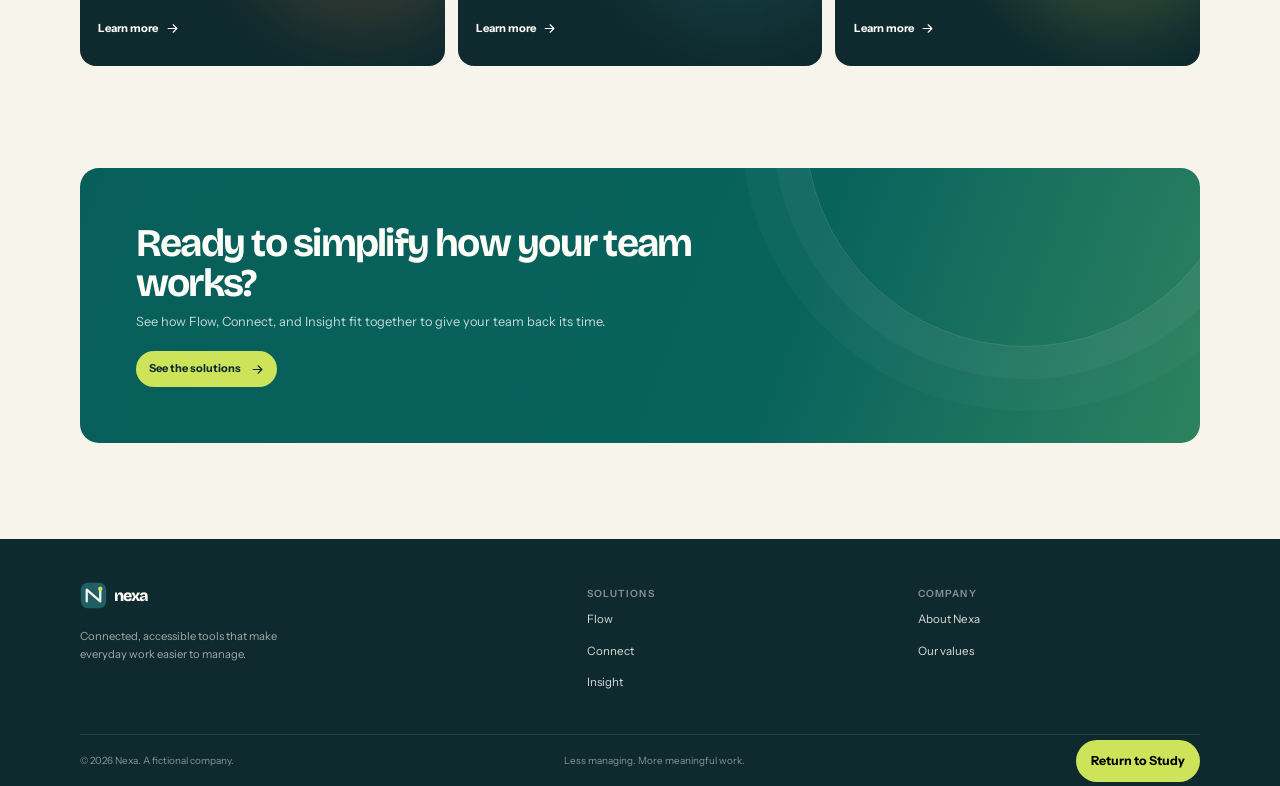
<file: websiteb.html>
<!doctype html>
<html lang="en">
<head>
  <meta charset="utf-8">
  <meta name="viewport" content="width=device-width, initial-scale=1">
  <meta name="theme-color" content="#f7f4ec">
  <meta name="description" content="Run your business, not your tools. Nexa brings connected, accessible tools to help growing teams work simply.">
  <title>Nexa — Run your business, not your tools</title>
  <link rel="stylesheet" href="websiteb.css">
  <script src="websiteb.js" defer></script>
</head>
<body>
  <svg class="svg-library" aria-hidden="true" focusable="false" style="position:absolute;width:0;height:0;overflow:hidden">
    <symbol id="nexa-mark" viewBox="0 0 32 32"><rect x="1" y="1" width="30" height="30" rx="8" fill="#1f5e63"/><path d="M8 23V9l16 14V8" fill="none" stroke="#f7f4ec" stroke-width="2.7" stroke-linecap="round" stroke-linejoin="round"/><circle cx="24" cy="8" r="2.6" fill="#cde35a"/></symbol>
    <symbol id="nexa-repeat" viewBox="0 0 24 24"><path d="M17 2l4 4-4 4M3 11V9a3 3 0 0 1 3-3h15M7 22l-4-4 4-4m14-1v2a3 3 0 0 1-3 3H3"/></symbol>
    <symbol id="nexa-chat" viewBox="0 0 24 24"><path d="M20 11.5a7.5 7.5 0 0 1-7.5 7.5H6l-3 2v-5.5A7.5 7.5 0 1 1 20 11.5Z"/><path d="M8 11h8m-8 3h5"/></symbol>
    <symbol id="nexa-trend" viewBox="0 0 24 24"><path d="M3 3v18h18"/><path d="m7 14 4-4 3 3 6-7m-5 0h5v5"/></symbol>
    <symbol id="nexa-arrow" viewBox="0 0 24 24"><path d="M5 12h14m-6-6 6 6-6 6"/></symbol>
    <symbol id="nexa-swap" viewBox="0 0 24 24"><path d="M16 3l4 4-4 4M4 7h16M8 21l-4-4 4-4m12 4H4"/></symbol>
    <symbol id="nexa-clock" viewBox="0 0 24 24"><circle cx="12" cy="12" r="9"/><path d="M12 7v5l3 2"/></symbol>
    <symbol id="nexa-folder" viewBox="0 0 24 24"><path d="M3 6a2 2 0 0 1 2-2h5l2 2h7a2 2 0 0 1 2 2v10a2 2 0 0 1-2 2H5a2 2 0 0 1-2-2Z"/><path d="m9 13 2 2 4-4"/></symbol>
  </svg>
  <a class="skip-link" href="#main-content">Skip to content</a>
  <header class="site-header">
    <div class="header-inner">
      <a class="brand" href="websiteb.html" aria-label="Nexa home"><svg class="brand-mark" aria-hidden="true"><use href="#nexa-mark"/></svg><span class="brand-name">nexa</span></a>
      <nav class="desktop-nav" aria-label="Main navigation">
        <a href="websiteb.html" aria-current="page">Home</a>
        <a href="ServicesB.html">Solutions</a>
        <a href="aboutB.html">About</a>
      </nav>
      <a class="header-action" href="ServicesB.html">Explore solutions <svg aria-hidden="true"><use href="#nexa-arrow"/></svg></a>
      <button class="menu-toggle" type="button" aria-expanded="false" aria-controls="mobile-menu" aria-label="Open navigation menu"><svg aria-hidden="true"><path d="M4 7h16M4 12h16M4 17h16"/></svg></button>
    </div>
    <nav class="mobile-menu" id="mobile-menu" aria-label="Mobile navigation">
      <a href="websiteb.html" aria-current="page">Home <svg aria-hidden="true"><use href="#nexa-arrow"/></svg></a>
      <a href="ServicesB.html">Solutions <svg aria-hidden="true"><use href="#nexa-arrow"/></svg></a>
      <a href="aboutB.html">About <svg aria-hidden="true"><use href="#nexa-arrow"/></svg></a>
      <a href="ServicesB.html">Explore solutions <svg aria-hidden="true"><use href="#nexa-arrow"/></svg></a>
    </nav>
  </header>
  <main id="main-content">
    <section class="hero" aria-labelledby="hero-title">
      <div class="hero-copy reveal">
        <p class="eyebrow"><span class="eyebrow-dot"></span> Built for small &amp; mid-sized teams</p>
        <h1 class="hero-title" id="hero-title">Run your business,<br><span>not your tools.</span></h1>
        <p class="lead">Nexa makes connected, easy-to-use tools that take the busywork out of running a growing team — so you can spend less time managing work and more time doing it.</p>
        <div class="hero-buttons">
          <a class="button" href="ServicesB.html">Explore our solutions <svg aria-hidden="true"><use href="#nexa-arrow"/></svg></a>
          <a class="button button--outline" href="aboutB.html">Why Nexa <svg aria-hidden="true"><use href="#nexa-arrow"/></svg></a>
        </div>
        <div class="hero-proof"><svg aria-hidden="true"><use href="#nexa-mark"/></svg><span>Connected tools. Clearer everyday work.</span></div>
      </div>
      <div class="hub-visual reveal" role="img" aria-label="Diagram showing Nexa at the center, connected to Flow, Connect, and Insight.">
        <svg class="hub-lines" viewBox="0 0 440 320" aria-hidden="true"><line x1="220" y1="160" x2="105" y2="68"/><line x1="220" y1="160" x2="344" y2="82"/><line x1="220" y1="160" x2="293" y2="264"/></svg>
        <div class="hub-center" aria-hidden="true"><svg class="brand-mark"><use href="#nexa-mark"/></svg></div>
        <div class="hub-chip hub-chip--flow" aria-hidden="true"><span class="product-icon product-icon--flow"><svg><use href="#nexa-repeat"/></svg></span>Flow</div>
        <div class="hub-chip hub-chip--connect" aria-hidden="true"><span class="product-icon product-icon--connect"><svg><use href="#nexa-chat"/></svg></span>Connect</div>
        <div class="hub-chip hub-chip--insight" aria-hidden="true"><span class="product-icon product-icon--insight"><svg><use href="#nexa-trend"/></svg></span>Insight</div>
      </div>
    </section>

    <section class="problem-section" aria-labelledby="problem-title">
      <div class="container">
        <div class="section-heading reveal">
          <p class="eyebrow">The problem</p>
          <h2 id="problem-title">As teams grow, everyday work gets complicated.</h2>
        </div>
        <div class="problem-grid stagger">
          <article class="problem-card reveal">
            <svg aria-hidden="true"><use href="#nexa-swap"/></svg>
            <h3>Too many tools</h3>
            <p>Teams switch between disconnected apps just to get one thing done.</p>
          </article>
          <article class="problem-card reveal">
            <svg aria-hidden="true"><use href="#nexa-clock"/></svg>
            <h3>Repetitive admin</h3>
            <p>Routine tasks quietly eat hours that should go to real work.</p>
          </article>
          <article class="problem-card reveal">
            <svg aria-hidden="true"><use href="#nexa-folder"/></svg>
            <h3>Lost information</h3>
            <p>Important files and decisions get buried in threads and inboxes.</p>
          </article>
        </div>
        <p class="problem-note reveal"><strong>Nexa brings it back together.</strong> One simple, connected set of tools — no technical expertise required.</p>
      </div>
    </section>

    <section class="solution-preview" id="solutions" aria-labelledby="solutions-title">
      <div class="container">
        <div class="solution-preview-head reveal">
          <div class="section-heading">
            <p class="eyebrow">Solutions</p>
            <h2 id="solutions-title">Three tools. One connected system.</h2>
          </div>
          <a class="button button--outline" href="ServicesB.html">Compare all three <svg aria-hidden="true"><use href="#nexa-arrow"/></svg></a>
        </div>
        <div class="product-cards stagger">
          <a class="product-card product-card--flow reveal" href="ServicesB.html#flow">
            <span class="product-icon product-icon--flow"><svg aria-hidden="true"><use href="#nexa-repeat"/></svg></span>
            <h3>Flow</h3>
            <p>Automate routine work</p>
            <span class="text-link">Learn more <svg aria-hidden="true"><use href="#nexa-arrow"/></svg></span>
          </a>
          <a class="product-card product-card--connect reveal" href="ServicesB.html#connect">
            <span class="product-icon product-icon--connect"><svg aria-hidden="true"><use href="#nexa-chat"/></svg></span>
            <h3>Connect</h3>
            <p>Keep everyone in the loop</p>
            <span class="text-link">Learn more <svg aria-hidden="true"><use href="#nexa-arrow"/></svg></span>
          </a>
          <a class="product-card product-card--insight reveal" href="ServicesB.html#insight">
            <span class="product-icon product-icon--insight"><svg aria-hidden="true"><use href="#nexa-trend"/></svg></span>
            <h3>Insight</h3>
            <p>See how the business is doing</p>
            <span class="text-link">Learn more <svg aria-hidden="true"><use href="#nexa-arrow"/></svg></span>
          </a>
        </div>
      </div>
    </section>

    <div class="container cta-wrap">
      <section class="cta-band reveal" aria-labelledby="home-cta-title">
        <h2 id="home-cta-title">Ready to simplify how your team works?</h2>
        <p>See how Flow, Connect, and Insight fit together to give your team back its time.</p>
        <a class="button button--citrus" href="ServicesB.html">See the solutions <svg aria-hidden="true"><use href="#nexa-arrow"/></svg></a>
      </section>
    </div>
  </main>
  <footer class="site-footer">
    <div class="container">
      <div class="footer-inner">
        <div class="footer-brand-block">
          <a class="brand footer-brand" href="websiteb.html" aria-label="Nexa home"><svg class="brand-mark" aria-hidden="true"><use href="#nexa-mark"/></svg><span class="brand-name">nexa</span></a>
          <p class="footer-description">Connected, accessible tools that make everyday work easier to manage.</p>
        </div>
        <div class="footer-group">
          <h2>Solutions</h2>
          <nav class="footer-links" aria-label="Solutions footer links"><a href="ServicesB.html#flow">Flow</a><a href="ServicesB.html#connect">Connect</a><a href="ServicesB.html#insight">Insight</a></nav>
        </div>
        <div class="footer-group">
          <h2>Company</h2>
          <nav class="footer-links" aria-label="Company footer links"><a href="aboutB.html">About Nexa</a><a href="aboutB.html#values">Our values</a></nav>
        </div>
      </div>
      <div class="footer-bottom"><p>© 2026 Nexa. A fictional company.</p><p>Less managing. More meaningful work.</p><a class="button button--citrus" href="index.html">Return to Study</a></div>
    </div>
  </footer>
</body>
</html>
</file>
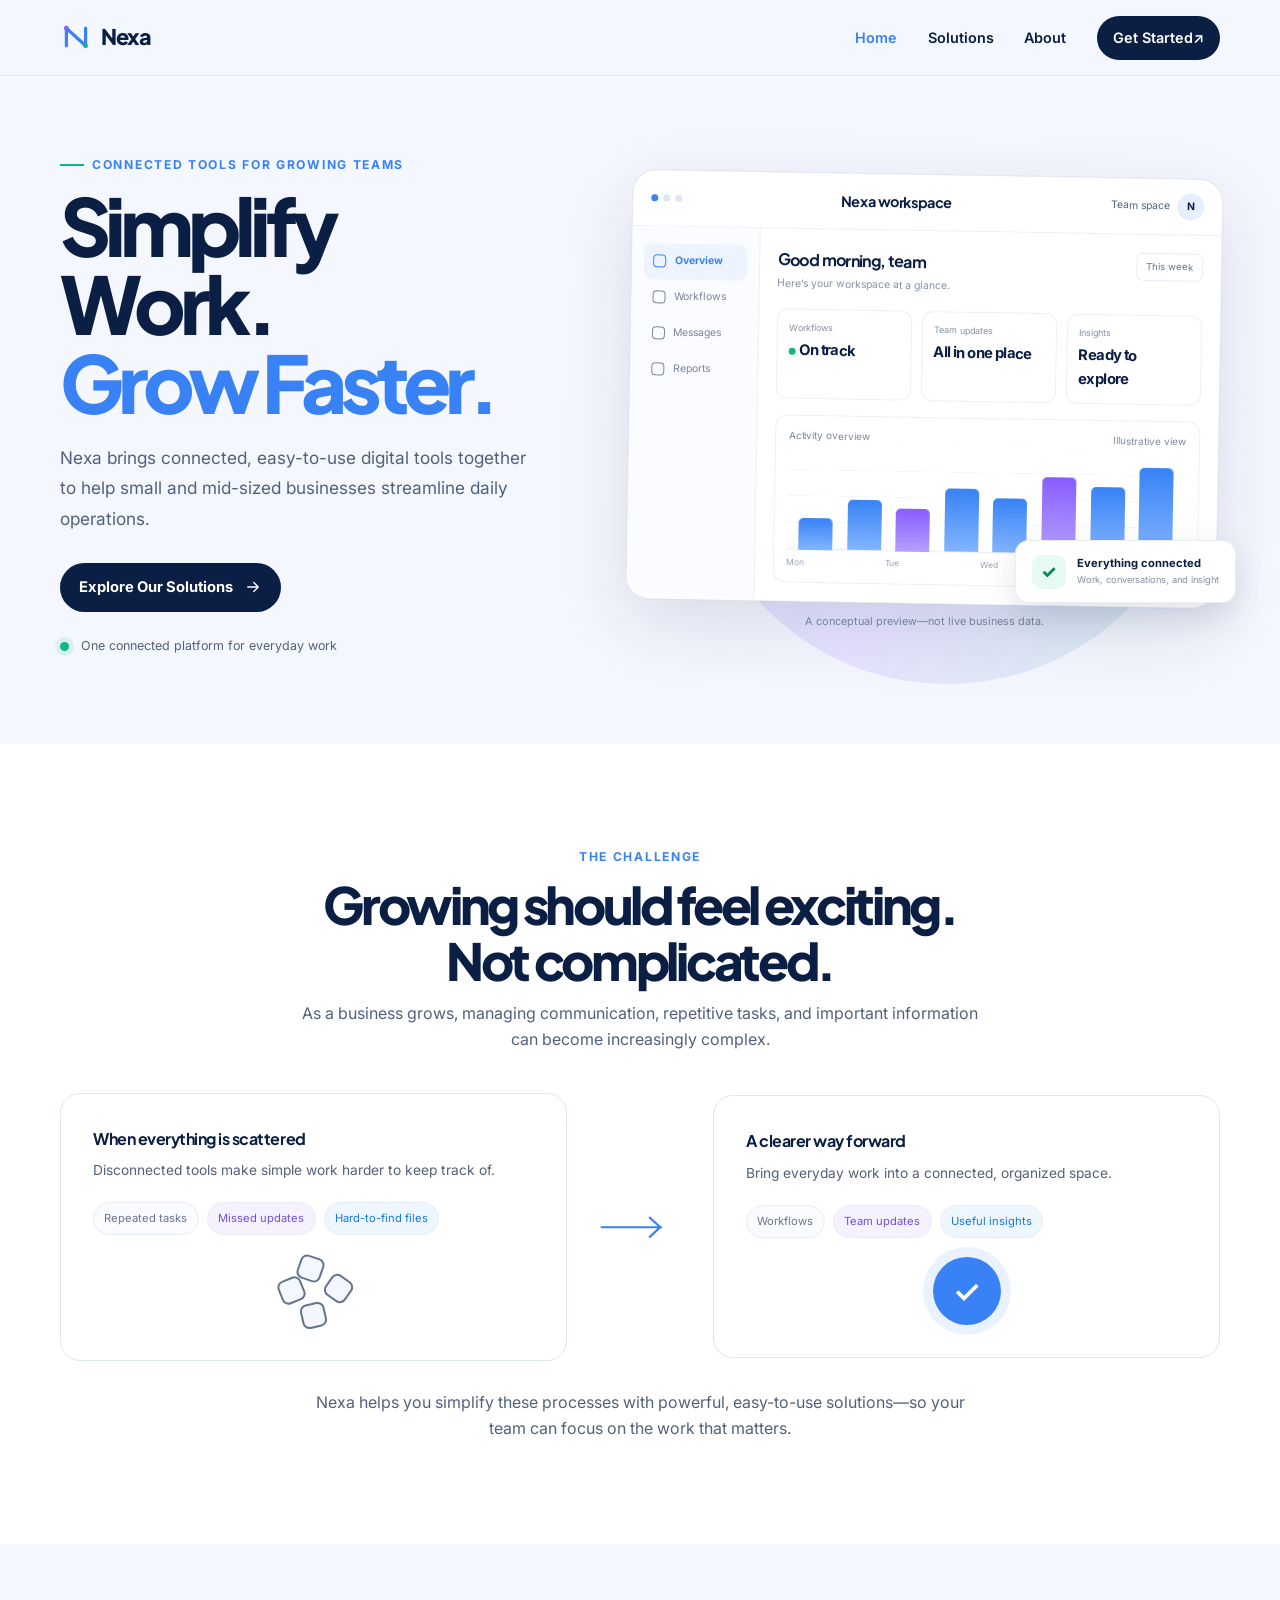
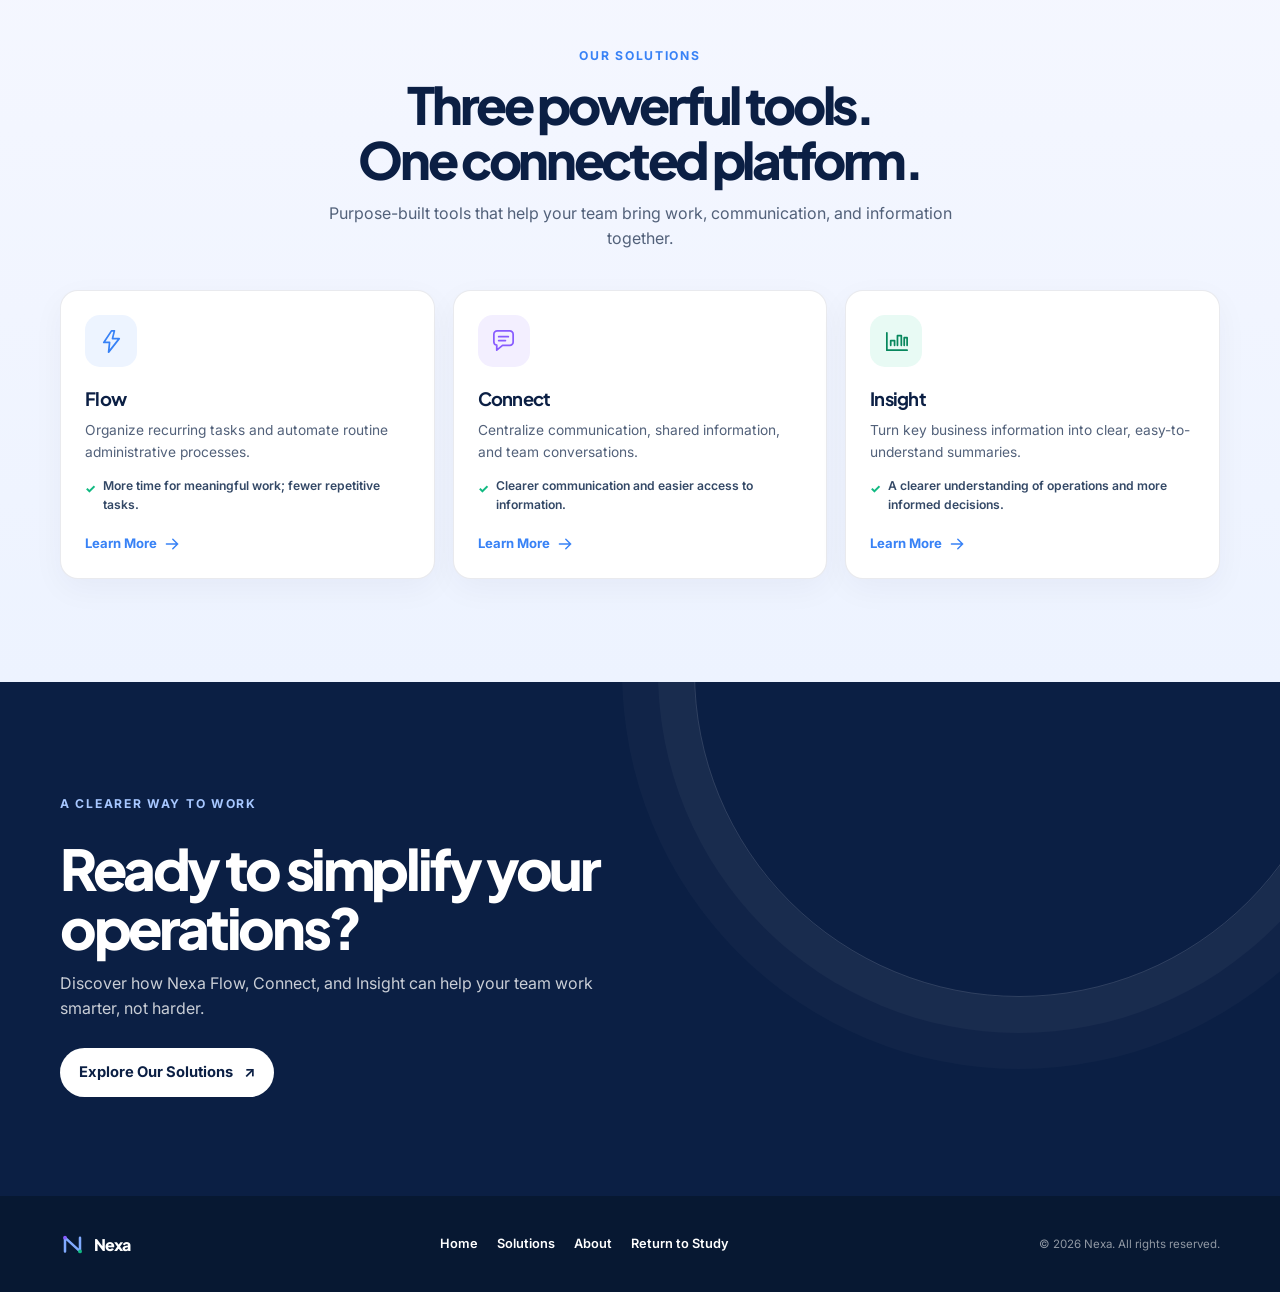
<file: websitec.html>
<!doctype html>
<html lang="en">
<head>
  <meta charset="utf-8">
  <meta name="viewport" content="width=device-width, initial-scale=1">
  <meta name="theme-color" content="#0b1f44">
  <meta name="description" content="Nexa connects simple digital tools to help growing businesses streamline daily operations.">
  <title>Nexa — Simplify Work. Grow Faster.</title>
  <link rel="preconnect" href="https://fonts.googleapis.com">
  <link rel="preconnect" href="https://fonts.gstatic.com" crossorigin>
  <link href="https://fonts.googleapis.com/css2?family=Inter:wght@400;500;600;700&family=Plus+Jakarta+Sans:wght@500;600;700;800&display=swap" rel="stylesheet">
  <style>
    :root {
      color-scheme: light;
      --navy: #0b1f44;
      --blue: #3882f6;
      --purple: #885cff;
      --mint: #10b981;
      --paper: #f5f7ff;
      --white: #fff;
      --muted: #52617a;
      --line: #dfe6f2;
      --container: 1160px;
      --shadow: 0 24px 70px rgba(11,31,68,.12);
    }
    *, *::before, *::after { box-sizing: border-box; }
    html { scroll-behavior: smooth; scroll-padding-top: 92px; }
    body { margin: 0; color: var(--navy); background: var(--paper); font-family: Inter, ui-sans-serif, system-ui, -apple-system, BlinkMacSystemFont, "Segoe UI", sans-serif; line-height: 1.6; }
    img, svg { display: block; max-width: 100%; }
    a { color: inherit; }
    button { font: inherit; }
    .skip-link { position: fixed; z-index: 100; top: .75rem; left: .75rem; padding: .7rem 1rem; border-radius: .6rem; color: var(--white); background: var(--navy); transform: translateY(-160%); }
    .skip-link:focus { transform: translateY(0); }
    .site-header { position: sticky; z-index: 20; top: 0; display: flex; min-height: 76px; align-items: center; justify-content: space-between; gap: 1.5rem; padding: .8rem max(1.25rem, calc((100vw - var(--container))/2)); border-bottom: 1px solid rgba(11,31,68,.07); background: rgba(245,247,255,.92); backdrop-filter: blur(16px); }
    .brand { display: inline-flex; flex: 0 0 auto; align-items: center; gap: .55rem; color: var(--navy); font-family: "Plus Jakarta Sans", Inter, sans-serif; font-size: 1.35rem; font-weight: 800; letter-spacing: -.06em; text-decoration: none; }
    .brand-mark { width: 32px; color: var(--blue); }
    .header-links { display: flex; align-items: center; gap: clamp(1rem, 2.4vw, 2rem); }
    .header-links a { display: inline-flex; min-height: 44px; align-items: center; color: var(--navy); font-size: .9rem; font-weight: 600; text-decoration: none; transition: color .2s ease; }
    .header-links a:hover, .header-links a[aria-current="page"] { color: var(--blue); }
    .header-links .nav-cta { min-height: 44px; padding: .6rem 1rem; border-radius: 999px; color: var(--white); background: var(--navy); }
    .header-links .nav-cta:hover { color: var(--white); background: var(--blue); }
    .menu-toggle { display: none; width: 46px; height: 46px; place-items: center; border: 1px solid var(--line); border-radius: 50%; color: var(--navy); background: var(--white); cursor: pointer; }
    .menu-toggle svg { width: 21px; height: 21px; }
    a:focus-visible, button:focus-visible { outline: 3px solid var(--purple); outline-offset: 4px; }
    .button { display: inline-flex; min-height: 48px; align-items: center; justify-content: center; gap: .65rem; padding: .75rem 1.15rem; border: 1px solid transparent; border-radius: 999px; color: var(--white); background: var(--navy); font-size: .92rem; font-weight: 700; text-decoration: none; transition: transform .25s ease, box-shadow .25s ease, background .25s ease; }
    .button:hover { background: var(--blue); box-shadow: 0 10px 24px rgba(56,130,246,.23); transform: translateY(-2px); }
    .button svg { width: 18px; height: 18px; }
    .button-light { color: var(--navy); background: var(--white); }
    .button-light:hover { color: var(--white); background: var(--blue); }
    .eyebrow { margin: 0 0 .7rem; color: var(--blue); font-size: .76rem; font-weight: 700; letter-spacing: .14em; text-transform: uppercase; }
    h1, h2, h3 { font-family: "Plus Jakarta Sans", Inter, sans-serif; }
    .hero-home { display: grid; width: min(100% - 2.5rem, var(--container)); min-height: 620px; grid-template-columns: minmax(0,.88fr) minmax(0,1.12fr); align-items: center; gap: clamp(2.5rem, 6vw, 5rem); margin: 0 auto; padding: 4.5rem 0 5.5rem; }
    .hero-copy { position: relative; z-index: 2; }
    .hero-copy .eyebrow { display: inline-flex; align-items: center; gap: .5rem; }
    .hero-copy .eyebrow::before { width: 24px; height: 2px; content: ""; background: var(--mint); }
    .hero-copy h1 { max-width: 570px; margin: 0; font-size: clamp(3.2rem, 6.2vw, 5.7rem); font-weight: 800; letter-spacing: -.075em; line-height: .99; }
    .hero-copy h1 span { color: var(--blue); }
    .hero-copy > p:not(.eyebrow) { max-width: 470px; margin: 1.35rem 0 1.8rem; color: var(--muted); font-size: clamp(1rem, 1.35vw, 1.14rem); line-height: 1.75; }
    .hero-proof { display: flex; align-items: center; gap: .75rem; margin-top: 1.5rem; color: var(--muted); font-size: .78rem; }
    .hero-proof-dot { width: 9px; height: 9px; border-radius: 50%; background: var(--mint); box-shadow: 0 0 0 5px rgba(16,185,129,.12); }
    .dashboard-visual { position: relative; min-width: 0; padding: 1.5rem 0 1.5rem 1rem; }
    .dashboard-orb { position: absolute; z-index: -1; top: 5%; right: 3%; width: 84%; aspect-ratio: 1; border-radius: 50%; background: linear-gradient(140deg, rgba(56,130,246,.14), rgba(136,92,255,.13) 65%, rgba(16,185,129,.12)); }
    .dashboard-window { position: relative; overflow: hidden; border: 1px solid rgba(11,31,68,.1); border-radius: 24px; background: var(--white); box-shadow: var(--shadow); transform: rotate(1deg); }
    .dashboard-topbar { display: flex; height: 56px; align-items: center; justify-content: space-between; padding: 0 1.1rem; border-bottom: 1px solid #edf0f7; }
    .dashboard-topbar strong { font-family: "Plus Jakarta Sans", Inter, sans-serif; font-size: .9rem; letter-spacing: -.03em; }
    .dashboard-dots { display: flex; gap: 5px; }
    .dashboard-dots i { width: 7px; height: 7px; border-radius: 50%; background: #dce5f3; }
    .dashboard-dots i:first-child { background: var(--blue); }
    .dashboard-user { display: flex; align-items: center; gap: .45rem; color: var(--muted); font-size: .65rem; }
    .dashboard-avatar { display: grid; width: 27px; height: 27px; place-items: center; border-radius: 50%; color: var(--navy); background: #e7efff; font-size: .65rem; font-weight: 700; }
    .dashboard-body { display: grid; grid-template-columns: 128px minmax(0,1fr); min-height: 342px; }
    .dashboard-side { padding: 1.05rem .75rem; border-right: 1px solid #edf0f7; background: #fbfcff; }
    .dashboard-side span { display: flex; min-height: 36px; align-items: center; gap: .55rem; padding: 0 .55rem; border-radius: 8px; color: #78859b; font-size: .65rem; }
    .dashboard-side span::before { width: 13px; height: 13px; border: 1.5px solid currentColor; border-radius: 4px; content: ""; }
    .dashboard-side span:first-child { color: var(--blue); background: #edf4ff; font-weight: 700; }
    .dashboard-main { min-width: 0; padding: 1.1rem; }
    .dashboard-heading { display: flex; align-items: start; justify-content: space-between; gap: 1rem; }
    .dashboard-heading h2 { margin: 0; font-size: 1rem; font-weight: 700; letter-spacing: -.04em; }
    .dashboard-heading p { margin: .25rem 0 0; color: #8792a5; font-size: .65rem; }
    .dashboard-period { padding: .35rem .55rem; border: 1px solid #e8edf5; border-radius: 7px; color: #68758a; font-size: .6rem; white-space: nowrap; }
    .dashboard-stats { display: grid; grid-template-columns: repeat(3,minmax(0,1fr)); gap: .6rem; margin: 1rem 0; }
    .dashboard-stat { min-width: 0; padding: .7rem; border: 1px solid #edf0f7; border-radius: 11px; }
    .dashboard-stat small { display: block; color: #8792a5; font-size: .56rem; }
    .dashboard-stat strong { display: block; margin-top: .25rem; color: var(--navy); font-size: .92rem; letter-spacing: -.04em; }
    .dashboard-stat strong i { display: inline-block; width: 7px; height: 7px; margin-right: 4px; border-radius: 50%; background: var(--mint); }
    .dashboard-chart { position: relative; min-height: 155px; padding: .8rem; border: 1px solid #edf0f7; border-radius: 12px; }
    .dashboard-chart-title { display: flex; justify-content: space-between; color: #7d899d; font-size: .62rem; }
    .chart-bars { display: flex; height: 106px; align-items: end; justify-content: space-around; gap: 7px; padding: 12px 8px 0; border-bottom: 1px solid #e8edf5; background: repeating-linear-gradient(to bottom,transparent 0,transparent 25px,#f0f3f8 26px); }
    .chart-bars i { width: 9%; height: var(--bar); border-radius: 5px 5px 0 0; background: linear-gradient(180deg,var(--blue),#81b5ff); transform-origin: bottom; animation: bar-rise .7s ease both; }
    .chart-bars i:nth-child(3n) { background: linear-gradient(180deg,var(--purple),#b5a0ff); }
    .chart-bars i:nth-child(2) { animation-delay: .08s; }.chart-bars i:nth-child(3) { animation-delay: .16s; }.chart-bars i:nth-child(4) { animation-delay: .24s; }.chart-bars i:nth-child(5) { animation-delay: .32s; }.chart-bars i:nth-child(6) { animation-delay: .4s; }.chart-bars i:nth-child(7) { animation-delay: .48s; }
    @keyframes bar-rise { from { transform: scaleY(.1); } to { transform: scaleY(1); } }
    .chart-labels { display: flex; justify-content: space-between; padding-top: .35rem; color: #9aa4b5; font-size: .53rem; }
    .dashboard-note { position: absolute; right: -1rem; bottom: 3.2rem; display: flex; align-items: center; gap: .7rem; padding: .85rem 1rem; border: 1px solid rgba(11,31,68,.08); border-radius: 14px; background: var(--white); box-shadow: 0 12px 32px rgba(11,31,68,.12); }
    .note-icon { display: grid; width: 34px; height: 34px; place-items: center; border-radius: 10px; color: #07875d; background: #e6faf3; font-size: 1.1rem; font-weight: 800; }
    .dashboard-note strong, .dashboard-note small { display: block; }.dashboard-note strong { font-size: .7rem; }.dashboard-note small { color: #8390a3; font-size: .58rem; }
    .visual-caption { margin: .6rem 0 0; color: #7d899d; font-size: .68rem; text-align: center; }
    .section { padding: clamp(4.5rem, 8vw, 7rem) 1.25rem; }
    .section-inner { width: min(100%, var(--container)); margin: 0 auto; }
    .section-heading { max-width: 690px; margin: 0 auto 2.4rem; text-align: center; }
    .section-heading h2 { margin: 0; font-size: clamp(2rem, 4vw, 3.25rem); font-weight: 800; letter-spacing: -.065em; line-height: 1.08; }
    .section-heading > p:not(.eyebrow) { margin: .85rem auto 0; color: var(--muted); }
    .challenge-section { background: var(--white); }
    .challenge-visual { display: grid; grid-template-columns: minmax(0,1fr) 82px minmax(0,1fr); align-items: center; gap: clamp(1rem, 3vw, 2rem); margin: 2.5rem auto 1.2rem; }
    .challenge-card { min-height: 230px; padding: clamp(1.25rem,3vw,2rem); border: 1px solid var(--line); border-radius: 20px; background: #fff; }
    .challenge-card h3 { margin: 0 0 .5rem; font-size: 1rem; letter-spacing: -.03em; }
    .challenge-card > p { margin: 0; color: var(--muted); font-size: .86rem; }
    .challenge-chips { display: flex; flex-wrap: wrap; gap: .5rem; margin-top: 1.3rem; }
    .challenge-chip { padding: .42rem .65rem; border: 1px solid #e7ecf5; border-radius: 999px; color: #69768c; background: #fafbfe; font-size: .7rem; }
    .challenge-chip:nth-child(2) { color: #7251d8; background: #f5f1ff; }.challenge-chip:nth-child(3) { color: #1678d7; background: #eef6ff; }
    .challenge-mess { position: relative; width: 75px; height: 72px; margin: 1.3rem auto 0; }
    .challenge-mess span { position: absolute; width: 25px; height: 25px; border: 2px solid #64748b; border-radius: 7px; background: #f5f7ff; transform: rotate(var(--rotate)); }
    .challenge-mess span:nth-child(1) { top: 0; left: 22px; --rotate: 19deg; }.challenge-mess span:nth-child(2) { top: 22px; left: 3px; --rotate: -22deg; }.challenge-mess span:nth-child(3) { top: 20px; right: 0; --rotate: 35deg; }.challenge-mess span:nth-child(4) { bottom: 0; left: 25px; --rotate: -13deg; }
    .challenge-arrow { width: 70px; color: var(--blue); }
    .challenge-check { display: grid; width: 68px; height: 68px; place-items: center; margin: 1.2rem auto 0; border-radius: 50%; color: var(--white); background: var(--blue); box-shadow: 0 0 0 10px #eaf2ff; font-size: 2rem; font-weight: 600; }
    .challenge-summary { max-width: 650px; margin: 1.8rem auto 0; color: var(--muted); text-align: center; }
    .solutions-section { background: linear-gradient(180deg,#f5f7ff,#edf3ff); }
    .solution-grid { display: grid; grid-template-columns: repeat(3,minmax(0,1fr)); gap: 1.1rem; }
    .solution-card { display: flex; min-height: 275px; flex-direction: column; padding: 1.5rem; border: 1px solid rgba(11,31,68,.09); border-radius: 18px; color: var(--navy); background: var(--white); box-shadow: 0 10px 32px rgba(11,31,68,.045); text-decoration: none; transition: transform .28s ease, box-shadow .28s ease, border-color .28s ease; }
    .solution-card:hover { border-color: rgba(56,130,246,.35); box-shadow: 0 20px 46px rgba(11,31,68,.12); transform: translateY(-5px); }
    .solution-icon { display: grid; width: 52px; height: 52px; place-items: center; border-radius: 15px; color: var(--blue); background: #edf4ff; }
    .solution-card:nth-child(2) .solution-icon { color: var(--purple); background: #f3efff; }.solution-card:nth-child(3) .solution-icon { color: #07875d; background: #e8faf4; }
    .solution-icon svg { width: 27px; height: 27px; fill: none; stroke: currentColor; stroke-width: 1.8; stroke-linecap: round; stroke-linejoin: round; }
    .solution-card h3 { margin: 1.05rem 0 .35rem; font-size: 1.15rem; font-weight: 700; letter-spacing: -.04em; }
    .solution-card p { margin: 0; color: var(--muted); font-size: .86rem; }
    .solution-benefit { display: flex; align-items: start; gap: .45rem; margin-top: .8rem !important; color: #334866 !important; font-size: .76rem !important; font-weight: 600; }
    .solution-benefit::before { margin-top: .16rem; color: var(--mint); content: "✓"; font-weight: 800; }
    .learn-link { display: inline-flex; align-items: center; gap: .45rem; margin-top: auto; padding-top: 1.15rem; color: var(--blue); font-size: .82rem; font-weight: 700; }
    .learn-link svg { width: 16px; height: 16px; transition: transform .2s ease; }
    .solution-card:hover .learn-link svg { transform: translateX(4px); }
    .closing-cta { position: relative; overflow: hidden; padding: clamp(3.5rem,8vw,6.2rem) 1.25rem; color: var(--white); background: var(--navy); }
    .closing-cta::after { position: absolute; top: -65%; right: -5%; width: min(60vw,650px); aspect-ratio: 1; border: 1px solid rgba(255,255,255,.15); border-radius: 50%; box-shadow: 0 0 0 36px rgba(255,255,255,.035),0 0 0 72px rgba(255,255,255,.025); content: ""; pointer-events: none; }
    .closing-inner { position: relative; z-index: 1; width: min(100%,var(--container)); margin: auto; }
    .closing-inner h2 { max-width: 650px; margin: 0; font-size: clamp(2.1rem,4.4vw,3.8rem); font-weight: 800; letter-spacing: -.06em; line-height: 1.06; }
    .closing-inner p { max-width: 550px; margin: .8rem 0 1.6rem; color: rgba(255,255,255,.78); }
    .site-footer { display: flex; min-height: 96px; align-items: center; justify-content: space-between; gap: 1rem; padding: 1.2rem max(1.25rem,calc((100vw - var(--container))/2)); color: rgba(255,255,255,.72); background: #071832; }
    .footer-brand { color: var(--white); font-size: 1rem; }.footer-brand .brand-mark { width: 25px; color: #80aaff; }
    .footer-links { display: flex; flex-wrap: wrap; gap: 1.2rem; }
    .footer-links a { display: inline-flex; min-height: 44px; align-items: center; color: var(--white); font-size: .8rem; font-weight: 600; text-decoration: none; }.footer-links a:hover { color: #9fc2ff; }
    .copyright { color: rgba(255,255,255,.55); font-size: .72rem; }
    html.js-motion .reveal:not(.is-visible) { opacity: 0; transform: translateY(18px); }
    .reveal { transition: opacity .55s ease, transform .55s ease; }
    @media (max-width: 900px) {
      .hero-home { min-height: 570px; grid-template-columns: minmax(0,.9fr) minmax(0,1.1fr); gap: 1.5rem; }
      .dashboard-body { grid-template-columns: 95px minmax(0,1fr); }
      .dashboard-side { padding-inline: .5rem; }
      .dashboard-main { padding: .85rem; }
      .dashboard-stats { gap: .35rem; }.dashboard-stat { padding: .55rem; }
      .challenge-visual { grid-template-columns: minmax(0,1fr) 56px minmax(0,1fr); }
      .challenge-arrow { width: 54px; }
    }
    @media (max-width: 700px) {
      html { scroll-padding-top: 74px; }
      .site-header { min-height: 68px; padding-inline: 1rem; }
      .menu-toggle { display: grid; }
      .header-links { position: absolute; top: calc(100% + 1px); right: 0; left: 0; display: none; align-items: stretch; gap: 0; padding: .5rem 1rem 1rem; border-bottom: 1px solid var(--line); background: var(--paper); box-shadow: 0 16px 24px rgba(11,31,68,.08); }
      .header-links.is-open { display: grid; }
      .header-links a { min-height: 48px; padding-inline: .25rem; }.header-links .nav-cta { justify-content: center; margin-top: .5rem; }
      .hero-home { width: min(100% - 2rem, var(--container)); min-height: auto; grid-template-columns: 1fr; gap: 1.5rem; padding: 4rem 0 3.5rem; }
      .hero-copy h1 { max-width: 500px; font-size: clamp(3rem,12vw,4.5rem); }
      .hero-copy > p:not(.eyebrow) { margin: 1rem 0 1.3rem; }
      .dashboard-visual { width: min(100%,560px); justify-self: center; padding: .5rem .3rem 1.2rem; }
      .dashboard-window { border-radius: 17px; }.dashboard-topbar { height: 48px; padding-inline: .75rem; }
      .dashboard-body { grid-template-columns: 70px minmax(0,1fr); min-height: 290px; }
      .dashboard-side span { min-height: 34px; gap: .3rem; padding-inline: .35rem; font-size: .54rem; }
      .dashboard-side span::before { width: 10px; height: 10px; }
      .dashboard-main { padding: .7rem; }.dashboard-heading h2 { font-size: .85rem; }.dashboard-heading p { font-size: .56rem; }
      .dashboard-period { padding: .28rem .4rem; font-size: .52rem; }.dashboard-stats { gap: .3rem; margin: .75rem 0; }
      .dashboard-stat { padding: .48rem; }.dashboard-stat small { font-size: .48rem; }.dashboard-stat strong { font-size: .72rem; }
      .dashboard-chart { min-height: 130px; padding: .55rem; }.chart-bars { height: 82px; gap: 4px; }
      .dashboard-note { right: -.2rem; bottom: 2rem; padding: .6rem .7rem; }.note-icon { width: 28px; height: 28px; }
      .dashboard-note strong { font-size: .61rem; }.dashboard-note small { font-size: .52rem; }
      .section { padding: 4rem 1rem; }.section-heading { margin-bottom: 1.8rem; }
      .challenge-visual { grid-template-columns: 1fr; gap: .85rem; }.challenge-card { min-height: 0; }.challenge-arrow { width: 42px; transform: rotate(90deg); }
      .challenge-mess { margin-top: 1rem; }.challenge-check { margin-top: 1rem; }
      .solution-grid { grid-template-columns: 1fr; gap: .85rem; }.solution-card { min-height: 0; padding: 1.25rem; }
      .closing-inner h2 { font-size: clamp(2rem,9vw,3rem); }
      .site-footer { flex-direction: column; justify-content: center; gap: .7rem; padding: 1.2rem 1rem; text-align: center; }
      .footer-links { justify-content: center; gap: 1rem; }
    }
    @media (prefers-reduced-motion: reduce) {
      *, *::before, *::after { scroll-behavior: auto !important; animation-duration: .01ms !important; animation-iteration-count: 1 !important; transition-duration: .01ms !important; }
      html.js-motion .reveal:not(.is-visible) { opacity: 1; transform: none; }
    }
  </style>
</head>
<body>
  <a class="skip-link" href="#main-content">Skip to content</a>
  <header class="site-header">
    <a class="brand" href="websitec.html" aria-label="Nexa home">
      <svg class="brand-mark" viewBox="0 0 40 40" fill="none" aria-hidden="true">
        <path d="M8 31V9l24 22V9" stroke="currentColor" stroke-width="4" stroke-linecap="round" stroke-linejoin="round"/>
        <circle cx="8" cy="9" r="3" fill="#885cff"/><circle cx="32" cy="31" r="3" fill="#10b981"/>
      </svg>
      <span>Nexa</span>
    </a>
    <button class="menu-toggle" type="button" aria-expanded="false" aria-controls="primary-navigation" aria-label="Open navigation menu">
      <svg viewBox="0 0 24 24" fill="none" stroke="currentColor" stroke-width="1.8" stroke-linecap="round" aria-hidden="true"><path d="M4 7h16M4 12h16M4 17h16"/></svg>
    </button>
    <nav class="header-links" id="primary-navigation" aria-label="Main navigation">
      <a href="websitec.html" aria-current="page">Home</a>
      <a href="ServicesC.html">Solutions</a>
      <a href="aboutC.html">About</a>
      <a class="nav-cta" href="ServicesC.html#solutions">Get Started <span aria-hidden="true">↗</span></a>
    </nav>
  </header>
  <main id="main-content">
    <section class="hero-home" id="top" aria-labelledby="home-title">
      <div class="hero-copy reveal">
        <p class="eyebrow">Connected tools for growing teams</p>
        <h1 id="home-title">Simplify Work.<br><span>Grow Faster.</span></h1>
        <p>Nexa brings connected, easy-to-use digital tools together to help small and mid-sized businesses streamline daily operations.</p>
        <a class="button" href="ServicesC.html#solutions">Explore Our Solutions
          <svg viewBox="0 0 24 24" fill="none" stroke="currentColor" stroke-width="1.8" stroke-linecap="round" stroke-linejoin="round" aria-hidden="true"><path d="M5 12h14m-6-6 6 6-6 6"/></svg>
        </a>
        <div class="hero-proof"><span class="hero-proof-dot" aria-hidden="true"></span><span>One connected platform for everyday work</span></div>
      </div>
      <div class="dashboard-visual reveal" role="img" aria-label="Conceptual Nexa dashboard showing a team workflow and an illustrative weekly activity chart.">
        <div class="dashboard-orb" aria-hidden="true"></div>
        <div class="dashboard-window" aria-hidden="true">
          <div class="dashboard-topbar"><div class="dashboard-dots"><i></i><i></i><i></i></div><strong>Nexa workspace</strong><div class="dashboard-user"><span>Team space</span><span class="dashboard-avatar">N</span></div></div>
          <div class="dashboard-body">
            <div class="dashboard-side"><span>Overview</span><span>Workflows</span><span>Messages</span><span>Reports</span></div>
            <div class="dashboard-main">
              <div class="dashboard-heading"><div><h2>Good morning, team</h2><p>Here’s your workspace at a glance.</p></div><span class="dashboard-period">This week</span></div>
              <div class="dashboard-stats">
                <div class="dashboard-stat"><small>Workflows</small><strong><i></i>On track</strong></div>
                <div class="dashboard-stat"><small>Team updates</small><strong>All in one place</strong></div>
                <div class="dashboard-stat"><small>Insights</small><strong>Ready to explore</strong></div>
              </div>
              <div class="dashboard-chart"><div class="dashboard-chart-title"><span>Activity overview</span><span>Illustrative view</span></div><div class="chart-bars"><i style="--bar:34%"></i><i style="--bar:54%"></i><i style="--bar:46%"></i><i style="--bar:68%"></i><i style="--bar:58%"></i><i style="--bar:82%"></i><i style="--bar:72%"></i><i style="--bar:94%"></i></div><div class="chart-labels"><span>Mon</span><span>Tue</span><span>Wed</span><span>Thu</span><span>Fri</span></div></div>
            </div>
          </div>
        </div>
        <div class="dashboard-note" aria-hidden="true"><span class="note-icon">✓</span><span><strong>Everything connected</strong><small>Work, conversations, and insight</small></span></div>
        <p class="visual-caption">A conceptual preview—not live business data.</p>
      </div>
    </section>

    <section class="section challenge-section" id="challenge" aria-labelledby="challenge-title">
      <div class="section-inner">
        <div class="section-heading reveal">
          <p class="eyebrow">The challenge</p>
          <h2 id="challenge-title">Growing should feel exciting. Not complicated.</h2>
          <p>As a business grows, managing communication, repetitive tasks, and important information can become increasingly complex.</p>
        </div>
        <div class="challenge-visual reveal">
          <article class="challenge-card">
            <h3>When everything is scattered</h3>
            <p>Disconnected tools make simple work harder to keep track of.</p>
            <div class="challenge-chips"><span class="challenge-chip">Repeated tasks</span><span class="challenge-chip">Missed updates</span><span class="challenge-chip">Hard-to-find files</span></div>
            <div class="challenge-mess" aria-hidden="true"><span></span><span></span><span></span><span></span></div>
          </article>
          <svg class="challenge-arrow" viewBox="0 0 80 28" fill="none" aria-hidden="true"><path d="M3 14h68M58 3l12 11-12 11" stroke="currentColor" stroke-width="2.5" stroke-linecap="round" stroke-linejoin="round"/></svg>
          <article class="challenge-card">
            <h3>A clearer way forward</h3>
            <p>Bring everyday work into a connected, organized space.</p>
            <div class="challenge-chips"><span class="challenge-chip">Workflows</span><span class="challenge-chip">Team updates</span><span class="challenge-chip">Useful insights</span></div>
            <div class="challenge-check" aria-hidden="true">✓</div>
          </article>
        </div>
        <p class="challenge-summary reveal">Nexa helps you simplify these processes with powerful, easy-to-use solutions—so your team can focus on the work that matters.</p>
      </div>
    </section>

    <section class="section solutions-section" id="solutions" aria-labelledby="solutions-title">
      <div class="section-inner">
        <div class="section-heading reveal">
          <p class="eyebrow">Our solutions</p>
          <h2 id="solutions-title">Three powerful tools.<br>One connected platform.</h2>
          <p>Purpose-built tools that help your team bring work, communication, and information together.</p>
        </div>
        <div class="solution-grid">
          <a class="solution-card reveal" href="ServicesC.html#flow">
            <span class="solution-icon" aria-hidden="true"><svg viewBox="0 0 28 28"><path d="M14 3 6 15h6l-1 10 11-14h-7l2-8Z"/></svg></span>
            <h3>Flow</h3>
            <p>Organize recurring tasks and automate routine administrative processes.</p>
            <p class="solution-benefit">More time for meaningful work; fewer repetitive tasks.</p>
            <span class="learn-link">Learn More <svg viewBox="0 0 20 20" fill="none" stroke="currentColor" stroke-width="1.8" stroke-linecap="round"><path d="M3 10h14m-6-6 6 6-6 6"/></svg></span>
          </a>
          <a class="solution-card reveal" href="ServicesC.html#connect">
            <span class="solution-icon" aria-hidden="true"><svg viewBox="0 0 28 28"><path d="M4 6.5A3.5 3.5 0 0 1 7.5 3h13A3.5 3.5 0 0 1 24 6.5v8a3.5 3.5 0 0 1-3.5 3.5H13l-6 5v-5.2A3.5 3.5 0 0 1 4 14.5Z"/><path d="M9 9h10M9 13h7"/></svg></span>
            <h3>Connect</h3>
            <p>Centralize communication, shared information, and team conversations.</p>
            <p class="solution-benefit">Clearer communication and easier access to information.</p>
            <span class="learn-link">Learn More <svg viewBox="0 0 20 20" fill="none" stroke="currentColor" stroke-width="1.8" stroke-linecap="round"><path d="M3 10h14m-6-6 6 6-6 6"/></svg></span>
          </a>
          <a class="solution-card reveal" href="ServicesC.html#insight">
            <span class="solution-icon" aria-hidden="true"><svg viewBox="0 0 28 28"><path d="M4 23V5M4 23h21"/><path d="M8 18v-5h4v5M15 18V8h4v10M22 18v-8h3v8"/></svg></span>
            <h3>Insight</h3>
            <p>Turn key business information into clear, easy-to-understand summaries.</p>
            <p class="solution-benefit">A clearer understanding of operations and more informed decisions.</p>
            <span class="learn-link">Learn More <svg viewBox="0 0 20 20" fill="none" stroke="currentColor" stroke-width="1.8" stroke-linecap="round"><path d="M3 10h14m-6-6 6 6-6 6"/></svg></span>
          </a>
        </div>
      </div>
    </section>

    <section class="closing-cta" aria-labelledby="closing-title">
      <div class="closing-inner reveal">
        <p class="eyebrow" style="color:#a7c7ff">A clearer way to work</p>
        <h2 id="closing-title">Ready to simplify your operations?</h2>
        <p>Discover how Nexa Flow, Connect, and Insight can help your team work smarter, not harder.</p>
        <a class="button button-light" href="ServicesC.html#solutions">Explore Our Solutions <span aria-hidden="true">↗</span></a>
      </div>
    </section>
  </main>
  <footer class="site-footer">
    <a class="brand footer-brand" href="websitec.html" aria-label="Nexa home"><svg class="brand-mark" viewBox="0 0 40 40" fill="none" aria-hidden="true"><path d="M8 31V9l24 22V9" stroke="currentColor" stroke-width="4" stroke-linecap="round" stroke-linejoin="round"/><circle cx="8" cy="9" r="3" fill="#885cff"/><circle cx="32" cy="31" r="3" fill="#10b981"/></svg><span>Nexa</span></a>
    <nav class="footer-links" aria-label="Footer navigation"><a href="websitec.html" aria-current="page">Home</a><a href="ServicesC.html">Solutions</a><a href="aboutC.html">About</a><a href="index.html">Return to Study</a></nav>
    <span class="copyright">© 2026 Nexa. All rights reserved.</span>
  </footer>
  <script>
    (() => {
      const menuButton = document.querySelector(".menu-toggle");
      const navigation = document.querySelector("#primary-navigation");
      if (menuButton && navigation) {
        const closeMenu = () => {
          menuButton.setAttribute("aria-expanded", "false");
          menuButton.setAttribute("aria-label", "Open navigation menu");
          navigation.classList.remove("is-open");
        };
        menuButton.addEventListener("click", () => {
          const isOpen = menuButton.getAttribute("aria-expanded") !== "true";
          menuButton.setAttribute("aria-expanded", String(isOpen));
          menuButton.setAttribute("aria-label", isOpen ? "Close navigation menu" : "Open navigation menu");
          navigation.classList.toggle("is-open", isOpen);
        });
        navigation.querySelectorAll("a").forEach((link) => link.addEventListener("click", closeMenu));
        document.addEventListener("keydown", (event) => {
          if (event.key === "Escape" && menuButton.getAttribute("aria-expanded") === "true") {
            closeMenu();
            menuButton.focus();
          }
        });
      }
      const reducedMotion = window.matchMedia("(prefers-reduced-motion: reduce)");
      const revealItems = document.querySelectorAll(".reveal");
      if (reducedMotion.matches || !("IntersectionObserver" in window)) {
        revealItems.forEach((item) => item.classList.add("is-visible"));
        return;
      }
      document.documentElement.classList.add("js-motion");
      const observer = new IntersectionObserver((entries, currentObserver) => {
        entries.forEach((entry) => {
          if (!entry.isIntersecting) return;
          entry.target.classList.add("is-visible");
          currentObserver.unobserve(entry.target);
        });
      }, { threshold: .12 });
      revealItems.forEach((item) => observer.observe(item));
    })();
  </script>
</body>
</html>
</file>
<file: custom.css>
:root {
      --pink: #e31583;
      --blue: #4bc4df;
      --navy: #2039d5;
      --ink: #17171b;
      --paper: #fffafc;
      --muted: #5c565d;
    }
    * { box-sizing: border-box; }
    html { scroll-behavior: smooth; }
    body { margin: 0; color: #231b20; background: var(--paper); font-family: Inter, ui-sans-serif, system-ui, -apple-system, BlinkMacSystemFont, "Segoe UI", sans-serif; line-height: 1.5; }
    a { color: inherit; }
    .site-header { position: absolute; z-index: 3; top: 0; left: 0; width: 100%; padding: 14px clamp(1.5rem, 8vw, 8rem); }
    .navbar-brand { display: inline-flex; align-items: center; gap: 10px; color: #fff; text-decoration: none; }
    .brand-symbol { display: block; width: clamp(27px, 2.5vw, 32px); height: auto; color: inherit; }
    .brand-wordmark { display: block; width: clamp(88px, 7.8vw, 110px); height: auto; color: inherit; overflow: visible; }
    .hero {
      min-height: 100vh;
      min-height: 100svh;
      position: relative;
      display: grid;
      grid-template-columns: 1fr 1fr;
      align-items: center;
      gap: clamp(2rem, 6vw, 7rem);
      overflow: hidden;
      padding: clamp(2rem, 7.4vw, 7rem) clamp(1.5rem, 9.8vw, 9rem);
      color: #fff;
      background: linear-gradient(112deg, #4a30ed 0%, #7138e9 53%, #bd49d4 100%);
    }
    .hero-copy { z-index: 2; max-width: 660px; margin-top: -2vh; transform: translateY(-11vh); animation: hero-copy-enter .8s cubic-bezier(.2,.75,.25,1) .2s both; }
    @keyframes hero-copy-enter { from { opacity: 0; translate: 0 24px; } to { opacity: 1; translate: 0 0; } }
    .tagline { margin: 0; max-width: 760px; font-size: clamp(2.2rem, 3.9vw, 3.9rem); line-height: 1.16; font-weight: 400; letter-spacing: -.045em; white-space: nowrap; }
    .hero-geometry { position: absolute; z-index: 1; top: 50%; right: 2.5%; width: min(43vw, 650px); height: auto; transform: translateY(-50%); overflow: visible; pointer-events: none; }
    .geometry-line { stroke-linecap: round; }
    .hero-node { opacity: 0; transform-box: fill-box; transform-origin: center; animation: node-pop .65s cubic-bezier(.2,.85,.25,1.2) var(--node-delay) forwards; }
    .hero-node-laptop { --node-delay: 3.25s; }
    .hero-node-data { --node-delay: 3.6s; }
    .hero-node-message { --node-delay: 3.95s; }
    .node-ring { stroke-dasharray: 365; stroke-dashoffset: 365; animation: ring-draw 1s ease-in-out calc(var(--node-delay) + .12s) forwards; }
    .node-icon { opacity: 0; transform-box: fill-box; transform-origin: center; animation: node-icon-pop .5s ease-out calc(var(--node-delay) + .38s) forwards; }
    .material-icon-wrap { color: #6337ed; }
    .material-icon-wrap .material-symbols-outlined { display: grid; width: 100%; height: 100%; place-items: center; font-family: "Material Symbols Outlined"; font-size: 52px; font-weight: 400; font-style: normal; line-height: 1; letter-spacing: normal; white-space: nowrap; direction: ltr; -webkit-font-smoothing: antialiased; font-feature-settings: "liga"; }
    @keyframes node-pop { to { opacity: 1; transform: scale(1); } }
    @keyframes ring-draw { to { stroke-dashoffset: 0; } }
    @keyframes node-icon-pop { to { opacity: 1; transform: scale(1); } }
    .scroll-cue { position: absolute; z-index: 3; left: clamp(2rem, 7.4vw, 7rem); bottom: clamp(7rem, 25.7vh, 16rem); width: 39px; height: 39px; display: grid; place-items: center; border-radius: 50%; background: #fff; color: #111; text-decoration: none; font-size: 1rem; font-weight: 300; line-height: 1; transition: transform .2s ease; }
    .scroll-cue:hover { transform: translateY(5px); }
    .back-to-top { position: fixed; z-index: 20; right: clamp(1rem, 3vw, 2rem); bottom: clamp(1rem, 3vw, 2rem); display: grid; width: 44px; aspect-ratio: 1; place-items: center; border: 0; border-radius: 50%; color: #6337ed; background: #fff; box-shadow: 0 6px 20px rgba(35,27,32,.2); text-decoration: none; transition: transform .2s ease, box-shadow .2s ease; }
    .back-to-top:hover { transform: translateY(-3px); box-shadow: 0 10px 25px rgba(35,27,32,.26); }
    .back-to-top.is-at-top { color: #fff; background: transparent; box-shadow: none; }
    .back-to-top.is-at-top:hover { box-shadow: none; }
    .back-to-top.is-at-top .back-to-top-track { stroke: rgba(255,255,255,.38); }
    .back-to-top:focus-visible { outline: 3px solid #fff; outline-offset: 3px; }
    .back-to-top-ring { position: absolute; inset: 0; width: 100%; height: 100%; transform: rotate(-90deg); overflow: visible; }
    .back-to-top-track, .back-to-top-progress { fill: none; stroke-width: 2.5; }
    .back-to-top-track { stroke: #e6e1ed; }
    .back-to-top-progress { stroke: url(#back-to-top-gradient); stroke-linecap: round; stroke-dasharray: 163.36; stroke-dashoffset: 163.36; transition: stroke-dashoffset .12s linear; }
    .back-to-top-arrow { z-index: 1; width: 20px; height: 20px; fill: none; stroke: currentColor; stroke-width: 1.7; stroke-linecap: round; stroke-linejoin: round; }
    .section { padding: clamp(5rem, 9vw, 8rem) max(5vw, calc((100vw - 1160px)/2)); }
    .section-kicker { margin: 0 0 .8rem; color: var(--pink); font-size: .78rem; font-weight: 600; letter-spacing: .14em; text-transform: uppercase; }
    .intro .section-kicker { width: fit-content; margin-inline: auto; color: transparent; background: linear-gradient(100deg, #4a30ed, #bd49d4); -webkit-background-clip: text; background-clip: text; }
    .intro { text-align: center; padding-bottom: clamp(4.5rem, 8vw, 7.5rem); }
    .intro h2 { margin: 0; font-size: clamp(2.2rem, 3.8vw, 3.5rem); font-weight: 500; letter-spacing: -.055em; line-height: 1.08; }
    .intro > p:not(.section-kicker) { margin: .75rem 0 3.6rem; color: var(--muted); font-size: clamp(1rem, 1.3vw, 1.3rem); }
    .solution-cards { display: grid; grid-template-columns: repeat(3, minmax(0, 1fr)); gap: 18px; width: min(100%, 1120px); margin: 0 auto; }
    .solution-card { position: relative; isolation: isolate; display: flex; min-height: 235px; flex-direction: column; overflow: hidden; padding: clamp(1.4rem, 2.4vw, 2rem); border: 1px solid #e7e1e9; border-radius: 14px; color: inherit; background: #fff; box-shadow: 0 10px 28px rgba(35,27,32,.06); text-align: left; text-decoration: none; transition: transform .25s ease, box-shadow .25s ease, border-color .25s ease, color .25s ease; }
    .solution-card::before { position: absolute; z-index: -1; inset: 0; border-radius: inherit; background: linear-gradient(112deg, #4a30ed 0%, #7138e9 53%, #bd49d4 100%); content: ""; opacity: 0; transition: opacity .3s ease; }
    .solution-card:hover, .solution-card:focus-within { transform: translateY(-4px); border-color: transparent; color: #fff; box-shadow: 0 16px 34px rgba(35,27,32,.16); }
    .solution-card:focus-visible { outline: 3px solid #6337ed; outline-offset: 4px; }
    .solution-card:hover::before, .solution-card:focus-within::before { opacity: 1; }
    .solution-card-heading { display: flex; align-items: center; gap: 1rem; margin-bottom: 1.5rem; }
    .solution-card-icon { display: grid; width: 54px; height: 54px; flex: 0 0 54px; place-items: center; border-radius: 15px; color: #4a30ed; background: rgba(74,48,237,.1); font-size: 32px; }
    .solution-card:nth-child(2) .solution-card-icon { color: #7541e8; background: rgba(117,65,232,.12); }
    .solution-card:nth-child(3) .solution-card-icon { color: #a544d5; background: rgba(165,68,213,.12); }
    .solution-card h3 { margin: 0; font-size: clamp(1.1rem, 1.55vw, 1.35rem); font-weight: 600; letter-spacing: -.03em; }
    .solution-card p { max-width: 30ch; margin: 0; color: var(--muted); font-size: .96rem; line-height: 1.55; }
    .solution-card:hover p, .solution-card:focus-within p { color: rgba(255,255,255,.88); }
    .solution-card:hover .solution-card-icon, .solution-card:focus-within .solution-card-icon { color: #fff; background: rgba(255,255,255,.18); }
    .solution-card-link { display: inline-flex; width: max-content; align-items: center; margin-top: auto; padding: .55rem .9rem; border: 1px solid transparent; border-radius: 999px; color: #6337ed; font-size: .92rem; font-weight: 600; text-decoration: none; text-underline-offset: .2em; transition: color .25s ease, background-color .25s ease, border-color .25s ease; }
    .solution-card:hover .solution-card-link, .solution-card:focus-within .solution-card-link { border-color: transparent; color: #fff; background: transparent; text-decoration: underline; text-underline-offset: .2em; }
    .about { display: grid; grid-template-columns: 1.05fr .95fr; align-items: center; gap: clamp(2rem, 7vw, 7rem); background: #f4f1f6; }
    .about-copy h2 { margin: 0 0 1rem; font-size: clamp(2.2rem, 3.8vw, 3.6rem); font-weight: 500; line-height: 1.08; letter-spacing: -.055em; }
    .about-copy p { max-width: 620px; color: var(--muted); font-size: clamp(1.05rem, 1.5vw, 1.2rem); line-height: 1.65; }
    .actions { display: flex; align-items: center; gap: 1.25rem; margin-top: 2.5rem; }
    .button { display: inline-flex; align-items: center; gap: .45rem; padding: .85rem 1.25rem; border: 1px solid var(--pink); border-radius: 999px; color: white; background: var(--pink); font: inherit; font-size: .9rem; font-weight: 600; cursor: default; transition: transform .2s ease, box-shadow .2s ease, background .2s ease; }
    .button::after { content: "↗"; font-size: 1.05em; }
    .button:hover { transform: translateY(-2px); box-shadow: 0 8px 22px rgba(227,21,131,.22); }
    .button.secondary { border-color: var(--blue); background: var(--blue); }
    .button.secondary:hover { box-shadow: 0 8px 22px rgba(75,196,223,.24); }
    .about .button:not(.secondary) { border-color: transparent; background: linear-gradient(112deg, #4a30ed 0%, #7138e9 53%, #bd49d4 100%); }
    .about .button:not(.secondary):hover { box-shadow: 0 8px 22px rgba(99,55,237,.25); }
    .text-link { color: #6337ed; font-size: .92rem; font-weight: 600; text-decoration: underline; text-underline-offset: .2em; }
    .benefit-timeline { position: relative; display: grid; width: min(100%, 510px); min-height: 600px; grid-template-rows: repeat(3, 1fr); justify-self: center; margin: 0; padding: 0; list-style: none; }
    .benefit-timeline::before { position: absolute; top: 7%; bottom: 7%; left: 50%; width: 1px; content: ""; background: #9b98a0; }
    .benefit-point { position: relative; display: grid; grid-template-columns: 1fr 48px 1fr; align-items: center; }
    .benefit-dot { z-index: 1; grid-column: 2; grid-row: 1; width: 44px; aspect-ratio: 1; justify-self: center; border-radius: 50%; background: linear-gradient(135deg, #4a30ed 0%, #7541e8 55%, #bd49d4 100%); }
    .benefit-point:nth-child(1) { --benefit-delay: .12s; }
    .benefit-point:nth-child(2) { --benefit-delay: .75s; }
    .benefit-point:nth-child(3) { --benefit-delay: 1.38s; }
    .benefit-timeline.is-visible .benefit-dot { animation: benefit-dot-in .55s cubic-bezier(.2,.85,.25,1.2) var(--benefit-delay) both; }
    .benefit-timeline.is-visible .benefit-copy { animation: benefit-copy-in .45s ease calc(var(--benefit-delay) + .56s) both; }
    @keyframes benefit-dot-in { from { opacity: 0; transform: scale(.25); } to { opacity: 1; transform: scale(1); } }
    @keyframes benefit-copy-in { from { opacity: 0; transform: translateY(8px); } to { opacity: 1; transform: translateY(0); } }
    .benefit-copy { grid-row: 1; }
    .benefit-point:nth-child(odd) .benefit-copy { grid-column: 3; padding-left: 54px; }
    .benefit-point:nth-child(even) .benefit-copy { grid-column: 1; padding-right: 54px; text-align: right; }
    .benefit-point::after { position: absolute; top: 50%; width: 48px; height: 1px; content: ""; background: #3c3940; }
    .benefit-point:nth-child(odd)::after { left: calc(50% + 24px); }
    .benefit-point:nth-child(even)::after { right: calc(50% + 24px); }
    .benefit-copy h3 { margin: 0 0 .4rem; font-size: clamp(1rem, 1.35vw, 1.15rem); font-weight: 600; letter-spacing: -.025em; }
    .benefit-copy p { margin: 0; color: var(--muted); font-size: .88rem; line-height: 1.45; }
    .problems-section { background: #fff; text-align: center; }
    .problems-section > .section-kicker { width: fit-content; margin-inline: auto; color: transparent; background: linear-gradient(100deg, #4a30ed, #bd49d4); -webkit-background-clip: text; background-clip: text; }
    .problems-section h2 { max-width: 760px; margin: 0 auto; font-size: clamp(2rem, 3.8vw, 3.25rem); font-weight: 500; letter-spacing: -.05em; line-height: 1.1; }
    .prototype-hint { margin: .7rem auto 0; color: var(--muted); font-size: .96rem; }
    .problem-buttons { display: grid; grid-template-columns: repeat(3, minmax(0, 1fr)); gap: 14px; width: min(100%, 1060px); margin: 2.5rem auto 0; }
    .problem-button { position: relative; min-height: 76px; padding: 1rem 3rem 1rem 1.35rem; border: 1px solid #e4dfeb; border-radius: 12px; color: #342b40; background: #fff; box-shadow: 0 7px 20px rgba(35,27,32,.05); text-align: left; font: inherit; font-size: 1rem; font-weight: 600; cursor: pointer; transition: transform .2s ease, color .2s ease, background .2s ease, border-color .2s ease, box-shadow .2s ease; }
    .problem-button::after { position: absolute; top: 50%; right: 1.25rem; content: "↗"; color: #7541e8; font-size: 1.15rem; transform: translateY(-50%); transition: color .2s ease, transform .2s ease; }
    .problem-button:hover, .problem-button[aria-pressed="true"] { transform: translateY(-3px); border-color: transparent; color: #fff; background: linear-gradient(112deg, #4a30ed 0%, #7138e9 53%, #bd49d4 100%); box-shadow: 0 12px 28px rgba(99,55,237,.2); }
    .problem-button:hover::after, .problem-button[aria-pressed="true"]::after { color: #fff; transform: translate(3px, -50%); }
    .problem-button:focus-visible { outline: 3px solid #6337ed; outline-offset: 4px; }
    .software-preview { width: min(100%, 1060px); margin: 2rem auto 0; text-align: left; }
    .service-software-panel { margin: 0; overflow: hidden; border: 1px solid #e8e4ed; border-radius: 18px; background: #f4f3f8; box-shadow: 0 18px 48px rgba(35,27,32,.1); }
    .service-software-panel[hidden] { display: none; }
    .software-canvas { position: relative; width: 100%; }
    .service-software-panel svg { display: block; width: 100%; height: auto; }
    .mockup-control { cursor: pointer; }
    .mockup-control rect { transition: fill .15s ease; }
    .mockup-control:hover rect, .mockup-control:focus rect { fill: transparent; }
    .mockup-control:focus { outline: none; }
    .mockup-control:focus rect { stroke: transparent; stroke-width: 0; }
    #flow-nav-selection, #connect-channel-selection { transition: transform .36s cubic-bezier(.22,.8,.25,1); }
    .mockup-card-control { position: absolute; top: 31.6%; left: var(--card-x); width: var(--card-width); height: 18.8%; padding: 0; border: 1px solid transparent; border-radius: 10px; background: transparent; cursor: pointer; transition: background .15s ease, border-color .15s ease; }
    .mockup-card-control:hover, .mockup-card-control[aria-pressed="true"] { border-color: transparent; background: transparent; }
    .mockup-card-control:focus-visible { outline: 3px solid #6337ed; outline-offset: 2px; }
    .insight-detail-screen { position: absolute; z-index: 2; top: 54%; left: 3%; width: 94%; height: 42%; padding: clamp(.7rem, 2vw, 1.3rem); overflow: hidden; border: 1px solid #ece9f1; border-radius: 12px; background: #fff; box-shadow: 0 4px 18px rgba(35,27,32,.08); }
    .insight-detail-screen[hidden] { display: none; }
    .insight-detail-screen h3 { margin: 0; color: #302b3c; font-size: clamp(.75rem, 1.7vw, 1.05rem); font-weight: 600; }
    .insight-detail-screen p { margin: .25rem 0 .6rem; color: #696473; font-size: clamp(.62rem, 1.3vw, .82rem); }
    .insight-demo-chart { display: flex; height: 55%; align-items: end; gap: 5%; padding: 0 3%; border-bottom: 1px solid #eeeef2; background: repeating-linear-gradient(to bottom, transparent 0 29%, #f0eef4 30% 31%); }
    .insight-demo-chart span { flex: 1; height: var(--bar); border-radius: 5px 5px 0 0; background: linear-gradient(180deg, #bd49d4, #6337ed); transition: height .4s ease; }
    .insight-detail-screen small { display: block; margin-top: .25rem; color: #8a8593; font-size: clamp(.55rem, 1vw, .68rem); }
    .service-software-panel:not([hidden]) { animation: software-preview-in .5s cubic-bezier(.2,.75,.25,1) both; }
    @keyframes software-preview-in { from { opacity: 0; transform: translateY(14px); } to { opacity: 1; transform: translateY(0); } }
    .client-band { position: relative; min-height: 600px; display: grid; place-items: center; overflow: hidden; isolation: isolate; background: linear-gradient(112deg, #4a30ed 0%, #7138e9 53%, #bd49d4 100%); text-align: center; }
    .client-band::before { position: absolute; z-index: 0; inset: 0; background: linear-gradient(112deg, rgba(74,48,237,.34) 0%, rgba(113,56,233,.34) 53%, rgba(189,73,212,.34) 100%); content: ""; }
    .client-logo-grid { position: absolute; z-index: 0; inset: 0; display: grid; grid-template-rows: repeat(3, minmax(0, 1fr)); gap: 1rem; padding: 2rem clamp(1rem, 5vw, 5rem); opacity: .55; filter: grayscale(1); }
    .client-logo-row { overflow: hidden; }
    .client-logo-track { display: flex; width: max-content; height: 100%; animation: logo-row-scroll 20s linear infinite; }
    .client-logo-set { display: flex; flex: 0 0 100vw; align-items: center; justify-content: space-around; gap: clamp(.5rem, 2vw, 2rem); min-width: 0; }
    @keyframes logo-row-scroll { from { transform: translateX(0); } to { transform: translateX(-50%); } }
    .client-logo { display: block; color: #d1cbd9; font-size: clamp(.78rem, 1.5vw, 1.35rem); font-weight: 750; letter-spacing: .06em; white-space: nowrap; }
    .logo-arcwell, .logo-brightpath, .logo-daybreak, .logo-wildwood, .logo-thread { font-family: Georgia, serif; font-size: clamp(1rem, 1.8vw, 1.65rem); font-weight: 700; font-style: italic; letter-spacing: -.06em; }
    .logo-morrow { font-size: clamp(1.1rem, 2vw, 1.8rem); font-weight: 500; letter-spacing: -.08em; }
    .logo-mark { padding-left: .2em; font-size: .5em; vertical-align: top; }
    .logo-common, .logo-thread { letter-spacing: -.035em; }
    .logo-pivot { font-weight: 900; letter-spacing: .2em; }
    .logo-bluepeak { font-weight: 800; letter-spacing: -.04em; }
    .client-band-copy { position: relative; z-index: 1; padding: 2.5rem; }
    .client-band-copy::before { position: absolute; z-index: -1; inset: 0 -1rem; border-radius: 24px; background: linear-gradient(112deg, rgba(74,48,237,.82) 0%, rgba(113,56,233,.82) 53%, rgba(189,73,212,.82) 100%); content: ""; }
    .client-band h2 { margin: 0 1rem; color: #fff; font-size: clamp(2.2rem, 3.8vw, 3.5rem); font-weight: 500; letter-spacing: -.055em; }
    .client-band p { margin: .5rem 0 0; color: rgba(255,255,255,.9); font-size: 1.1rem; }
    .pricing-section { color: #fff; background: #242326; text-align: center; }
    .pricing-section > .section-kicker { width: fit-content; margin-inline: auto; color: transparent; background: linear-gradient(100deg, #4a30ed, #bd49d4); -webkit-background-clip: text; background-clip: text; }
    .pricing-section h2 { max-width: 800px; margin: 0 auto; font-size: clamp(2rem, 3.8vw, 3.25rem); font-weight: 500; letter-spacing: -.05em; line-height: 1.1; }
    .pricing-intro { margin: .75rem auto 0; color: rgba(255,255,255,.7); }
    .pricing-service-select { display: flex; justify-content: center; gap: .7rem; margin: 2rem auto 2.5rem; }
    .pricing-service-button { padding: .75rem 1.25rem; border: 1px solid rgba(255,255,255,.35); border-radius: 999px; color: #fff; background: transparent; font: inherit; font-weight: 600; cursor: pointer; transition: color .2s ease, background .2s ease, border-color .2s ease, transform .2s ease; }
    .pricing-service-button:hover { transform: translateY(-2px); border-color: #7541e8; }
    .pricing-service-button[aria-pressed="true"] { border-color: transparent; color: #fff; background: linear-gradient(112deg, #4a30ed, #7138e9 53%, #bd49d4); }
    .pricing-service-button:focus-visible, .pricing-cta:focus-visible { outline: 3px solid #6337ed; outline-offset: 3px; }
    .pricing-cards { display: grid; width: min(100%, 1100px); grid-template-columns: repeat(3, minmax(0, 1fr)); gap: 18px; margin: 0 auto; text-align: left; }
    .pricing-card { display: flex; min-height: 390px; flex-direction: column; padding: clamp(1.4rem, 2.6vw, 2rem); border: 1px solid #e7e1e9; border-radius: 16px; background: #fff; box-shadow: 0 10px 28px rgba(35,27,32,.06); animation: software-preview-in .35s ease both; }
    .pricing-card-featured { border-color: rgba(99,55,237,.48); box-shadow: 0 14px 36px rgba(99,55,237,.12); }
    .pricing-plan-label { margin: 0 0 .7rem; color: #7441e5; font-size: .78rem; font-weight: 700; letter-spacing: .12em; text-transform: uppercase; }
    .pricing-card h3 { margin: 0; color: #26212d; font-size: 1.45rem; font-weight: 600; letter-spacing: -.035em; }
    .pricing-plan-description { min-height: 3.1em; margin: .55rem 0 1rem; color: var(--muted); font-size: .94rem; }
    .pricing-cost { margin: 0 0 1.2rem; color: #6337ed; font-size: 1.05rem; font-weight: 650; }
    .pricing-annual { margin: -.9rem 0 1.2rem; color: #6b6472; font-size: .88rem; }
    .pricing-features { display: grid; gap: .75rem; margin: 0 0 1.8rem; padding: 0; list-style: none; color: #4d4654; font-size: .92rem; }
    .pricing-features li { position: relative; padding-left: 1.5rem; }
    .pricing-features li::before { position: absolute; left: 0; color: #7541e8; content: "\2713"; font-weight: 700; }
    .pricing-cta { display: inline-flex; width: max-content; align-items: center; justify-content: center; margin-top: auto; padding: .72rem 1.1rem; border: 0; border-radius: 999px; color: #6337ed; background: rgba(99,55,237,.08); font: inherit; font-size: .9rem; font-weight: 650; cursor: default; transition: color .2s ease, background .2s ease; }
    .pricing-cta:hover { color: #fff; background: linear-gradient(112deg, #4a30ed, #bd49d4); }
    .services-page { min-height: 100vh; color: #fff; background: #242326; }
    .services-hero { position: relative; display: flex; min-height: 75vh; min-height: 75svh; flex-direction: column; justify-content: center; overflow: hidden; padding: 8rem max(5vw, calc((100vw - 1160px)/2)) 4rem; color: #fff; background-color: #242326; background-image: radial-gradient(ellipse 82% 142% at -5% 46%, #242326 0%, #242326 43%, rgba(36,35,38,.94) 57%, rgba(36,35,38,.62) 73%, rgba(36,35,38,0) 100%), linear-gradient(112deg, #4a30ed 0%, #7138e9 53%, #bd49d4 100%); }
    .services-menu-toggle { position: absolute; top: 2rem; right: max(5vw, calc((100vw - 1160px)/2)); z-index: 4; display: inline-flex; align-items: center; gap: .75rem; padding: .65rem .9rem; border: 1px solid rgba(255,255,255,.4); border-radius: 999px; color: #fff; background: rgba(36,35,38,.18); font: inherit; font-size: .92rem; font-weight: 550; cursor: pointer; backdrop-filter: blur(8px); transition: background .2s ease, border-color .2s ease; }
    .services-menu-toggle > * { pointer-events: none; user-select: none; }
    .home-page.menu-open { overflow: hidden; }
    .home-page .site-header { position: fixed; z-index: 10; display: flex; align-items: center; justify-content: space-between; background: transparent; backdrop-filter: blur(0); transition: background .3s ease, backdrop-filter .3s ease, box-shadow .3s ease; }
    .home-page .site-header.is-scrolled { background: rgba(255,255,255,.76); backdrop-filter: blur(18px) saturate(135%); box-shadow: 0 1px 18px rgba(28,20,42,.08); }
    .home-page .site-header.is-scrolled .navbar-brand { color: #3c2b6e; }
    .home-page .site-header.is-scrolled .brand-symbol g { stroke: url(#nexa-home-symbol-gradient); }
    .home-page .site-header.is-scrolled .brand-wordmark g { stroke: url(#nexa-home-wordmark-gradient); }
    .home-menu-toggle { position: relative; top: auto; right: auto; z-index: auto; opacity: 0; visibility: hidden; pointer-events: none; transform: translateY(-7px); transition: opacity .25s ease, transform .25s ease, visibility 0s linear .25s, color .2s ease, background .2s ease; }
    .home-page .site-header.is-hero-ready:not(.is-scrolled) .home-menu-toggle { opacity: 1; visibility: visible; pointer-events: auto; transform: translateY(0); transition-delay: 0s; color: #fff; border-color: rgba(255,255,255,.7); background: rgba(255,255,255,.08); }
    .home-page .site-header.is-scrolled .home-menu-toggle { opacity: 1; visibility: visible; pointer-events: auto; transform: translateY(0); transition-delay: 0s; color: #fff; background: linear-gradient(112deg, #4a30ed, #bd49d4); }
    .services-menu-toggle:hover, .services-menu-toggle[aria-expanded="true"] { border-color: rgba(255,255,255,.75); background: rgba(255,255,255,.12); }
    .menu-toggle-icon { font-size: 1.1rem; line-height: 1; }
    .services-menu-backdrop { position: fixed; z-index: 30; inset: 0; border: 0; background: rgba(10,9,13,.62); opacity: 0; pointer-events: none; transition: opacity .35s ease; }
    .services-menu-backdrop.is-open { opacity: 1; pointer-events: auto; }
    .services-menu-drawer { position: fixed; z-index: 31; top: 0; right: 0; display: flex; width: min(440px, 90vw); height: 100vh; height: 100dvh; flex-direction: column; padding: clamp(1.5rem, 4vw, 2.5rem); color: #fff; background: #242326; box-shadow: -20px 0 55px rgba(0,0,0,.28); visibility: hidden; transform: translateX(102%); transition: transform .45s cubic-bezier(.2,.75,.25,1), visibility 0s linear .45s; }
    .services-menu-drawer.is-open { visibility: visible; transform: translateX(0); transition-delay: 0s; }
    .services-menu-heading { display: flex; align-items: center; justify-content: space-between; padding-bottom: 1.5rem; border-bottom: 1px solid rgba(255,255,255,.16); color: rgba(255,255,255,.65); font-size: .78rem; font-weight: 600; letter-spacing: .13em; text-transform: uppercase; }
    .services-menu-close { display: grid; width: 42px; height: 42px; place-items: center; border: 1px solid rgba(255,255,255,.2); border-radius: 50%; color: #fff; background: transparent; font: inherit; font-size: 1.65rem; line-height: 1; cursor: pointer; transition: background .2s ease; }
    .services-menu-close:hover { background: rgba(255,255,255,.12); }
    .services-menu-links { display: grid; margin-top: 1.5rem; }
    .services-menu-links a { display: grid; min-height: 82px; grid-template-columns: 42px 1fr 24px; align-items: center; gap: .6rem; border-bottom: 1px solid rgba(255,255,255,.13); color: #fff; font-size: clamp(1.15rem, 3vw, 1.45rem); font-weight: 500; text-decoration: none; transition: color .2s ease, padding .2s ease; }
    .services-menu-links a:hover { padding-left: .45rem; color: #cfadff; }
    .services-menu-links a > span { color: #b6a1ff; font-size: .76rem; font-weight: 600; }
    .services-menu-links a svg { width: 20px; height: 20px; fill: none; stroke: currentColor; stroke-width: 1.5; stroke-linecap: round; stroke-linejoin: round; }
    .services-menu-toggle:focus-visible, .services-menu-close:focus-visible, .services-menu-links a:focus-visible { outline: 3px solid #b9a5ff; outline-offset: 4px; }
    .services-page.menu-open { overflow: hidden; }
    .service-pricing { grid-column: 1 / -1; margin: clamp(2rem, 4vw, 3rem) clamp(1rem, 3vw, 2.5rem); padding: clamp(1.5rem, 4vw, 3rem); border-radius: 18px; color: #fff; background: transparent; }
    .service-pricing > .section-kicker { width: fit-content; margin: 0 auto .6rem; color: transparent; background: linear-gradient(100deg, #4a30ed, #bd49d4); -webkit-background-clip: text; background-clip: text; font-size: .82rem; font-weight: 650; }
    .service-pricing > h2 { margin: 0; color: #fff; font-size: clamp(1.8rem, 3.4vw, 2.6rem); font-weight: 500; letter-spacing: -.05em; line-height: 1.1; text-align: center; }
    .service-pricing .pricing-intro { margin: .75rem auto 2rem; color: rgba(255,255,255,.7); text-align: center; }
    .service-pricing .pricing-cards { width: 100%; gap: 14px; }
    .services-hero .section-kicker { width: fit-content; color: transparent; background: linear-gradient(100deg, #8c6cff, #ec6fd1); -webkit-background-clip: text; background-clip: text; }
    .services-hero h1 { max-width: 780px; margin: 0; font-size: clamp(2.2rem, 3.9vw, 3.9rem); font-weight: 400; letter-spacing: -.045em; line-height: 1.16; }
    .services-hero > p:not(.section-kicker) { max-width: 590px; margin: 1.25rem 0 0; color: rgba(255,255,255,.86); font-size: clamp(1rem, 1.3vw, 1.3rem); line-height: 1.6; }
    .services-scroll-cue { position: relative; align-self: flex-start; display: inline-flex; width: 28px; height: 36px; align-items: center; justify-content: center; margin-top: calc(1rem + 30px); color: rgba(255,255,255,.9); animation: services-scroll-bob 1.5s ease-in-out infinite; transition: color .2s ease; }
    @keyframes services-scroll-bob { 0%, 100% { transform: translateY(0); } 50% { transform: translateY(7px); } }
    .services-scroll-cue svg { display: block; width: 21px; height: 29px; fill: none; stroke: currentColor; stroke-width: 1.6; stroke-linecap: round; stroke-linejoin: round; }
    .services-scroll-cue:hover { color: #fff; }
    .services-dot-field { position: absolute; z-index: 0; inset: 0; width: 100%; height: 100%; pointer-events: none; opacity: .72; }
    .services-hero > :not(.services-dot-field):not(.services-menu-toggle) { z-index: 1; }
    .services-list { width: min(1120px, 90%); margin: 0 auto; padding: 2rem 0 5rem; }
    .service-explore-tabs { display: grid; grid-template-columns: repeat(3, minmax(0, 1fr)); gap: 18px; margin: 0 auto 2.5rem; text-align: center; }
    .service-explore-button { position: relative; z-index: 1; display: flex; width: 100%; min-height: 132px; flex-direction: column; align-items: center; justify-content: center; gap: .7rem; padding: 1.3rem; border: 1px solid rgba(255,255,255,.2); border-radius: 16px; color: rgba(255,255,255,.88); background: rgba(255,255,255,.045); font: inherit; font-size: clamp(1.05rem, 1.7vw, 1.35rem); font-weight: 550; cursor: pointer; touch-action: manipulation; transition: border-color .22s ease, color .22s ease, background .22s ease, box-shadow .22s ease; }
    .service-explore-button > * { pointer-events: none; }
    .service-explore-button:hover { border-color: rgba(189,73,212,.72); background: rgba(255,255,255,.08); }
    .service-explore-button[aria-selected="true"] { border-color: transparent; color: #fff; background: linear-gradient(112deg, #4a30ed 0%, #7138e9 53%, #bd49d4 100%); box-shadow: 0 12px 30px rgba(99,55,237,.2); }
    .service-explore-button:focus-visible { outline: 3px solid #b8a4ff; outline-offset: 4px; }
    .service-explore-button .material-symbols-outlined { font-size: 34px; font-weight: 400; }
    .service-detail[hidden] { display: none; }
    .service-detail { display: grid; grid-template-columns: 76px minmax(0, .85fr) minmax(0, 1.15fr); gap: clamp(1rem, 3vw, 3rem); align-items: start; padding: clamp(2.5rem, 5vw, 4.5rem) 0; border-bottom: 1px solid rgba(255,255,255,.16); scroll-margin-top: 2rem; }
    .service-detail-index { color: #b7a3ff; font-size: .9rem; font-weight: 600; font-variant-numeric: tabular-nums; }
    .service-detail-heading { display: flex; align-items: center; gap: 1rem; }
    .service-detail-icon { display: grid; width: 52px; height: 52px; flex: 0 0 52px; place-items: center; border-radius: 14px; color: #c2afff; background: rgba(153,125,255,.16); font-size: 30px; }
    .service-detail-heading h2 { margin: 0; font-size: clamp(1.45rem, 2.2vw, 2rem); font-weight: 550; letter-spacing: -.04em; }
    .service-detail-copy p { margin: 0; color: rgba(255,255,255,.76); font-size: 1.05rem; line-height: 1.7; }
    .service-detail-copy .service-detail-overline { margin: 0 0 .45rem; color: #bd75ed; font-size: .78rem; font-weight: 600; letter-spacing: .08em; text-transform: uppercase; }
    .service-detail-copy h3 { margin: 0 0 .8rem; font-size: clamp(1.3rem, 2.1vw, 1.8rem); font-weight: 500; letter-spacing: -.035em; line-height: 1.25; }
    #connect.service-detail { grid-template-columns: 1fr; text-align: center; }
    #connect .service-detail-index, #connect .service-detail-heading { justify-self: center; }
    #connect .service-detail-heading { justify-content: center; }
    #connect .service-detail-copy { width: min(100%, 760px); justify-self: center; text-align: center; }
    .service-capabilities { display: grid; grid-column: 1 / -1; grid-template-columns: repeat(3, minmax(0, 1fr)); gap: 1rem; margin: 1.25rem 0 0; padding: 0; list-style: none; }
    #connect .service-capabilities { grid-column: 1; }
    #connect.service-detail { display: block; padding: clamp(3rem, 7vw, 6rem) clamp(1rem, 4vw, 3rem); border-bottom: 0; }
    .service-capabilities li { display: grid; min-height: 156px; grid-template-columns: 28px 1fr; grid-template-rows: auto auto; align-content: start; gap: .65rem .8rem; padding: 1.25rem; border: 1px solid rgba(255,255,255,.14); border-radius: 12px; color: rgba(255,255,255,.9); background: linear-gradient(145deg, rgba(255,255,255,.065), rgba(255,255,255,.025)); }
    .service-capabilities li h3 { margin: .1rem 0 0; font-size: 1rem; font-weight: 550; line-height: 1.35; }
    .service-capabilities li p { grid-column: 2; margin: 0; color: rgba(255,255,255,.65); font-size: .88rem; line-height: 1.5; }
    .service-capabilities .material-symbols-outlined { grid-row: 1 / span 2; color: #c06ce7; font-size: 24px; }
    .flow-animation-wrap { grid-column: 1 / -1; width: 100%; min-height: 240px; margin-top: .5rem; overflow: hidden; border: 1px solid rgba(255,255,255,.12); border-radius: 18px; background: rgba(255,255,255,.035); }
    .flow-animation { display: block; width: 100%; height: clamp(260px, 38vw, 440px); }
    #flow.service-detail { --flow-section-gap: clamp(4rem, 8vw, 7rem); display: block; padding: 0; border: 0; }
    .flow-intro { display: grid; min-height: 520px; grid-template-columns: 1fr 1fr; align-items: center; gap: clamp(1rem, 3vw, 2.5rem); padding: var(--flow-section-gap) clamp(1rem, 3vw, 2.5rem); }
    .flow-intro-copy .section-kicker, .flow-proof .section-kicker, .flow-people .section-kicker { margin: 0 0 .9rem; color: #a34cf1; font-size: .82rem; font-weight: 600; }
    .flow-intro h2 { max-width: 550px; margin: 0 0 2.6rem; font-size: clamp(2rem, 3.6vw, 3.3rem); font-weight: 450; letter-spacing: -.045em; line-height: 1.2; }
    .flow-intro-copy > p:not(.section-kicker) { max-width: 520px; margin: -1.7rem 0 1.7rem; color: rgba(255,255,255,.76); line-height: 1.6; }
    .flow-intro h2 em, .flow-proof h2 em { color: #b64ee0; font-weight: 450; }
    .flow-feature-buttons { display: flex; max-width: 500px; flex-wrap: wrap; gap: .75rem; }
    .flow-feature-button { padding: .48rem .9rem; border: 1px solid rgba(255,255,255,.4); border-radius: 6px; color: rgba(255,255,255,.9); background: transparent; font: inherit; font-size: .9rem; cursor: pointer; transition: background .2s ease, border-color .2s ease; }
    .flow-feature-button:hover, .flow-feature-button.is-active { border-color: #b64ee0; background: rgba(132,65,236,.3); }
    .flow-start-button { display: inline-flex; margin-top: 3rem; padding: .65rem 1.35rem; border-radius: 999px; color: white; background: linear-gradient(112deg, #4a30ed, #bd49d4); font-size: .92rem; text-decoration: none; }
    .flow-animation-stage { position: relative; display: grid; min-height: 400px; place-items: center; }
    .flow-animation { width: min(112%, 560px); height: clamp(320px, 38vw, 480px); }
    .flow-animation-stage [hidden], .flow-person-card [hidden] { display: none !important; }
    .flow-animation-note { position: absolute; inset: auto 0 1rem; margin: 0; color: rgba(255,255,255,.6); font-size: .82rem; text-align: center; }
    .flow-proof { margin: 0 0 var(--flow-section-gap); padding: clamp(2rem, 4vw, 3.5rem); border-radius: 32px; background: #2d2c2e; text-align: center; }
    .flow-proof .section-kicker { margin-bottom: .35rem; }
    .flow-proof h2 { margin: 0; font-size: clamp(1.7rem, 3vw, 2.4rem); font-weight: 450; letter-spacing: -.04em; }
    .flow-proof-layout { display: grid; grid-template-columns: 1fr minmax(170px, .9fr) 1fr; align-items: center; gap: clamp(1rem, 6vw, 5rem); margin: 1.5rem auto 0; max-width: 860px; }
    .flow-stat { display: grid; min-height: 150px; align-content: center; gap: .55rem; border-radius: 14px; color: #303033; background: #fff; }
    .flow-stat strong { font-size: clamp(1.8rem, 3vw, 2.3rem); font-weight: 700; font-variant-numeric: tabular-nums; }
    .flow-stat span { font-size: 1rem; line-height: 1.25; }
    .flow-proof-portrait { display: grid; min-height: 230px; height: 100%; align-self: stretch; place-items: center; border-radius: 14px 14px 0 0; color: rgba(255,255,255,.9); background: linear-gradient(145deg, #4a30ed, #bd49d4); font-size: .9rem; }
    .flow-proof-portrait img { display: block; width: 100%; height: 100%; max-height: 270px; align-self: end; object-fit: contain; object-position: center bottom; }
    .flow-proof-portrait .material-symbols-outlined { font-size: clamp(4rem, 8vw, 7rem); }
    .flow-people { display: grid; grid-template-columns: .9fr 1.1fr; align-items: center; gap: clamp(2rem, 8vw, 7rem); padding: 0 clamp(1rem, 2vw, 2rem) var(--flow-section-gap); }
    #connect .connect-hero { position: relative; width: min(1660px, 90vw); min-height: 590px; grid-template-columns: minmax(0, .9fr) minmax(0, 1.1fr); align-items: center; gap: clamp(2.5rem, 6vw, 7rem); margin-left: 50%; padding: clamp(3rem, 6vw, 5rem) clamp(1rem, 2vw, 2rem) clamp(5rem, 8vw, 7rem); translate: -50% 0; }
    #connect .connect-hero .flow-intro-copy { max-width: 650px; }
    #connect .connect-hero .flow-intro-copy .section-kicker { margin: 0 0 1.1rem; color: #a34cf1; font-size: clamp(.85rem, 1.1vw, 1rem); letter-spacing: .12em; }
    #connect .connect-hero h2 { max-width: 650px; margin: 0 0 1.5rem; font-size: clamp(2.5rem, 4vw, 4rem); line-height: 1.12; }
    #connect .connect-hero .flow-intro-copy > p:not(.section-kicker) { max-width: 650px; margin: 0; font-size: clamp(1.05rem, 1.4vw, 1.28rem); line-height: 1.65; }
    .connect-workspace-preview { display: grid; width: 100%; min-height: 480px; align-content: start; padding: clamp(1.5rem, 3vw, 2.5rem); border: 1px solid rgba(255,255,255,.08); border-radius: 22px; color: #302b38; background: #fff; box-shadow: 0 18px 48px rgba(0,0,0,.16); }
    .connect-workspace-heading { display: flex; align-items: center; gap: .9rem; padding-bottom: 1.4rem; border-bottom: 1px solid #ece8f0; }
    .connect-workspace-team-icon { display: grid; width: 52px; height: 52px; flex: 0 0 52px; place-items: center; border-radius: 16px; color: #7138e9; background: #f0ebff; font-size: 27px; }
    .connect-workspace-team { display: grid; gap: .2rem; }
    .connect-workspace-team strong, .connect-workspace-update strong { font-size: 1rem; font-weight: 600; }
    .connect-workspace-team span { color: #77717f; font-size: .88rem; }
    .connect-workspace-more { margin-left: auto; color: #77717f; font-size: 24px; }
    .connect-workspace-update { display: flex; gap: .85rem; margin: 1.5rem 0 1.2rem; padding: 1.2rem; border-radius: 14px; background: #f5f2fa; }
    .connect-workspace-update > .material-symbols-outlined { color: #8847ed; font-size: 22px; }
    .connect-workspace-update p { margin: .32rem 0 0; color: #6b6572; font-size: .9rem; line-height: 1.5; }
    .connect-workspace-items { display: grid; gap: .15rem; }
    .connect-workspace-items > div { display: grid; grid-template-columns: 27px minmax(0, 1fr) auto; align-items: center; gap: .75rem; min-height: 52px; color: #4c4655; font-size: .92rem; }
    .connect-workspace-items .material-symbols-outlined { color: #7550cf; font-size: 21px; }
    .connect-workspace-items .connect-workspace-count { min-width: 28px; padding: .2rem .5rem; border-radius: 999px; color: #6b4bc1; background: #f0ebff; font-size: .78rem; text-align: center; }
    .connect-workspace-items .connect-workspace-arrow { color: #96909e; font-size: 19px; }
    .connect-screen-section { display: grid; grid-template-columns: minmax(0, 1fr) minmax(0, .9fr); align-items: center; gap: clamp(2rem, 7vw, 6rem); padding: 0 clamp(1rem, 3vw, 2.5rem) var(--flow-section-gap); }
    .connect-chat-preview { display: grid; width: 100%; overflow: hidden; border: 1px solid #e8e3ef; border-radius: 20px; color: #302b38; background: #fff; box-shadow: 0 18px 48px rgba(0,0,0,.16); }
    .connect-chat-thread { padding: clamp(1.25rem, 3vw, 2rem); }
    .connect-chat-channel { margin: 0 0 1.35rem; color: #417be8; font-size: .9rem; font-weight: 550; }
    .connect-chat-message { display: flex; align-items: flex-start; gap: .85rem; }
    .connect-chat-avatar { display: grid; width: 38px; height: 38px; flex: 0 0 38px; place-items: center; border: 2px solid #eee8ff; border-radius: 50%; color: #fff; background: linear-gradient(135deg, #7150df, #b34dd5); font-size: .8rem; font-weight: 600; }
    .connect-chat-message > div { min-width: 0; }
    .connect-chat-message p { margin: .25rem 0 .85rem; color: #302b38; font-size: clamp(.88rem, 1.2vw, 1rem); line-height: 1.5; }
    .connect-chat-message a { display: inline-flex; align-items: center; gap: .45rem; padding: .58rem .95rem; border-radius: 999px; color: #fff; background: #087be8; font-size: .84rem; font-weight: 550; text-decoration: none; transition: background .2s ease, transform .2s ease; }
    .connect-chat-message a:hover { transform: translateY(-1px); background: #176bc3; }
    .connect-chat-message a span { font-size: 1.05rem; }
    .connect-chat-thread-alt { border-top: 1px solid #ece8f0; }
    .connect-chat-thread-alt .connect-chat-channel { color: #cb3999; }
    .connect-chat-avatar-alt { color: #fff; background: linear-gradient(135deg, #42334e, #a54f89); }
    .connect-chat-code { display: grid; width: min(100%, 280px); height: clamp(68px, 8vw, 96px); align-content: center; gap: 8px; padding: 1rem; border-radius: 10px; background: #262a2e; }
    .connect-chat-code span { width: 48%; height: 5px; border-radius: 99px; background: #a77af0; opacity: .8; }
    .connect-chat-code span:nth-child(2) { width: 68%; margin-left: 12px; background: #d66eae; }
    .connect-chat-code span:nth-child(3) { width: 37%; margin-left: 12px; }
    .connect-chat-composer { display: flex; min-height: 46px; align-items: center; gap: .65rem; margin: 0 clamp(1.25rem, 3vw, 2rem) clamp(1.25rem, 3vw, 2rem); padding: .5rem .85rem; border: 1px solid #e4d3f4; border-radius: 999px; color: #89828f; font-size: .84rem; }
    .connect-chat-composer .material-symbols-outlined { color: #8d55de; font-size: 19px; }
    .connect-chat-composer .material-symbols-outlined:last-child { margin-left: auto; }
    .connect-screen-copy .section-kicker { margin: 0 0 .85rem; color: #a34cf1; font-size: .82rem; font-weight: 600; }
    .connect-screen-copy h2 { max-width: 540px; margin: 0 0 1.15rem; font-size: clamp(1.8rem, 3vw, 2.7rem); font-weight: 450; letter-spacing: -.045em; line-height: 1.18; }
    .connect-screen-copy > p:not(.section-kicker) { max-width: 520px; margin: 0; color: rgba(255,255,255,.76); font-size: 1rem; line-height: 1.65; }
    .connect-screen-link { display: inline-flex; align-items: center; gap: .55rem; margin-top: 1.5rem; color: #d3b2ff; font-size: .92rem; font-weight: 600; text-decoration: none; }
    .connect-screen-link:hover { color: #fff; }
    .connect-screen-link .material-symbols-outlined { font-size: 19px; transition: transform .2s ease; }
    .connect-screen-link:hover .material-symbols-outlined { transform: translateX(4px); }
    #connect .flow-proof { display: grid; grid-template-columns: .8fr 1.2fr; align-items: center; gap: clamp(1.5rem, 5vw, 4rem); margin-bottom: var(--flow-section-gap); padding: clamp(2rem, 4vw, 3.5rem); text-align: left; }
    .connect-proof-heading .section-kicker { margin-bottom: .5rem; color: #a34cf1; }
    .connect-proof-heading h2 { max-width: 320px; margin: 0; font-size: clamp(1.5rem, 2.5vw, 2rem); font-weight: 450; letter-spacing: -.04em; line-height: 1.22; }
    .connect-proof-heading h2 em { color: #b64ee0; font-weight: 450; font-style: normal; }
    #connect .connect-benefit-grid { display: grid; grid-template-columns: repeat(2, minmax(0, 1fr)); gap: 1rem; width: 100%; max-width: 580px; margin: 0; }
    #connect .connect-benefit-grid .flow-stat { min-height: 120px; padding: 1rem; text-align: center; }
    #connect .connect-benefit-grid .flow-stat strong { font-size: clamp(1.1rem, 1.8vw, 1.5rem); }
    #connect .connect-benefit-grid .flow-stat span { font-size: .9rem; }
    #connect .connect-benefit-grid .connect-benefit-featured { color: #fff; background: linear-gradient(130deg, #9344e9, #bd49d4); }
    .connect-features { padding: 0 clamp(1rem, 3vw, 2.5rem) var(--flow-section-gap); text-align: center; }
    .connect-features > .section-kicker { margin: 0 0 .7rem; color: #a34cf1; font-size: .82rem; font-weight: 600; }
    .connect-features > h2 { margin: 0; font-size: clamp(1.6rem, 2.7vw, 2.3rem); font-weight: 450; letter-spacing: -.04em; }
    .connect-feature-buttons { justify-content: center; max-width: none; margin: 1.5rem auto 0; }
    #connect .connect-feature-buttons .flow-feature-button { padding: .45rem .8rem; border-radius: 5px; font-size: .82rem; }
    .connect-feature-detail { display: grid; grid-template-columns: minmax(0, 420px) 210px; align-items: center; gap: 1rem; width: min(100%, 646px); min-height: 230px; margin: 2.5rem auto 0; text-align: left; }
    .connect-feature-copy { max-width: 420px; justify-self: start; text-align: left; }
    .connect-feature-copy h3 { margin: 0 0 .8rem; font-size: clamp(1.2rem, 2vw, 1.55rem); font-weight: 500; letter-spacing: -.03em; }
    .connect-feature-copy p { margin: 0; color: rgba(255,255,255,.76); font-size: .95rem; line-height: 1.55; }
    .connect-feature-illustration { display: grid; min-height: 230px; place-items: center start; }
    .connect-feature-icon { display: grid; width: clamp(144px, 18vw, 210px); aspect-ratio: 1; place-items: center; border: 1px solid rgba(255,255,255,.28); border-radius: 32px; color: #fff; background: linear-gradient(145deg, rgba(122,76,255,.9), rgba(189,73,212,.82)); box-shadow: 0 24px 70px rgba(89,48,206,.28), inset 0 1px 0 rgba(255,255,255,.24); font-size: clamp(68px, 9vw, 104px); font-weight: 400; line-height: 1; }
    #insight .insight-hero { display: grid; width: min(100% - 3rem, 1240px); min-height: 0; grid-template-columns: minmax(0, 1fr); gap: clamp(1.5rem, 3vw, 2.5rem); margin: 0 auto; padding: clamp(3rem, 6vw, 5rem) 0 var(--flow-section-gap); text-align: center; }
    #insight .insight-hero > * { min-width: 0; }
    #insight .insight-hero .flow-intro-copy { width: min(100%, 900px); margin: 0 auto; }
    #insight .insight-hero .flow-intro-copy .section-kicker { margin: 0 0 1.1rem; color: #a34cf1; font-size: clamp(.85rem, 1.1vw, 1rem); letter-spacing: .12em; }
    #insight .insight-hero h2 { max-width: 850px; margin: 0 auto 1rem; font-size: clamp(2.5rem, 4vw, 4rem); line-height: 1.12; }
    #insight .insight-hero .flow-intro-copy > p:not(.section-kicker) { max-width: 760px; margin: 0 auto; font-size: clamp(1.05rem, 1.4vw, 1.28rem); line-height: 1.65; }
    .insight-carousel { width: 100%; min-width: 0; margin: 0 auto; }
    .insight-carousel-window { width: 100%; min-width: 0; height: clamp(440px, 48vw, 620px); overflow: hidden; border-radius: 22px; }
    .insight-carousel-track { position: relative; width: 100%; height: 100%; --insight-compare: 50%; }
    .insight-carousel-track::after { position: absolute; z-index: 3; top: 0; bottom: 0; left: var(--insight-compare); width: 2px; background: rgba(91, 61, 143, .75); box-shadow: 0 0 0 1px rgba(255,255,255,.55); content: ""; pointer-events: none; transform: translateX(-50%); }
    .insight-carousel-slide { position: absolute; inset: 0; display: grid; width: 100%; min-width: 0; height: 100%; place-items: stretch; padding: .5rem; }
    .insight-carousel-slide:first-child { z-index: 2; clip-path: inset(0 0 0 calc(100% - var(--insight-compare))); }
    .insight-carousel-slide:last-child { z-index: 1; }
    .insight-carousel-slide .insight-dashboard-preview, .insight-carousel-slide .insight-trend-preview { width: 100%; height: 100%; min-height: 0; }
    .insight-carousel-slide .insight-dashboard-preview { grid-template-rows: auto auto minmax(0, 1fr); }
    .insight-carousel-slide .insight-dashboard-chart { grid-template-rows: auto minmax(0, 1fr) auto; min-height: 0; }
    .insight-carousel-slide .insight-bar-chart { height: 100%; min-height: 180px; }
    .insight-carousel-slide .insight-trend-preview { display: grid; grid-template-rows: auto minmax(0, 1fr) auto; }
    .insight-carousel-slide .insight-trend-chart { height: 100%; min-height: 250px; }
    .insight-carousel-controls { width: min(100%, 620px); margin: 1.1rem auto 0; }
    .insight-carousel-controls label { display: block; margin-bottom: .65rem; color: rgba(255,255,255,.82); font-size: .86rem; font-weight: 550; text-align: center; }
    .insight-carousel-controls input[type="range"] { display: block; width: 100%; height: 24px; margin: 0; appearance: none; background: transparent; cursor: ew-resize; touch-action: pan-y; }
    .insight-carousel-controls input[type="range"]::-webkit-slider-runnable-track { height: 5px; border-radius: 999px; background: rgba(255,255,255,.2); }
    .insight-carousel-controls input[type="range"]::-moz-range-track { height: 5px; border-radius: 999px; background: rgba(255,255,255,.2); }
    .insight-carousel-controls input[type="range"]::-webkit-slider-thumb { width: 20px; height: 20px; margin-top: -7.5px; appearance: none; border: 3px solid #fff; border-radius: 50%; background: #8452e8; box-shadow: 0 2px 8px rgba(0,0,0,.24); }
    .insight-carousel-controls input[type="range"]::-moz-range-thumb { width: 20px; height: 20px; border: 3px solid #fff; border-radius: 50%; background: #8452e8; box-shadow: 0 2px 8px rgba(0,0,0,.24); }
    .insight-carousel-controls input[type="range"]:focus-visible { outline: 2px solid #c4a4ff; outline-offset: 4px; border-radius: 999px; }
    .insight-carousel-labels { display: flex; justify-content: space-between; gap: 1rem; color: rgba(255,255,255,.62); font-size: .76rem; }
    .insight-dashboard-preview, .insight-trend-preview { border: 1px solid #e8e3ef; border-radius: 20px; color: #302b38; background: #fff; box-shadow: 0 18px 48px rgba(0,0,0,.16); }
    .insight-dashboard-preview { display: grid; min-height: 440px; align-content: start; gap: 1.25rem; padding: clamp(1.25rem, 2.4vw, 2rem); }
    .insight-dashboard-heading { display: flex; align-items: center; gap: .75rem; padding-bottom: 1rem; border-bottom: 1px solid #ece8f0; }
    .insight-dashboard-icon { display: grid; width: 44px; height: 44px; flex: 0 0 44px; place-items: center; border-radius: 13px; color: #7138e9; background: #f0ebff; font-size: 24px; }
    .insight-dashboard-heading > div { display: grid; gap: .15rem; }
    .insight-dashboard-heading strong { font-size: .96rem; font-weight: 600; }
    .insight-dashboard-heading > div span { color: #77717f; font-size: .78rem; }
    .insight-date-range { margin-left: auto; padding: .4rem .65rem; border: 1px solid #e8e3ef; border-radius: 7px; color: #696473; font-size: .75rem; white-space: nowrap; }
    .insight-metric-grid { display: grid; grid-template-columns: repeat(3, minmax(0, 1fr)); gap: .65rem; }
    .insight-metric-grid > div { display: grid; min-width: 0; align-content: start; gap: .35rem; padding: .85rem .75rem; border: 1px solid #eeeaf4; border-radius: 11px; background: #fcfbfe; }
    .insight-metric-grid > div > span { color: #77717f; font-size: clamp(.65rem, .8vw, .77rem); white-space: nowrap; }
    .insight-metric-grid strong { font-size: clamp(1rem, 1.7vw, 1.4rem); font-weight: 650; letter-spacing: -.03em; white-space: nowrap; }
    .insight-metric-grid small { color: #2f9b72; font-size: .7rem; }
    .insight-dashboard-chart { display: grid; min-height: 170px; align-content: start; gap: .6rem; padding: 1rem .9rem .7rem; border: 1px solid #eeeaf4; border-radius: 12px; }
    .insight-chart-heading { display: flex; justify-content: space-between; gap: 1rem; color: #77717f; font-size: .73rem; }
    .insight-chart-heading strong { color: #383341; font-size: .8rem; font-weight: 600; }
    .insight-bar-chart { display: flex; height: 94px; align-items: end; justify-content: space-around; gap: 4%; padding: 0 .4rem; border-bottom: 1px solid #e8e3ef; background: repeating-linear-gradient(to bottom, transparent 0, transparent 22px, #f1edf6 23px, transparent 24px); }
    .insight-bar-chart i { width: 6.5%; height: var(--bar-height); border-radius: 5px 5px 0 0; background: linear-gradient(180deg, #a967ed, #6243dc); }
    .insight-chart-labels { display: flex; justify-content: space-between; color: #98919f; font-size: .65rem; }
    .insight-screen-section { display: grid; grid-template-columns: minmax(0, 1fr) minmax(0, .9fr); align-items: center; gap: clamp(2rem, 7vw, 6rem); padding: 0 clamp(1rem, 3vw, 2.5rem) var(--flow-section-gap); }
    .insight-trend-preview { width: 100%; padding: clamp(1.2rem, 2.6vw, 2rem); }
    .insight-trend-heading { display: flex; align-items: center; justify-content: space-between; gap: 1rem; }
    .insight-trend-heading > div { display: grid; gap: .25rem; }
    .insight-trend-heading > div > span { color: #77717f; font-size: .78rem; }
    .insight-trend-heading strong { font-size: 1.05rem; font-weight: 600; }
    .insight-trend-change { display: inline-flex; align-items: center; gap: .2rem; color: #2f9b72; font-size: .82rem; font-weight: 600; white-space: nowrap; }
    .insight-trend-change .material-symbols-outlined { font-size: 18px; }
    .insight-trend-chart { display: grid; grid-template-columns: 30px 1fr; gap: .5rem; height: 220px; margin-top: 1.2rem; }
    .insight-chart-y-labels { display: flex; flex-direction: column; justify-content: space-between; padding: 0 0 2px; color: #98919f; font-size: .65rem; text-align: right; }
    .insight-chart-plot { position: relative; min-width: 0; }
    .insight-chart-gridlines { position: absolute; inset: 0; display: flex; flex-direction: column; justify-content: space-between; }
    .insight-chart-gridlines i { display: block; border-top: 1px solid #eeeaf4; }
    .insight-chart-plot svg { position: absolute; inset: 0; width: 100%; height: 100%; overflow: visible; }
    .insight-trend-labels { display: flex; justify-content: space-between; margin: .55rem 0 0 38px; color: #98919f; font-size: .65rem; }
    .insight-screen-copy .section-kicker { margin: 0 0 .85rem; color: #a34cf1; font-size: .82rem; font-weight: 600; }
    .insight-screen-copy h2 { max-width: 540px; margin: 0 0 1.15rem; font-size: clamp(1.8rem, 3vw, 2.7rem); font-weight: 450; letter-spacing: -.045em; line-height: 1.18; }
    .insight-screen-copy > p:not(.section-kicker) { max-width: 520px; margin: 0; color: rgba(255,255,255,.76); font-size: 1rem; line-height: 1.65; }
    .insight-highlights { display: grid; grid-template-columns: repeat(3, minmax(0, 1fr)); width: min(100% - 2rem, 1120px); gap: 1rem; margin: 0 auto var(--flow-section-gap); }
    .insight-highlight-card { position: relative; display: block; min-height: 400px; padding: 1.25rem; overflow: hidden; border: 1px solid rgba(255,255,255,.1); border-radius: 18px; background: linear-gradient(120deg, rgba(255,255,255,.075), rgba(255,255,255,.025)); }
    .insight-card-screen { position: absolute; z-index: 0; bottom: 0; left: -18%; display: grid; width: 74%; height: 280px; align-content: start; gap: .75rem; padding: .8rem; overflow: hidden; border: 2px solid #27242c; border-radius: 9px; color: #302b38; background: #fff; box-shadow: 0 12px 28px rgba(0,0,0,.24); }
    .insight-screen-metrics { display: grid; grid-template-columns: repeat(2, minmax(0, 1fr)); gap: .5rem; }
    .insight-screen-metrics > span { display: grid; min-width: 0; gap: .2rem; padding: .45rem .55rem; border-radius: 5px; background: #eee5fa; }
    .insight-screen-metrics > span:nth-child(2) { background: #dce8fa; }
    .insight-screen-metrics small { overflow: hidden; color: #6f6878; font-size: .62rem; text-overflow: ellipsis; white-space: nowrap; }
    .insight-screen-metrics strong { font-size: clamp(.85rem, 1.4vw, 1.12rem); font-style: italic; font-weight: 550; white-space: nowrap; }
    .insight-screen-area { height: 92px; margin-top: .2rem; padding: .35rem; border-radius: 5px; background: #f0e7fb; }
    .insight-screen-area svg { display: block; width: 100%; height: 100%; }
    .insight-screen-bars { display: flex; height: 86px; align-items: end; justify-content: space-around; gap: 4%; padding: 0 .35rem; border-bottom: 1px solid #e6e1ed; background: repeating-linear-gradient(to bottom, transparent 0, transparent 20px, #f1edf6 21px, transparent 22px); }
    .insight-screen-bars i { width: 7%; height: var(--bar-height); border-radius: 3px 3px 0 0; background: linear-gradient(180deg, #ae8be3, #7653cf); }
    .insight-screen-axis { display: flex; justify-content: space-between; padding: 0 .2rem; color: #8e8797; font-size: .58rem; }
    .insight-map-screen { background: #fff; }
    .insight-data-map { display: grid; min-height: 112px; place-items: center; border-radius: 5px; background: #f1ecf8; }
    .insight-data-map svg { display: block; width: min(100%, 300px); height: 104px; }
    .insight-highlight-copy { position: absolute; z-index: 1; top: 1rem; left: 1rem; width: calc(100% - 2rem); text-align: center; }
    .insight-highlight-copy .section-kicker { margin: 0 0 .5rem; color: #bf91ff; font-size: .75rem; font-weight: 600; letter-spacing: .07em; text-transform: uppercase; }
    .insight-highlight-copy h3 { max-width: 310px; margin: 0 auto; font-size: clamp(1.05rem, 1.35vw, 1.15rem); font-weight: 500; letter-spacing: -.025em; line-height: 1.25; text-wrap: balance; }
    #insight .flow-proof { display: grid; grid-template-columns: .8fr 1.2fr; align-items: center; gap: clamp(1.5rem, 5vw, 4rem); margin-bottom: var(--flow-section-gap); padding: clamp(2rem, 4vw, 3.5rem); text-align: left; }
    #insight .connect-benefit-grid { display: grid; grid-template-columns: repeat(2, minmax(0, 1fr)); gap: 1rem; width: 100%; max-width: 580px; margin: 0; }
    #insight .connect-benefit-grid .flow-stat { min-height: 120px; padding: 1rem; text-align: center; }
    #insight .connect-benefit-grid .flow-stat strong { font-size: clamp(1.1rem, 1.8vw, 1.5rem); }
    #insight .connect-benefit-grid .flow-stat span { font-size: .9rem; }
    #insight .connect-benefit-grid .connect-benefit-featured { color: #fff; background: linear-gradient(130deg, #9344e9, #bd49d4); }
    .flow-people h2 { margin: 0 0 1.2rem; font-size: clamp(1.8rem, 3vw, 2.6rem); font-weight: 450; letter-spacing: -.045em; }
    .flow-people-copy > p:not(.section-kicker) { max-width: 430px; margin: 0; color: rgba(255,255,255,.76); line-height: 1.55; }
    .flow-career-buttons { display: grid; grid-template-columns: repeat(2, minmax(0, 1fr)); gap: .75rem 1rem; margin-top: 2.6rem; }
    .flow-career-buttons button { min-height: 42px; border: 1px solid transparent; border-radius: 6px; color: #333; background: #fff; font: inherit; font-size: .9rem; cursor: pointer; }
    .flow-career-buttons button:hover, .flow-career-buttons button.is-active { border-color: #8d4af0; box-shadow: 0 0 0 1px #8d4af0; }
    .flow-person-card { position: relative; width: min(100%, 470px); height: 500px; min-height: 500px; justify-self: center; overflow: visible; border-radius: 12px; background: #fff; }
    .flow-person-card img, .flow-person-placeholder { width: 100%; height: 100%; border-radius: inherit; }
    .flow-person-card img { display: block; width: calc(100% - 20px); height: calc(100% - 10px); margin: 10px auto 0; object-fit: contain; object-position: center bottom; }
    .flow-person-placeholder { min-height: 500px; }
    .flow-person-placeholder { display: grid; place-items: center; color: #fff; background: linear-gradient(150deg, #eeeaf5, #f9f6fb); }
    .flow-person-placeholder span { padding: .55rem .8rem; border-radius: 8px; color: #615a68; background: rgba(255,255,255,.85); font-size: .82rem; text-align: center; }
    .flow-person-label { position: absolute; z-index: 2; top: 12%; left: -18%; display: grid; gap: .3rem; width: min(235px, 70%); padding: 1rem 1.25rem; border-radius: 10px; color: #fff; background: #6337ed; }
    .flow-person-label strong { font-size: 1rem; font-weight: 600; }
    .flow-person-label span { color: rgba(255,255,255,.78); }
    .flow-pie-accent { position: absolute; right: -7%; bottom: -7%; width: 105px; aspect-ratio: 1; border-radius: 50%; background: conic-gradient(from 0deg, #b64ee0 0 76%, transparent 76% 100%); }
    .flow-demo { position: relative; display: grid; min-height: 310px; place-items: center; isolation: isolate; overflow: hidden; border-radius: 24px; background: linear-gradient(112deg, #4a30ed 0%, #7138e9 53%, #bd49d4 100%); text-align: center; }
    #flow .flow-reveal { transition-delay: var(--flow-reveal-delay, 0ms); }
    .flow-demo::before { position: absolute; z-index: 0; inset: 0; background: linear-gradient(112deg, rgba(74,48,237,.34), rgba(113,56,233,.28) 53%, rgba(189,73,212,.32)); content: ""; }
    .flow-demo .services-dot-field { z-index: -1; opacity: .62; }
    .flow-demo-copy { position: relative; z-index: 1; padding: 2rem; }
    .flow-demo-copy p { margin: 0 0 .75rem; font-size: 1.05rem; }
    .flow-demo-copy h2 { margin: 0 0 2rem; font-size: clamp(1.8rem, 3vw, 2.6rem); font-weight: 550; letter-spacing: -.04em; }
    .flow-demo-copy button { display: inline-flex; min-width: 180px; justify-content: center; padding: .8rem 1rem; border: 0; border-radius: 7px; color: #7040eb; background: white; font: inherit; font-size: .9rem; font-weight: 600; cursor: default; }
    .service-next-section { display: flex; align-items: center; justify-content: space-between; gap: 2rem; margin: clamp(3rem, 6vw, 5rem) 0; padding: clamp(1.5rem, 4vw, 3rem); border: 1px solid rgba(255,255,255,.14); border-radius: 20px; background: rgba(255,255,255,.04); }
    .service-next-section .section-kicker { margin-bottom: .6rem; }
    .service-next-section h2 { margin: 0 0 .7rem; font-size: clamp(1.5rem, 2.8vw, 2.2rem); font-weight: 500; letter-spacing: -.04em; }
    .service-next-section p:not(.section-kicker) { max-width: 620px; margin: 0; color: rgba(255,255,255,.72); line-height: 1.6; }
    .service-next-button { display: inline-flex; min-height: 48px; flex: 0 0 auto; align-items: center; justify-content: center; gap: .55rem; padding: .75rem 1rem; border: 0; border-radius: 7px; color: #6337ed; background: #fff; font: inherit; font-size: .9rem; font-weight: 600; text-decoration: none; cursor: pointer; transition: transform .2s ease, box-shadow .2s ease; }
    .service-next-button:hover { transform: translateY(-2px); box-shadow: 0 8px 20px rgba(0,0,0,.2); }
    .service-next-button:focus-visible { outline: 3px solid #b9a5ff; outline-offset: 3px; }
    .service-next-button .material-symbols-outlined { font-size: 19px; }
    #connect.service-detail, #insight.service-detail { --flow-section-gap: clamp(4rem, 8vw, 7rem); display: block; padding: 0; border: 0; text-align: left; }
    .service-detail[hidden], #flow.service-detail[hidden], #connect.service-detail[hidden], #insight.service-detail[hidden] { display: none; }
    #connect .flow-reveal, #insight .flow-reveal { transition-delay: var(--flow-reveal-delay, 0ms); }
    .services-end { padding: 4rem 1rem; color: #fff; background: #242326; text-align: center; }
    .services-end h2 { margin: 0 0 1.2rem; font-size: clamp(1.8rem, 3vw, 2.5rem); font-weight: 450; letter-spacing: -.04em; }
    .services-end a { color: #fff; font-weight: 600; text-underline-offset: .25em; }
    .site-footer { display: flex; min-height: 88px; align-items: center; justify-content: space-between; gap: 1.25rem; padding: 1.25rem max(5vw, calc((100vw - 1120px)/2)); color: rgba(255,255,255,.72); background: #242326; font-size: .88rem; }
    .site-footer p { margin: 0; }
    .site-footer nav { display: flex; flex-wrap: wrap; gap: .6rem; }
    .site-footer a { display: inline-flex; min-height: 40px; align-items: center; justify-content: center; padding: .5rem .9rem; border: 1px solid rgba(255,255,255,.2); border-radius: 999px; color: #fff; text-decoration: none; transition: border-color .2s ease, background .2s ease; }
    .site-footer a:hover { border-color: rgba(255,255,255,.5); background: rgba(255,255,255,.1); }
    .site-footer a:focus-visible { outline: 3px solid #b9a5ff; outline-offset: 3px; }
    .about-page .site-header { z-index: 4; display: flex; align-items: center; justify-content: space-between; }
    .about-page .services-menu-toggle { position: relative; top: auto; right: auto; }
    .about-page .about-hero { display: grid; min-height: 100vh; min-height: 100svh; place-items: center; overflow: hidden; padding: 6rem 1.5rem; text-align: center; }
    .about-hero-copy { position: absolute; z-index: 1; inset: 0; display: grid; grid-template-rows: 1fr auto 1fr; align-items: center; width: 100%; margin: 0; padding: 0 1.5rem; animation: about-hero-copy-enter .8s ease .2s both; }
    @keyframes about-hero-copy-enter { from { opacity: 0; } to { opacity: 1; } }
    .about-hero-kicker { align-self: end; margin: 0 0 1.1rem; color: #e8dfff; font-size: .82rem; font-weight: 600; letter-spacing: .14em; text-transform: uppercase; }
    .about-hero h1 { grid-row: 2; justify-self: center; width: min(100%, 1000px); margin: 0; font-size: clamp(2.5rem, 4.8vw, 4rem); font-weight: 450; letter-spacing: -.065em; line-height: 1.04; text-align: center; }
    .about-role-text { display: block; min-height: 1.1em; margin-top: .18em; color: #efd0ff; font-weight: 500; }
    .about-role-text::after { display: inline-block; width: .075em; height: .78em; margin-left: .1em; background: #efd0ff; content: ""; vertical-align: -.04em; animation: about-role-caret .9s steps(2, start) infinite; }
    @keyframes about-role-caret { to { visibility: hidden; } }
    .about-role-sr { position: absolute; width: 1px; height: 1px; overflow: hidden; clip: rect(0, 0, 0, 0); white-space: nowrap; clip-path: inset(50%); }
    .about-hero-description { align-self: start; max-width: 620px; margin: 1.4rem auto 0; color: rgba(255,255,255,.86); font-size: clamp(1rem, 1.5vw, 1.2rem); line-height: 1.65; }
    .about-hero-orbit { position: absolute; top: 16%; left: 50%; width: min(72vw, 800px); aspect-ratio: 1; border: 1px solid rgba(255,255,255,.1); border-radius: 50%; pointer-events: none; transform: translateX(-50%); }
    .about-hero-orbit span { position: absolute; inset: 9%; border: 1px solid rgba(255,255,255,.08); border-radius: 50%; }
    .about-hero-orbit span:nth-child(2) { inset: 19%; transform: rotate(58deg) scaleX(.55); }
    .about-hero-orbit span:nth-child(3) { inset: 19%; transform: rotate(-58deg) scaleX(.55); }
    .about-team { position: relative; z-index: 2; width: min(100% - 3rem, 1120px); margin: -150px auto 0; padding-bottom: clamp(4rem, 8vw, 7rem); }
    .about-team-heading { margin-bottom: 0; padding-top: 2.5rem; color: #fff; text-align: center; }
    .about-team-heading .section-kicker { margin-bottom: .35rem; color: #eadfff; font-size: .7rem; }
    .about-team-heading h2 { margin: 0; font-size: clamp(1.35rem, 2.4vw, 1.8rem); font-weight: 500; letter-spacing: -.035em; }
    .about-team-grid { display: grid; grid-template-columns: repeat(4, minmax(0, 1fr)); gap: 1rem; }
    .about-team-card { min-width: 0; overflow: hidden; border: 1px solid rgba(255,255,255,.75); border-radius: 17px; color: #282332; background: #fff; box-shadow: 0 18px 45px rgba(43,23,99,.2); animation: about-card-enter .7s cubic-bezier(.2,.75,.25,1) both; }
    .about-team-card:nth-child(2) { animation-delay: 100ms; }
    .about-team-card:nth-child(3) { animation-delay: 200ms; }
    .about-team-card:nth-child(4) { animation-delay: 300ms; }
    @keyframes about-card-enter { from { opacity: 0; transform: translateY(28px); } to { opacity: 1; transform: translateY(0); } }
    .about-team-portrait { display: grid; height: clamp(150px, 19vw, 220px); place-items: end center; overflow: hidden; background: linear-gradient(145deg, #eee9ff, #f8e9fc); }
    .about-team-card:nth-child(2) .about-team-portrait { background: linear-gradient(145deg, #e6ecff, #f4eaff); }
    .about-team-card:nth-child(3) .about-team-portrait { background: linear-gradient(145deg, #f3e8ff, #e8e7ff); }
    .about-team-card:nth-child(4) .about-team-portrait { background: linear-gradient(145deg, #e5f0ff, #eee8ff); }
    .about-team-portrait img { display: block; width: 100%; height: 100%; object-fit: contain; object-position: center bottom; }
    .about-team-info { padding: .9rem 1rem 1rem; }
    .about-team-info h3 { margin: 0; font-size: 1rem; font-weight: 650; letter-spacing: -.02em; }
    .about-team-info p { margin: .15rem 0 .65rem; color: #605a6b; font-size: .8rem; }
    .about-team-discipline { display: inline-flex; padding: .24rem .55rem; border-radius: 999px; color: #653fd0; background: #f0ebff; font-size: .65rem; font-weight: 600; }
    .about-page-story { scroll-margin-top: 2rem; }
    .about-values { display: grid; width: min(100%, 700px); min-height: 0; grid-template-columns: minmax(0, 1fr); grid-template-rows: repeat(3, minmax(150px, auto)); }
    .about-values::before { left: 50%; }
    .about-values .benefit-point { grid-template-columns: minmax(0, 1fr) 48px minmax(0, 1fr); }
    .about-values .benefit-point:nth-child(odd) .benefit-copy { padding-left: 1rem; text-align: left; }
    .about-values .benefit-point:nth-child(even) .benefit-copy { padding-right: 1rem; text-align: left; }
    .about-values .benefit-point::after { width: 18px; }
    .about-values .benefit-copy h3 { font-size: 1.12rem; }
    .about-values .benefit-copy p { font-size: .9rem; line-height: 1.5; }
    .about-products { text-align: center; background: #fff; }
    .about-products > .section-kicker { width: fit-content; margin-inline: auto; color: transparent; background: linear-gradient(100deg, #4a30ed, #bd49d4); -webkit-background-clip: text; background-clip: text; }
    .about-products > h2 { margin: 0; font-size: clamp(2rem, 3.8vw, 3.25rem); font-weight: 500; letter-spacing: -.05em; line-height: 1.1; }
    .about-products-intro { margin: .8rem 0 2.8rem; color: var(--muted); font-size: 1.05rem; }
    .about-products .solution-cards { text-align: left; }
    .about-page-cta { padding: clamp(4rem, 8vw, 7rem) 1.5rem; color: #fff; background: linear-gradient(112deg, #4a30ed 0%, #7138e9 53%, #bd49d4 100%); text-align: center; }
    .about-page-cta .section-kicker { color: #eadfff; }
    .about-page-cta h2 { max-width: 760px; margin: 0 auto 1.8rem; font-size: clamp(2rem, 3.8vw, 3.25rem); font-weight: 500; letter-spacing: -.05em; line-height: 1.12; }
    .about-page-cta > button { display: inline-flex; align-items: center; gap: .6rem; padding: .8rem 1.15rem; border: 0; border-radius: 7px; color: #6337ed; background: #fff; font: inherit; font-size: .92rem; font-weight: 600; cursor: default; }
    .reveal-on-scroll { opacity: 0; transform: translateY(26px); transition: opacity .55s ease, transform .55s cubic-bezier(.2,.75,.25,1); }
    .reveal-on-scroll.is-visible { opacity: 1; transform: translateY(0); }
    @media (max-width: 1000px) {
      .hero-geometry { display: none; }
      .hero { grid-template-columns: 1fr; justify-items: center; }
      .insight-highlights { grid-template-columns: repeat(2, minmax(0, 1fr)); }
      .hero-copy { width: min(100%, 760px); max-width: none; margin: 0; transform: translateY(-5vh); text-align: center; }
      .about-page .about-hero { min-height: 100vh; min-height: 100svh; padding: 6rem 1.5rem; }
      .about-team { margin-top: -135px; }
      .about-team-grid { grid-template-columns: repeat(2, minmax(0, 1fr)); gap: .85rem; }
      .scroll-cue { left: calc(50% - 19.5px); }
    }
    @media (max-width: 760px) {
      .site-header { padding: 14px 1.5rem; }
      .hero { min-height: 100svh; grid-template-columns: 1fr; align-content: center; gap: 1.8rem; padding: 7rem 1.5rem 7rem; }
      .hero-copy { margin: 0; transform: translateY(-5vh); }
      .tagline { max-width: none; font-size: clamp(1.35rem, 5.6vw, 2.6rem); }
      .scroll-cue { left: calc(50% - 17px); bottom: 1.25rem; width: 34px; height: 34px; font-size: .875rem; }
      .back-to-top { width: 40px; }
      .service-next-section { align-items: flex-start; flex-direction: column; gap: 1.25rem; }
      .service-next-button { width: 100%; }
      .solution-cards { grid-template-columns: 1fr; }
      .pricing-cards { grid-template-columns: 1fr; }
      .pricing-service-select { flex-wrap: wrap; gap: .5rem; }
      .pricing-service-button { padding: .7rem 1rem; font-size: .9rem; }
      .solution-card { min-height: 0; }
      .about { grid-template-columns: 1fr; }
      .about-page .about-hero { min-height: 100vh; min-height: 100svh; padding: 6rem 1rem; }
      .about-hero h1 { font-size: clamp(2.2rem, 8vw, 2.8rem); }
      .about-hero-description { max-width: 34rem; font-size: .98rem; }
      .about-hero-orbit { top: 18%; width: 120vw; }
      .about-team { width: calc(100% - 2rem); margin-top: -110px; padding-bottom: 4rem; }
      .about-team-heading { padding-top: 1rem; }
      .about-team-grid { gap: .65rem; }
      .about-team-card { border-radius: 13px; }
      .about-team-portrait { height: clamp(125px, 42vw, 175px); }
      .about-team-info { padding: .7rem .75rem .8rem; }
      .about-team-info h3 { font-size: .92rem; }
      .about-team-info p { min-height: 2.2em; font-size: .72rem; }
      .about-team-discipline { font-size: .58rem; }
      .benefit-timeline { width: min(100%, 510px); min-height: 480px; }
      .about-values { width: min(100%, 700px); min-height: 0; }
      .problem-buttons { grid-template-columns: 1fr; gap: 10px; margin-top: 1.75rem; }
      .problem-button { min-height: 64px; }
      .software-preview { margin-top: 1.4rem; }
      .service-software-panel { overflow-x: auto; }
      .software-canvas { min-width: 680px; }
      .client-band { min-height: 520px; }
      .client-logo-grid { grid-template-rows: repeat(3, minmax(0, 1fr)); gap: .5rem; padding: 1rem .5rem; }
      .client-logo-set { flex-wrap: wrap; justify-content: space-evenly; align-content: center; column-gap: .75rem; row-gap: .4rem; padding: .4rem; }
      .client-logo { font-size: .72rem; letter-spacing: .025em; }
      .logo-arcwell, .logo-brightpath, .logo-daybreak, .logo-wildwood, .logo-thread { font-size: .9rem; }
      .services-hero { min-height: 75vh; min-height: 75svh; padding: 7rem 1.5rem 3rem; }
      .services-menu-toggle { top: 1.5rem; right: 1.5rem; }
      .services-list { width: calc(100% - 3rem); }
      .service-explore-tabs { grid-template-columns: 1fr; gap: 10px; margin-bottom: 1.25rem; }
      .service-explore-button { min-height: 82px; flex-direction: row; }
      .service-detail { grid-template-columns: 38px 1fr; gap: .8rem 1rem; }
      .service-detail-index { grid-row: 1 / span 2; }
      .service-detail-copy { grid-column: 2; }
      .service-capabilities { grid-column: 2; grid-template-columns: 1fr; gap: .65rem; }
      .service-capabilities li { min-height: 0; }
      .site-footer { flex-direction: column; justify-content: center; gap: .9rem; padding: 1.25rem 1rem; text-align: center; }
      #flow.service-detail { --flow-section-gap: clamp(3.5rem, 12vw, 5rem); }
      .flow-intro { min-height: 0; grid-template-columns: 1fr; gap: 1rem; padding: var(--flow-section-gap) 0; }
      .flow-intro h2 { font-size: clamp(2rem, 8vw, 3rem); }
      #connect.service-detail, #insight.service-detail { padding: 0; }
      #connect .connect-hero { width: 100%; min-height: 0; grid-template-columns: 1fr; gap: 1.6rem; margin-left: 0; padding: 2rem 0 3rem; translate: none; }
      #connect .connect-hero .flow-intro-copy { text-align: left; }
      #connect .connect-hero .flow-intro-copy .section-kicker { font-size: .76rem; }
      #connect .connect-hero h2 { margin-bottom: 1rem; font-size: clamp(2rem, 8vw, 2.8rem); }
      #connect .connect-hero .flow-intro-copy > p:not(.section-kicker) { font-size: .98rem; }
      #insight .insight-hero { width: 100%; min-height: 0; grid-template-columns: minmax(0, 1fr); gap: 1.3rem; margin: 0 auto; padding: 2rem 0 var(--flow-section-gap); translate: none; text-align: center; }
      #insight .insight-hero .flow-intro-copy { min-width: 0; text-align: center; }
      #insight .insight-hero .flow-intro-copy .section-kicker { font-size: .76rem; }
      #insight .insight-hero h2 { margin: 0 auto 1rem; font-size: clamp(2rem, 8vw, 2.8rem); }
      #insight .insight-hero .flow-intro-copy > p:not(.section-kicker) { margin: 0 auto; font-size: .98rem; }
      .connect-workspace-preview { min-height: 0; padding: 1.1rem; border-radius: 15px; }
      .connect-workspace-heading { gap: .7rem; padding-bottom: 1rem; }
      .connect-workspace-team-icon { width: 42px; height: 42px; flex-basis: 42px; border-radius: 13px; font-size: 23px; }
      .connect-workspace-team strong, .connect-workspace-update strong { font-size: .9rem; }
      .connect-workspace-team span { font-size: .78rem; }
      .connect-workspace-update { gap: .6rem; margin: 1rem 0 .8rem; padding: .9rem; border-radius: 11px; }
      .connect-workspace-update p { font-size: .78rem; }
      .connect-workspace-items > div { grid-template-columns: 23px minmax(0, 1fr) auto; gap: .55rem; min-height: 46px; font-size: .82rem; }
      .connect-screen-section { grid-template-columns: 1fr; gap: 1.5rem; padding: 0 0 var(--flow-section-gap); }
      .connect-chat-preview { border-radius: 15px; }
      .connect-chat-thread { padding: 1rem; }
      .connect-chat-channel { margin-bottom: 1rem; font-size: .8rem; }
      .connect-chat-message { gap: .6rem; }
      .connect-chat-avatar { width: 32px; height: 32px; flex-basis: 32px; font-size: .72rem; }
      .connect-chat-message p { font-size: .82rem; }
      .connect-chat-message a { padding: .5rem .75rem; font-size: .76rem; }
      .connect-chat-code { height: 68px; padding: .8rem; }
      .connect-chat-composer { min-height: 40px; margin: 0 1rem 1rem; font-size: .76rem; }
      .connect-screen-copy h2 { font-size: clamp(1.7rem, 7vw, 2.3rem); }
      .connect-screen-copy > p:not(.section-kicker) { font-size: .94rem; }
      .insight-dashboard-preview { min-height: 0; gap: .85rem; padding: 1rem; border-radius: 15px; }
      .insight-dashboard-heading { gap: .55rem; padding-bottom: .75rem; }
      .insight-dashboard-icon { width: 38px; height: 38px; flex-basis: 38px; font-size: 21px; }
      .insight-dashboard-heading strong { font-size: .82rem; }
      .insight-dashboard-heading > div span { font-size: .68rem; }
      .insight-date-range { padding: .3rem .45rem; font-size: .63rem; }
      .insight-metric-grid { gap: .4rem; }
      .insight-metric-grid > div { gap: .28rem; padding: .62rem .5rem; border-radius: 9px; }
      .insight-metric-grid > div > span { font-size: .61rem; }
      .insight-metric-grid strong { font-size: clamp(.85rem, 4vw, 1.1rem); }
      .insight-metric-grid small { font-size: .62rem; }
      .insight-dashboard-chart { min-height: 145px; padding: .8rem .7rem .6rem; }
      .insight-bar-chart { height: 78px; }
      .insight-carousel-window { height: clamp(340px, 100vw, 460px); border-radius: 15px; }
      .insight-carousel-slide { padding: .3rem; }
      .insight-carousel-slide .insight-dashboard-preview { gap: .75rem; padding: .85rem; border-radius: 13px; }
      .insight-carousel-slide .insight-dashboard-chart { padding: .65rem .55rem .5rem; }
      .insight-carousel-slide .insight-bar-chart { min-height: 100px; }
      .insight-carousel-slide .insight-trend-preview { gap: .75rem; padding: .85rem; border-radius: 13px; }
      .insight-carousel-slide .insight-trend-chart { min-height: 150px; margin-top: .5rem; }
      .insight-carousel-controls { margin-top: .7rem; }
      .insight-carousel-labels { font-size: .68rem; }
      .insight-trend-heading strong { font-size: .9rem; }
      .insight-highlights { grid-template-columns: 1fr; width: 100%; gap: .85rem; }
      .insight-highlight-card { min-height: 350px; padding: 1rem; border-radius: 14px; }
      .insight-card-screen { left: -18%; width: 74%; height: 230px; gap: .55rem; padding: .55rem; border-radius: 7px; }
      .insight-screen-metrics { gap: .35rem; }
      .insight-screen-metrics > span { gap: .15rem; padding: .35rem .4rem; }
      .insight-screen-metrics small { font-size: .55rem; }
      .insight-screen-metrics strong { font-size: .82rem; }
      .insight-screen-area { height: 78px; }
      .insight-screen-bars { height: 70px; }
      .insight-data-map { min-height: 90px; }
      .insight-data-map svg { height: 84px; }
      .insight-highlight-copy { top: 1rem; left: .8rem; width: calc(100% - 1.6rem); }
      .insight-highlight-copy .section-kicker { font-size: .62rem; }
      .insight-highlight-copy h3 { font-size: clamp(1rem, 4.2vw, 1.12rem); }
      #connect .flow-proof { grid-template-columns: 1fr; gap: 1.5rem; padding: 2rem 1rem; }
      #insight .flow-proof { grid-template-columns: 1fr; gap: 1.5rem; padding: 2rem 1rem; }
      .connect-proof-heading h2 { max-width: 100%; }
      #connect .connect-benefit-grid { gap: .65rem; }
      #connect .connect-benefit-grid .flow-stat { min-height: 105px; padding: .75rem; }
      #connect .connect-benefit-grid .flow-stat strong { font-size: 1rem; }
      #connect .connect-benefit-grid .flow-stat span { font-size: .78rem; }
      #insight .connect-benefit-grid { gap: .65rem; }
      #insight .connect-benefit-grid .flow-stat { min-height: 105px; padding: .75rem; }
      #insight .connect-benefit-grid .flow-stat strong { font-size: 1rem; }
      #insight .connect-benefit-grid .flow-stat span { font-size: .78rem; }
      .connect-features { padding: 0 0 var(--flow-section-gap); }
      .connect-feature-buttons { gap: .5rem; }
      #connect .connect-feature-buttons .flow-feature-button { padding: .45rem .62rem; font-size: .76rem; }
      .connect-feature-detail { grid-template-columns: 1fr; align-items: stretch; gap: 0; min-height: 0; margin-top: 2rem; text-align: center; }
      .connect-feature-copy { justify-self: center; text-align: center; }
      .connect-feature-illustration { min-height: 190px; place-items: center; }
      .connect-feature-icon { width: clamp(132px, 42vw, 170px); border-radius: 26px; font-size: clamp(64px, 20vw, 82px); }
      .flow-animation-stage { min-height: 250px; }
      .flow-animation { height: 280px; }
      .flow-proof { margin-bottom: var(--flow-section-gap); padding: 2rem 1rem; border-radius: 22px; }
      .flow-proof-layout { grid-template-columns: 1fr 1fr; gap: .75rem; }
      .flow-proof-portrait { grid-column: 1 / -1; grid-row: 1; width: min(58%, 230px); min-height: 190px; justify-self: center; }
      .flow-stat { min-height: 125px; }
      .flow-stat span { font-size: .88rem; }
      .flow-people { grid-template-columns: 1fr; gap: 2.5rem; padding: 0 0 var(--flow-section-gap); }
      .flow-career-buttons { margin-top: 1.7rem; }
      .flow-person-card { width: min(82%, 420px); height: 440px; min-height: 440px; }
      .flow-person-placeholder { min-height: 440px; }
      .flow-person-label { left: -10%; }
      .flow-pie-accent { width: 78px; }
      .flow-demo { min-height: 280px; }
    }
    @media (prefers-reduced-motion: reduce) { html { scroll-behavior: auto; } *, *::before, *::after { transition-duration: .01ms !important; animation-duration: .01ms !important; animation-delay: 0ms !important; animation-fill-mode: forwards !important; } }
</file>
<file: websiteb.css>
@import url("https://fonts.googleapis.com/css2?family=Bricolage+Grotesque:wght@600;700;800&family=Instrument+Sans:wght@400;500;600;700&display=swap");

:root {
  color-scheme: light;
  --paper: #f7f4ec;
  --paper-deep: #efeadf;
  --ink: #0f2a2e;
  --teal: #1f5e63;
  --citrus: #cde35a;
  --flow: #e98a4a;
  --connect: #2e8c93;
  --muted: #647477;
  --line: #ded8cb;
  --white: #fffdf8;
  --content: 1120px;
  --ease-out: cubic-bezier(.2, .7, .2, 1);
}

*, *::before, *::after { box-sizing: border-box; }
html { scroll-behavior: smooth; scroll-padding-top: 100px; }
body { margin: 0; color: var(--ink); background: var(--paper); font-family: "Instrument Sans", sans-serif; font-size: 16px; line-height: 1.6; }
body, button, a { -webkit-tap-highlight-color: transparent; }
img, svg { display: block; max-width: 100%; }
a { color: inherit; }
button { font: inherit; }
h1, h2, h3, p { margin-top: 0; }
h1, h2, h3, .brand-name { font-family: "Bricolage Grotesque", sans-serif; }
a:focus-visible, button:focus-visible { outline: 3px solid var(--teal); outline-offset: 4px; }

.skip-link {
  position: fixed;
  z-index: 100;
  top: .75rem;
  left: .75rem;
  padding: .65rem .9rem;
  border-radius: 6px;
  color: var(--white);
  background: var(--ink);
  transform: translateY(-160%);
}
.skip-link:focus { transform: translateY(0); }

.site-header {
  position: sticky;
  z-index: 20;
  top: 0;
  min-height: 76px;
  border-bottom: 1px solid transparent;
  background: transparent;
  transition: background .3s ease-out, border-color .3s ease-out, backdrop-filter .3s ease-out;
}
.site-header.is-scrolled {
  border-color: rgba(15, 42, 46, .1);
  background: rgba(247, 244, 236, .9);
  backdrop-filter: blur(14px);
}
.header-inner {
  display: grid;
  width: min(100% - 3rem, var(--content));
  min-height: 76px;
  grid-template-columns: 1fr auto 1fr;
  align-items: center;
  gap: 1.5rem;
  margin: 0 auto;
}
.brand {
  display: inline-flex;
  width: fit-content;
  align-items: center;
  gap: .45rem;
  text-decoration: none;
}
.brand-mark { width: 27px; height: 27px; }
.brand-name { font-size: 1.25rem; font-weight: 800; letter-spacing: -.075em; }
.desktop-nav {
  display: flex;
  align-items: center;
  gap: .2rem;
  padding: .22rem;
  border: 1px solid var(--line);
  border-radius: 999px;
  background: rgba(255, 253, 248, .54);
}
.desktop-nav a {
  display: inline-flex;
  min-height: 38px;
  align-items: center;
  padding: .45rem .95rem;
  border-radius: 999px;
  color: #4a6061;
  font-size: .82rem;
  font-weight: 600;
  text-decoration: none;
  transition: color .18s ease, background .18s ease;
}
.desktop-nav a:hover { color: var(--ink); }
.desktop-nav a[aria-current="page"] { color: var(--white); background: var(--ink); }
.header-action {
  justify-self: end;
  display: inline-flex;
  min-height: 42px;
  align-items: center;
  justify-content: center;
  gap: .5rem;
  padding: .55rem 1rem;
  border-radius: 999px;
  color: var(--white);
  background: var(--ink);
  font-size: .8rem;
  font-weight: 700;
  text-decoration: none;
  transition: transform .18s ease, background .18s ease;
}
.header-action:hover { background: var(--teal); transform: translateY(-2px); }
.header-action svg, .button svg, .text-link svg { width: 15px; height: 15px; flex: 0 0 auto; fill: none; stroke: currentColor; stroke-width: 1.8; stroke-linecap: round; stroke-linejoin: round; transition: transform .18s ease; }
.header-action:hover svg, .button:hover svg, .text-link:hover svg { transform: translateX(4px); }
.menu-toggle { display: none; }
.mobile-menu { display: none; }

.container { width: min(100% - 3rem, var(--content)); margin-inline: auto; }
.eyebrow {
  display: flex;
  align-items: center;
  gap: .55rem;
  margin-bottom: .85rem;
  color: var(--teal);
  font-size: .68rem;
  font-weight: 700;
  letter-spacing: .14em;
  line-height: 1.3;
  text-transform: uppercase;
}
.eyebrow-dot { width: 7px; height: 7px; flex: 0 0 auto; border-radius: 50%; background: var(--citrus); }
.display-title { margin-bottom: 1rem; font-size: clamp(2.6rem, 6vw, 4.65rem); font-weight: 700; letter-spacing: -.055em; line-height: .96; }
.lead { max-width: 560px; margin-bottom: 1.45rem; color: var(--muted); font-size: 1rem; line-height: 1.65; }
.button {
  display: inline-flex;
  min-height: 42px;
  align-items: center;
  justify-content: center;
  gap: .55rem;
  padding: .6rem .95rem;
  border: 0;
  border-radius: 999px;
  color: var(--white);
  background: var(--ink);
  font-size: .78rem;
  font-weight: 700;
  text-decoration: none;
  transition: transform .18s ease, box-shadow .18s ease, background .18s ease;
}
.button:hover { background: var(--teal); box-shadow: 0 8px 18px rgba(15, 42, 46, .16); transform: translateY(-2px); }
.button--citrus { color: var(--ink); background: var(--citrus); }
.button--citrus:hover { color: var(--ink); background: #dced7a; }
.footer-bottom .button--citrus { color: #000; }
.button--outline { border: 1px solid var(--line); color: var(--ink); background: transparent; }
.button--outline:hover { border-color: var(--ink); color: var(--ink); background: var(--white); }
.text-link { display: inline-flex; min-height: 38px; align-items: center; gap: .4rem; color: var(--ink); font-size: .76rem; font-weight: 700; text-decoration: none; }

.hero {
  display: grid;
  width: min(100% - 3rem, var(--content));
  min-height: 560px;
  grid-template-columns: .92fr 1.08fr;
  align-items: center;
  gap: clamp(2rem, 6vw, 5rem);
  margin: 0 auto;
  padding: 3rem 0 4.8rem;
}
.hero-copy { position: relative; z-index: 2; }
.hero-title { max-width: 520px; margin: 0 0 1rem; font-size: clamp(3.35rem, 6.4vw, 5.2rem); font-weight: 700; letter-spacing: -.065em; line-height: .91; }
.hero-title span { position: relative; z-index: 0; color: var(--teal); white-space: nowrap; }
.hero-title span::after { position: absolute; z-index: -1; right: 0; bottom: -.04em; left: 0; height: .11em; border-radius: 999px; background: var(--citrus); content: ""; transform: rotate(-1.3deg); }
.hero-copy .lead { max-width: 450px; margin-bottom: 1.25rem; font-size: .94rem; }
.hero-buttons { display: flex; flex-wrap: wrap; gap: .5rem; }
.hero-proof { display: flex; align-items: center; gap: .45rem; margin-top: 1.25rem; color: var(--muted); font-size: .7rem; }
.hero-proof svg { width: 15px; height: 15px; fill: none; stroke: var(--teal); stroke-width: 1.7; }

.hub-visual {
  position: relative;
  display: grid;
  min-height: 390px;
  place-items: center;
  background-image: radial-gradient(rgba(31, 94, 99, .2) .8px, transparent .8px);
  background-position: center;
  background-size: 15px 15px;
  mask-image: radial-gradient(ellipse at center, #000 30%, transparent 76%);
}
.hub-lines { position: absolute; width: min(100%, 440px); overflow: visible; }
.hub-lines line { fill: none; stroke: #b6c1b4; stroke-dasharray: 4 8; stroke-width: 1.5; animation: dash-flow 1.6s linear infinite; }
.hub-center {
  position: absolute;
  display: grid;
  width: 75px;
  height: 75px;
  place-items: center;
  border-radius: 24px;
  background: var(--ink);
  box-shadow: 0 17px 35px rgba(15, 42, 46, .2);
}
.hub-center .brand-mark { width: 39px; height: 39px; }
.hub-chip {
  position: absolute;
  display: inline-flex;
  min-height: 45px;
  align-items: center;
  gap: .48rem;
  padding: .45rem .75rem;
  border: 1px solid rgba(15, 42, 46, .08);
  border-radius: 14px;
  background: var(--white);
  box-shadow: 0 9px 24px rgba(15, 42, 46, .1);
  font-size: .73rem;
  font-weight: 700;
  animation: chip-float 6s ease-in-out infinite;
}
.hub-chip--flow { top: 17%; left: 16%; }
.hub-chip--connect { top: 22%; right: 8%; animation-delay: -1.5s; }
.hub-chip--insight { right: 21%; bottom: 13%; animation-delay: -3s; }
.product-icon { display: grid; width: 25px; height: 25px; place-items: center; border-radius: 8px; color: var(--ink); }
.product-icon svg { width: 14px; height: 14px; fill: none; stroke: currentColor; stroke-width: 1.8; stroke-linecap: round; stroke-linejoin: round; }
.product-icon--flow { background: var(--flow); }
.product-icon--connect { background: var(--connect); color: var(--white); }
.product-icon--insight { background: var(--citrus); }
@keyframes dash-flow { to { stroke-dashoffset: -24; } }
@keyframes chip-float { 0%, 100% { transform: translateY(0); } 50% { transform: translateY(-10px); } }

.problem-section { padding: clamp(4.5rem, 8vw, 6.8rem) 0; background: var(--paper-deep); }
.section-heading { max-width: 660px; margin-bottom: 2rem; }
.section-heading h2 { margin: 0; font-size: clamp(2rem, 4vw, 3.2rem); font-weight: 700; letter-spacing: -.05em; line-height: 1.02; }
.problem-grid { display: grid; grid-template-columns: repeat(3, minmax(0, 1fr)); gap: .8rem; }
.problem-card {
  min-height: 150px;
  padding: 1.2rem;
  border: 1px solid rgba(15, 42, 46, .08);
  border-radius: 16px;
  background: var(--white);
  box-shadow: 0 3px 12px rgba(15, 42, 46, .035);
  transition: transform .2s ease, box-shadow .2s ease;
}
.problem-card:hover { box-shadow: 0 12px 25px rgba(15, 42, 46, .09); transform: translateY(-4px); }
.problem-card > svg { width: 20px; height: 20px; margin-bottom: .8rem; fill: none; stroke: var(--teal); stroke-width: 1.7; stroke-linecap: round; stroke-linejoin: round; }
.problem-card h3 { margin: 0 0 .3rem; font-size: .92rem; font-weight: 700; letter-spacing: -.02em; }
.problem-card p { margin: 0; color: var(--muted); font-size: .75rem; line-height: 1.5; }
.problem-note { max-width: 570px; margin: 1.2rem 0 0; color: var(--muted); font-size: .79rem; }
.problem-note strong { color: var(--ink); }

.solution-preview { padding: clamp(4.5rem, 8vw, 6.8rem) 0; }
.solution-preview-head { display: flex; align-items: end; justify-content: space-between; gap: 1.5rem; margin-bottom: 1.4rem; }
.solution-preview-head .section-heading { margin: 0; }
.solution-preview-head h2 { font-size: clamp(2rem, 4vw, 3rem); }
.product-cards { display: grid; grid-template-columns: repeat(3, minmax(0, 1fr)); gap: .8rem; }
.product-card {
  position: relative;
  display: flex;
  min-height: 190px;
  flex-direction: column;
  align-items: start;
  overflow: hidden;
  padding: 1.15rem;
  border-radius: 16px;
  color: var(--white);
  background: var(--ink);
  text-decoration: none;
  isolation: isolate;
  transition: transform .2s ease, box-shadow .2s ease;
}
.product-card::before { position: absolute; z-index: -1; top: -50%; right: -12%; width: 70%; aspect-ratio: 1; border-radius: 50%; background: var(--glow); content: ""; opacity: .14; filter: blur(28px); transition: opacity .2s ease; }
.product-card:hover { box-shadow: 0 16px 30px rgba(15, 42, 46, .18); transform: translateY(-4px); }
.product-card:hover::before { opacity: .34; }
.product-card .product-icon { width: 32px; height: 32px; margin-bottom: 1rem; }
.product-card h3 { margin: 0 0 .15rem; font-size: 1.15rem; font-weight: 700; letter-spacing: -.03em; }
.product-card p { margin: 0 0 auto; color: rgba(255, 253, 248, .66); font-size: .72rem; }
.product-card .text-link { margin-top: 1rem; color: var(--white); font-size: .7rem; }
.product-card--flow { --glow: var(--flow); }
.product-card--connect { --glow: var(--connect); }
.product-card--insight { --glow: var(--citrus); }

.cta-band {
  position: relative;
  overflow: hidden;
  padding: clamp(2rem, 5vw, 3.5rem);
  border-radius: 19px;
  color: var(--white);
  background: linear-gradient(110deg, #075e5a 0%, #09635d 63%, #2d825f 100%);
  isolation: isolate;
}
.cta-band::before { position: absolute; z-index: -1; top: -95%; right: -4%; width: min(45vw, 440px); aspect-ratio: 1; border: 1px solid rgba(255,255,255,.14); border-radius: 50%; box-shadow: 0 0 0 32px rgba(255,255,255,.035), 0 0 0 64px rgba(255,255,255,.025); content: ""; }
.cta-band h2 { max-width: 600px; margin: 0 0 .55rem; font-size: clamp(1.7rem, 3.3vw, 2.45rem); font-weight: 700; letter-spacing: -.045em; line-height: 1; }
.cta-band p { max-width: 600px; margin: 0 0 1.2rem; color: rgba(255, 255, 255, .76); font-size: .8rem; }
.cta-band .button { min-height: 36px; padding: .45rem .8rem; font-size: .69rem; }
.cta-wrap { padding: 0 0 clamp(4rem, 8vw, 6rem); }

.site-footer { color: rgba(255, 253, 248, .74); background: var(--ink); }
.footer-inner { display: grid; grid-template-columns: 1.3fr .8fr .8fr; gap: 3rem; padding: 2.7rem 0 2rem; }
.footer-brand { color: var(--white); }
.footer-brand .brand-name { color: var(--white); font-size: 1rem; }
.footer-description { max-width: 245px; margin: .7rem 0 0; color: rgba(255, 253, 248, .6); font-size: .7rem; line-height: 1.55; }
.footer-group h2 { margin: .2rem 0 .55rem; color: rgba(255, 253, 248, .5); font-family: "Instrument Sans", sans-serif; font-size: .62rem; font-weight: 600; letter-spacing: .12em; text-transform: uppercase; }
.footer-links { display: grid; gap: .15rem; }
.footer-links a { width: fit-content; min-height: 29px; color: rgba(255, 253, 248, .85); font-size: .72rem; text-decoration: none; }
.footer-links a:hover { color: var(--citrus); }
.footer-bottom { display: flex; min-height: 52px; align-items: center; justify-content: space-between; gap: 1rem; border-top: 1px solid rgba(255, 255, 255, .12); color: rgba(255, 253, 248, .5); font-size: .62rem; }
.footer-bottom p { margin: 0; }
.footer-bottom a { color: inherit; text-decoration: none; }
.footer-bottom a:hover { color: var(--citrus); }

.page-intro { padding: 4.6rem 0 2.3rem; }
.page-intro h1 { max-width: 750px; margin: 0 0 .75rem; font-size: clamp(2.8rem, 6vw, 4.6rem); font-weight: 700; letter-spacing: -.06em; line-height: .98; }
.page-intro .lead { max-width: 535px; margin-bottom: 1rem; font-size: .9rem; }
.anchor-chips { display: flex; flex-wrap: wrap; gap: .45rem; margin-top: 1.1rem; }
.anchor-chip { display: inline-flex; min-height: 33px; align-items: center; gap: .4rem; padding: .35rem .65rem; border: 1px solid var(--line); border-radius: 999px; background: var(--white); font-size: .66rem; font-weight: 600; text-decoration: none; transition: border-color .18s ease, transform .18s ease; }
.anchor-chip:hover { border-color: var(--teal); transform: translateY(-2px); }
.anchor-chip .product-icon { width: 15px; height: 15px; border-radius: 50%; }
.anchor-chip .product-icon svg { width: 10px; height: 10px; }

.solution-section { padding: clamp(3.6rem, 7vw, 5.6rem) 0; scroll-margin-top: 80px; }
.solution-section--alternate { background: var(--paper-deep); }
.solution-grid { display: grid; grid-template-columns: minmax(0, .94fr) minmax(0, 1.06fr); align-items: center; gap: clamp(2.5rem, 6vw, 5rem); }
.solution-section--reverse .solution-grid .product-vignette { order: 0; }
.solution-section--reverse .solution-grid .solution-copy { order: 2; }
.solution-copy { max-width: 475px; }
.solution-kicker { display: flex; align-items: center; gap: .55rem; margin: 0 0 .7rem; color: var(--muted); font-size: .6rem; font-weight: 700; letter-spacing: .11em; text-transform: uppercase; }
.solution-copy h2 { margin: 0 0 .45rem; font-size: clamp(2.4rem, 4.4vw, 3.6rem); font-weight: 700; letter-spacing: -.055em; line-height: .96; }
.solution-copy > p:not(.solution-kicker) { margin: .75rem 0 .8rem; color: var(--muted); font-size: .8rem; }
.feature-list { display: grid; gap: .38rem; margin: 0 0 1rem; padding: 0; list-style: none; }
.feature-list li { display: flex; align-items: start; gap: .5rem; color: #40585a; font-size: .71rem; }
.feature-list li::before { width: 13px; height: 13px; flex: 0 0 13px; margin-top: .13rem; border: 1.5px solid var(--teal); border-radius: 50%; content: ""; }
.benefit-callout { max-width: 430px; margin: 1rem 0 0; padding: .7rem .8rem; border-left: 2px solid var(--teal); border-radius: 0 10px 10px 0; background: rgba(255, 253, 248, .82); }
.benefit-callout span { display: block; margin-bottom: .12rem; color: var(--teal); font-size: .52rem; font-weight: 700; letter-spacing: .12em; text-transform: uppercase; }
.benefit-callout strong { display: block; font-family: "Bricolage Grotesque", sans-serif; font-size: .75rem; font-weight: 600; line-height: 1.3; }
.product-vignette { position: relative; min-width: 0; }
.ui-card { border: 1px solid rgba(15, 42, 46, .08); border-radius: 17px; background: var(--white); box-shadow: 0 14px 35px rgba(15, 42, 46, .1); }
.flow-ui { max-width: 475px; margin-left: auto; padding: .9rem; }
.ui-header { display: flex; align-items: center; justify-content: space-between; gap: .8rem; margin-bottom: .65rem; }
.ui-title { display: flex; align-items: center; gap: .4rem; color: var(--muted); font-size: .51rem; font-weight: 700; letter-spacing: .08em; text-transform: uppercase; }
.ui-title .product-icon { width: 19px; height: 19px; border-radius: 6px; }
.ui-period { color: #82908e; font-size: .52rem; }
.task-list { display: grid; gap: .28rem; }
.task-row { display: flex; min-height: 32px; align-items: center; gap: .45rem; padding: .32rem .5rem; border-radius: 8px; color: #435759; background: var(--paper-deep); font-size: .6rem; }
.task-check { display: grid; width: 12px; height: 12px; flex: 0 0 12px; place-items: center; border-radius: 50%; color: var(--white); background: var(--flow); font-size: 8px; }
.task-row--current { position: relative; }
.task-row--current::after { width: 6px; height: 6px; margin-left: auto; border-radius: 50%; background: var(--flow); content: ""; animation: process-pulse 1.6s ease-in-out infinite; }
.ui-footnote { margin: .55rem 0 0; color: #82908e; font-size: .5rem; }
@keyframes process-pulse { 50% { box-shadow: 0 0 0 5px rgba(233, 138, 74, .2); } }
.chat-ui { max-width: 420px; margin-right: auto; padding: .9rem; }
.chat-top { display: flex; align-items: center; gap: .45rem; padding-bottom: .6rem; border-bottom: 1px solid var(--line); }
.chat-top .product-icon { width: 21px; height: 21px; border-radius: 7px; }
.chat-top strong, .chat-top small { display: block; }
.chat-top strong { font-family: "Bricolage Grotesque", sans-serif; font-size: .66rem; }
.chat-top small { color: var(--muted); font-size: .48rem; }
.chat-messages { display: grid; gap: .45rem; padding: .7rem 0; }
.chat-message { max-width: 84%; padding: .45rem .55rem; border-radius: 9px 9px 9px 2px; color: #465b5c; background: var(--paper-deep); font-size: .54rem; line-height: 1.45; }
.chat-message--outgoing { justify-self: end; border-radius: 9px 9px 2px 9px; color: var(--white); background: var(--connect); }
.chat-time { display: block; margin-bottom: .1rem; color: #82908e; font-size: .44rem; }
.chat-compose { display: flex; min-height: 30px; align-items: center; justify-content: space-between; gap: .5rem; padding: .35rem .5rem; border: 1px solid var(--line); border-radius: 999px; color: #93a09d; font-size: .5rem; }
.chat-compose span:last-child { display: grid; width: 20px; height: 20px; place-items: center; border-radius: 50%; color: var(--white); background: var(--connect); }
.insight-ui { max-width: 465px; margin-left: auto; padding: .9rem; }
.insight-summary { display: flex; align-items: end; justify-content: space-between; gap: .7rem; margin-bottom: .65rem; }
.insight-summary strong { display: block; font-family: "Bricolage Grotesque", sans-serif; font-size: .95rem; line-height: 1.1; }
.insight-summary span { display: block; color: var(--muted); font-size: .48rem; }
.insight-summary .illustrative-label { padding: .23rem .4rem; border-radius: 5px; background: var(--paper-deep); font-size: .45rem; white-space: nowrap; }
.chart-area { position: relative; display: flex; height: 130px; align-items: end; justify-content: space-around; gap: .4rem; padding: .4rem .3rem 1.2rem; background: repeating-linear-gradient(to bottom, transparent 0, transparent 32px, rgba(15, 42, 46, .07) 33px); }
.chart-area span { width: 10%; height: var(--bar-height); border-radius: 5px 5px 0 0; background: #d9eae5; transform-origin: bottom; animation: bar-rise .7s var(--ease-out) both; }
.chart-area span:nth-child(2n) { animation-delay: .08s; }
.chart-area span:last-child { background: var(--citrus); }
.chart-labels { position: absolute; right: 0; bottom: 0; left: 0; display: flex; justify-content: space-around; color: #82908e; font-size: .43rem; }
.chart-note { margin: .4rem 0 0; color: #82908e; font-size: .47rem; }
@keyframes bar-rise { from { transform: scaleY(.1); } to { transform: scaleY(1); } }

.about-intro { padding: 4.6rem 0 4rem; }
.about-intro h1 { max-width: 820px; margin: 0 0 1.6rem; font-size: clamp(2.8rem, 6vw, 4.65rem); font-weight: 700; letter-spacing: -.06em; line-height: .98; }
.story-columns { display: grid; grid-template-columns: repeat(2, minmax(0, 1fr)); gap: clamp(1.5rem, 5vw, 4.5rem); }
.story-columns p { margin: 0; color: var(--muted); font-size: .82rem; line-height: 1.65; }
.mission-section { display: grid; min-height: 300px; place-items: center; padding: 4rem 1.5rem; color: var(--paper); background: var(--ink); text-align: center; }
.mission-inner { width: min(100%, 790px); }
.mission-inner .eyebrow { justify-content: center; color: var(--citrus); }
.mission-inner h2 { margin: 0; font-size: clamp(1.85rem, 4vw, 3rem); font-weight: 600; letter-spacing: -.035em; line-height: 1.15; }
.mission-muted { color: #849394; }
.mission-highlight { color: var(--citrus); }
.values-section { padding: clamp(4rem, 8vw, 6.4rem) 0; }
.values-section .section-heading { margin-bottom: 1.15rem; }
.values-list { border-top: 1px solid var(--line); }
.value-row {
  display: grid;
  min-height: 72px;
  grid-template-columns: 34px minmax(170px, .7fr) 1.2fr;
  align-items: center;
  gap: 1rem;
  padding: .75rem 0;
  border-bottom: 1px solid var(--line);
}
.value-number { color: #85918e; font-size: .5rem; font-weight: 600; }
.value-heading { display: flex; align-items: center; gap: .55rem; }
.value-icon { display: grid; width: 26px; height: 26px; flex: 0 0 26px; place-items: center; border-radius: 50%; color: var(--teal); background: #dcece6; transition: color .18s ease, background .18s ease; }
.value-icon svg { width: 13px; height: 13px; fill: none; stroke: currentColor; stroke-width: 1.7; stroke-linecap: round; stroke-linejoin: round; }
.value-heading h3 { margin: 0; font-size: 1.2rem; font-weight: 700; letter-spacing: -.04em; transition: color .18s ease; }
.value-row p { margin: 0; color: var(--muted); font-size: .67rem; line-height: 1.45; }
.value-row:hover .value-heading h3 { color: var(--teal); }
.value-row:hover .value-icon { color: var(--ink); background: var(--citrus); }

.reveal { opacity: 1; transform: none; }
.js-motion .reveal { opacity: 0; transform: translateY(24px); transition: opacity .8s var(--ease-out), transform .8s var(--ease-out); }
.js-motion .reveal.is-visible { opacity: 1; transform: translateY(0); }
.js-motion .stagger > :nth-child(2) { transition-delay: .1s; }
.js-motion .stagger > :nth-child(3) { transition-delay: .2s; }
.js-motion .stagger > :nth-child(4) { transition-delay: .3s; }

@media (min-width: 1200px) {
  .hero { min-height: 570px; }
}
@media (max-width: 820px) {
  .header-inner { width: min(100% - 2rem, var(--content)); grid-template-columns: 1fr auto; }
  .desktop-nav, .header-action { display: none; }
  .menu-toggle {
    display: grid;
    width: 42px;
    height: 42px;
    place-items: center;
    justify-self: end;
    border: 1px solid var(--line);
    border-radius: 50%;
    color: var(--ink);
    background: var(--white);
    cursor: pointer;
  }
  .menu-toggle svg { width: 19px; height: 19px; fill: none; stroke: currentColor; stroke-width: 1.8; stroke-linecap: round; }
  .mobile-menu {
    position: absolute;
    top: 100%;
    right: 0;
    left: 0;
    display: none;
    padding: .7rem 1.25rem 1.3rem;
    border-bottom: 1px solid var(--line);
    background: var(--paper);
  }
  .mobile-menu.is-open { display: grid; }
  .mobile-menu a { display: flex; min-height: 64px; align-items: center; justify-content: space-between; border-bottom: 1px solid var(--line); font-family: "Bricolage Grotesque", sans-serif; font-size: 1.65rem; font-weight: 600; letter-spacing: -.045em; text-decoration: none; }
  .mobile-menu a:last-child { border: 0; }
  .mobile-menu a[aria-current="page"] { color: var(--teal); }
  .mobile-menu svg { width: 17px; height: 17px; fill: none; stroke: currentColor; stroke-width: 1.8; }
  .hero { min-height: 0; grid-template-columns: 1fr 1fr; gap: 1rem; padding: 3rem 0 4rem; }
  .hero-title { font-size: clamp(3rem, 7vw, 4.5rem); }
  .hub-visual { min-height: 330px; }
  .solution-grid { gap: 2rem; }
}
@media (max-width: 620px) {
  html { scroll-padding-top: 76px; }
  .container, .hero { width: min(100% - 2rem, var(--content)); }
  .header-inner { min-height: 68px; }
  .hero { grid-template-columns: 1fr; gap: 1rem; padding: 2.6rem 0 3rem; }
  .hero-title { max-width: 500px; font-size: clamp(3.25rem, 14vw, 4.55rem); }
  .hero-copy .lead { max-width: 440px; }
  .hub-visual { min-height: 300px; }
  .hub-chip--flow { left: 7%; }
  .hub-chip--connect { right: 3%; }
  .hub-chip--insight { right: 13%; }
  .problem-section, .solution-preview { padding-block: 3.8rem; }
  .problem-grid, .product-cards { grid-template-columns: 1fr; }
  .problem-card { min-height: 0; }
  .product-card { min-height: 150px; }
  .solution-preview-head { align-items: start; flex-direction: column; }
  .solution-preview-head .button { align-self: start; }
  .cta-wrap { padding-bottom: 3.8rem; }
  .cta-band { padding: 1.6rem; }
  .cta-band::before { top: -60%; right: -40%; width: 85vw; }
  .footer-inner { grid-template-columns: 1fr 1fr; gap: 1.5rem; padding-top: 2rem; }
  .footer-brand-block { grid-column: 1 / -1; }
  .footer-bottom { align-items: start; flex-direction: column; justify-content: center; gap: .15rem; padding: .8rem 0; }
  .page-intro { padding: 3rem 0 1.8rem; }
  .page-intro h1, .about-intro h1 { font-size: clamp(2.65rem, 12vw, 3.8rem); }
  .solution-section { padding-block: 3rem; }
  .solution-grid { grid-template-columns: 1fr; gap: 1.4rem; }
  .solution-section--reverse .solution-grid .solution-copy,
  .solution-section--reverse .solution-grid .product-vignette { order: initial; }
  .product-vignette, .flow-ui, .chat-ui, .insight-ui { width: 100%; max-width: none; margin: 0; }
  .about-intro { padding: 3rem 0 3.3rem; }
  .story-columns { grid-template-columns: 1fr; gap: .85rem; }
  .mission-section { min-height: 0; padding-block: 3.6rem; }
  .values-section { padding-block: 3.6rem; }
  .value-row { grid-template-columns: 24px 1fr; gap: .5rem .7rem; padding: .9rem 0; }
  .value-row p { grid-column: 2; }
  .value-heading h3 { font-size: 1.1rem; }
}
@media (prefers-reduced-motion: reduce) {
  *, *::before, *::after { scroll-behavior: auto !important; animation-duration: .01ms !important; animation-iteration-count: 1 !important; transition-duration: .01ms !important; }
  .js-motion .reveal { opacity: 1; transform: none; }
}
</file>
